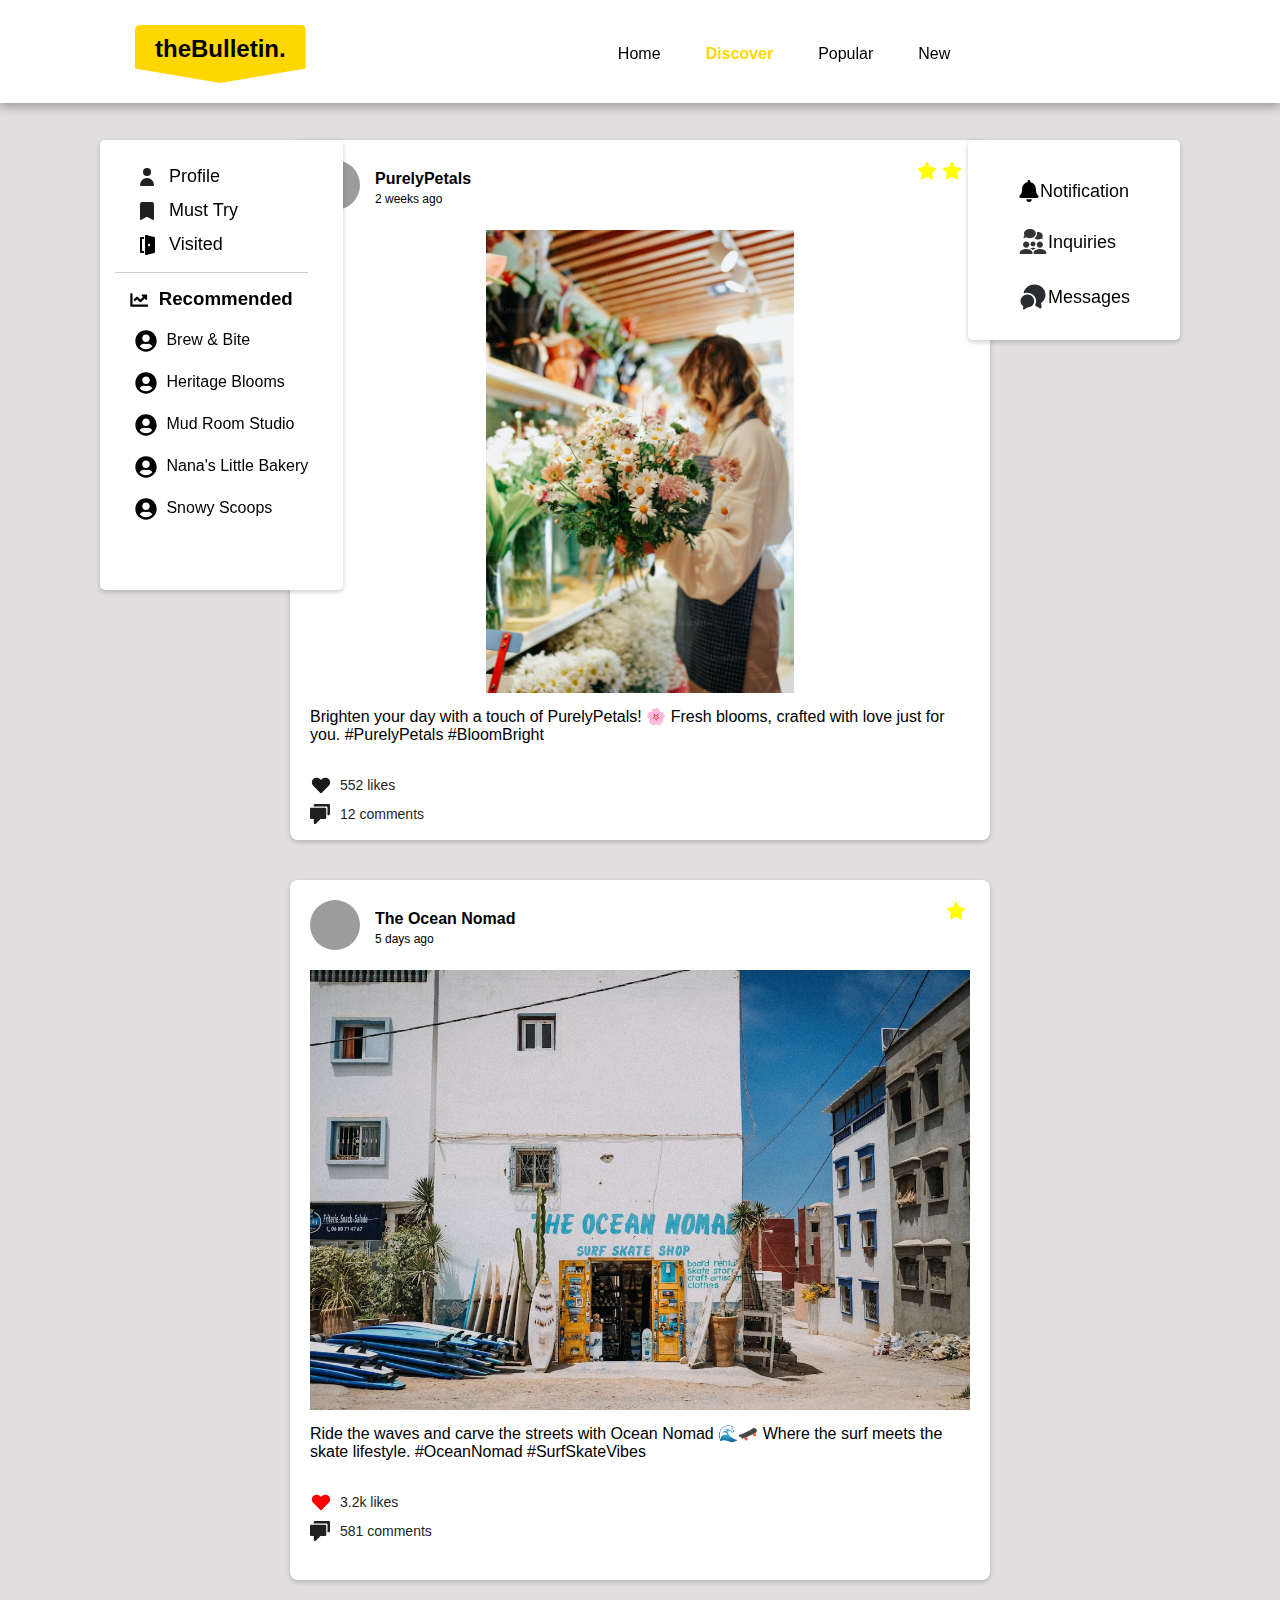
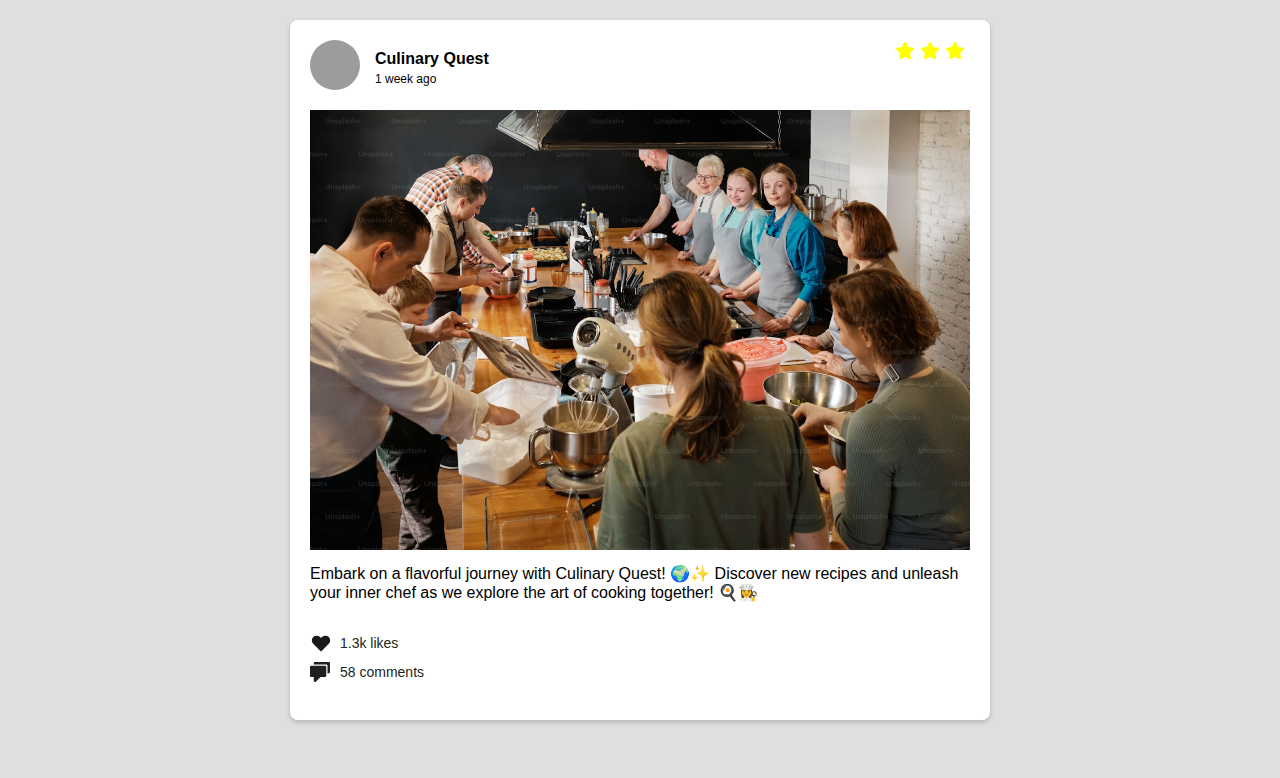
<file: discover.html>
<!DOCTYPE html>
<html lang="en">
<head>
    <meta charset="UTF-8">
    <meta name="viewport" content="width=device-width, initial-scale=1.0">
    <title>theBulletin. - Discover</title>
    <link rel="stylesheet" href="discover.css">
</head>
<body>
    <header class="header">
        <a href="index.html">
            <div class="logo">
                <p>theBulletin.</p>
            </div>
        </a>
        <nav class="navigation">
            <a href="home.html">Home</a>
            <a href="#" class="active">Discover</a>
            <a href="popular.html">Popular</a>
            <a href="new.html">New</a>
        </nav>
    </header>
    <div class="container">
        <div class="section section-20">
            <div class="rectangle">
                <h2 style="font-size: 18px;">
                    <svg viewBox="0 0 24 24" xmlns="http://www.w3.org/2000/svg" width="24" height="24" style="vertical-align: middle; margin-right: 5px;">
                        <path d="m0 0h24v24h-24z" fill="#fff" opacity="0"/>
                        <g fill="#231f20">
                            <path d="m12 11a4 4 0 1 0 -4-4 4 4 0 0 0 4 4z"/>
                            <path d="m18 21a1 1 0 0 0 1-1 7 7 0 0 0 -14 0 1 1 0 0 0 1 1z"/>
                        </g>
                    </svg>
                    <a href="profile.html">Profile</a>
                </h2>
                <h2 style="font-size: 18px;">
                    <svg viewBox="0 0 24 24" xmlns="http://www.w3.org/2000/svg" width="24" height="24" style="vertical-align: middle; margin-right: 5px;">
                        <path d="m0 0h24v24h-24z" fill="#fff" opacity="0"/>
                        <path d="m6 21a1 1 0 0 1 -.49-.13 1 1 0 0 1 -.51-.87v-14.67a2.28 2.28 0 0 1 2.2-2.33h9.6a2.28 2.28 0 0 1 2.2 2.33v14.67a1 1 0 0 1 -.5.86 1 1 0 0 1 -1 0l-5.67-3.21-5.33 3.2a1 1 0 0 1 -.5.15z" fill="#231f20"/>
                    </svg>
                    <a href="try.html">Must Try</a>
                </h2>
                <h2 style="font-size: 18px;">
                    <svg viewBox="0 0 24 24" xmlns="http://www.w3.org/2000/svg" width="24" height="24" style="vertical-align: middle; margin-right: 5px;">
                        <path d="m5 5v14c0 .553.447 1 1 1h3v-2h-2v-12h2v-2h-3c-.553 0-1 .447-1 1zm14.242-.97-8-2c-.297-.075-.614-.008-.857.182s-.385.48-.385.788v18c0 .308.142.599.385.788.178.139.394.212.615.212.081 0 .162-.01.242-.03l8-2c.446-.112.758-.511.758-.97v-14c0-.459-.312-.858-.758-.97zm-4.242 8.158c0 .459-.313.858-.758.97-.631.158-1.242-.319-1.242-.97v-.377c0-.65.611-1.128 1.242-.97.446.112.758.512.758.971z"/>
                    </svg>
                    <a href="visited.html">Visited</a>
                </h2>
                <hr />
                <h3 style="text-align: center;">
                    <svg viewBox="0 0 496 512" xmlns="http://www.w3.org/2000/svg" width="18" height="18" style="vertical-align: middle; margin-right: 5px;">
                        <path d="m496 384h-432v-304c0-8.84-7.16-16-16-16h-32c-8.84 0-16 7.16-16 16v336c0 17.67 14.33 32 32 32h464c8.84 0 16-7.16 16-16v-32c0-8.84-7.16-16-16-16zm-32-288h-118.06c-21.38 0-32.09 25.85-16.97 40.97l32.4 32.4-73.37 73.38-73.37-73.37c-12.5-12.5-32.76-12.5-45.25 0l-68.69 68.69c-6.25 6.25-6.25 16.38 0 22.63l22.62 22.62c6.25 6.25 16.38 6.25 22.63 0l46.06-46.07 73.37 73.37c12.5 12.5 32.76 12.5 45.25 0l96-96 32.4 32.4c15.12 15.12 40.97 4.41 40.97-16.97v-118.05c.01-8.84-7.15-16-15.99-16z"/>
                    </svg>
                    <a href="popular.html">Recommended</a>
                </h3>
                <ul>
                    <li>
                        <svg viewBox="0 0 496 512" xmlns="http://www.w3.org/2000/svg" width="22" height="22" style="vertical-align: middle; margin-right: 5px;">
                            <path d="m248 8c-137 0-248 111-248 248s111 248 248 248 248-111 248-248-111-248-248-248zm0 96c48.6 0 88 39.4 88 88s-39.4 88-88 88-88-39.4-88-88 39.4-88 88-88zm0 344c-58.7 0-111.3-26.6-146.5-68.2 18.8-35.4 55.6-59.8 98.5-59.8 2.4 0 4.8.4 7.1 1.1 13 4.2 26.6 6.9 40.9 6.9s28-2.7 40.9-6.9c2.3-.7 4.7-1.1 7.1-1.1 42.9 0 79.7 24.4 98.5 59.8-35.2 41.6-87.8 68.2-146.5 68.2z"/>
                        </svg>
                        Brew & Bite
                    </li>
                    <li>
                        <svg viewBox="0 0 496 512" xmlns="http://www.w3.org/2000/svg" width="22" height="22" style="vertical-align: middle; margin-right: 5px;">
                            <path d="m248 8c-137 0-248 111-248 248s111 248 248 248 248-111 248-248-111-248-248-248zm0 96c48.6 0 88 39.4 88 88s-39.4 88-88 88-88-39.4-88-88 39.4-88 88-88zm0 344c-58.7 0-111.3-26.6-146.5-68.2 18.8-35.4 55.6-59.8 98.5-59.8 2.4 0 4.8.4 7.1 1.1 13 4.2 26.6 6.9 40.9 6.9s28-2.7 40.9-6.9c2.3-.7 4.7-1.1 7.1-1.1 42.9 0 79.7 24.4 98.5 59.8-35.2 41.6-87.8 68.2-146.5 68.2z"/>
                        </svg>
                        Heritage Blooms
                    </li>
                    <li>
                        <svg viewBox="0 0 496 512" xmlns="http://www.w3.org/2000/svg" width="22" height="22" style="vertical-align: middle; margin-right: 5px;">
                            <path d="m248 8c-137 0-248 111-248 248s111 248 248 248 248-111 248-248-111-248-248-248zm0 96c48.6 0 88 39.4 88 88s-39.4 88-88 88-88-39.4-88-88 39.4-88 88-88zm0 344c-58.7 0-111.3-26.6-146.5-68.2 18.8-35.4 55.6-59.8 98.5-59.8 2.4 0 4.8.4 7.1 1.1 13 4.2 26.6 6.9 40.9 6.9s28-2.7 40.9-6.9c2.3-.7 4.7-1.1 7.1-1.1 42.9 0 79.7 24.4 98.5 59.8-35.2 41.6-87.8 68.2-146.5 68.2z"/>
                        </svg>
                        Mud Room Studio
                    </li>
                    <li>
                        <svg viewBox="0 0 496 512" xmlns="http://www.w3.org/2000/svg" width="22" height="22" style="vertical-align: middle; margin-right: 5px;">
                            <path d="m248 8c-137 0-248 111-248 248s111 248 248 248 248-111 248-248-111-248-248-248zm0 96c48.6 0 88 39.4 88 88s-39.4 88-88 88-88-39.4-88-88 39.4-88 88-88zm0 344c-58.7 0-111.3-26.6-146.5-68.2 18.8-35.4 55.6-59.8 98.5-59.8 2.4 0 4.8.4 7.1 1.1 13 4.2 26.6 6.9 40.9 6.9s28-2.7 40.9-6.9c2.3-.7 4.7-1.1 7.1-1.1 42.9 0 79.7 24.4 98.5 59.8-35.2 41.6-87.8 68.2-146.5 68.2z"/>
                        </svg>
                        Nana's Little Bakery
                    </li>
                    <li>
                        <svg viewBox="0 0 496 512" xmlns="http://www.w3.org/2000/svg" width="22" height="22" style="vertical-align: middle; margin-right: 5px;">
                            <path d="m248 8c-137 0-248 111-248 248s111 248 248 248 248-111 248-248-111-248-248-248zm0 96c48.6 0 88 39.4 88 88s-39.4 88-88 88-88-39.4-88-88 39.4-88 88-88zm0 344c-58.7 0-111.3-26.6-146.5-68.2 18.8-35.4 55.6-59.8 98.5-59.8 2.4 0 4.8.4 7.1 1.1 13 4.2 26.6 6.9 40.9 6.9s28-2.7 40.9-6.9c2.3-.7 4.7-1.1 7.1-1.1 42.9 0 79.7 24.4 98.5 59.8-35.2 41.6-87.8 68.2-146.5 68.2z"/>
                        </svg>
                        Snowy Scoops
                    </li>
                </ul>
            </div>                         
        </div>
        <div class="section section-60">
            <div class="post post1">
                <div class="account">
                    <div class="circle"></div> <!-- Circle added here -->
                    <div class="accountdate">
                        <div class="rating1">
                            <p>PurelyPetals</p>
                            <div class="star">
                                <svg viewBox="0 0 24 24" xmlns="http://www.w3.org/2000/svg" width="22" height="22">
                                    <path d="m0 0h24v24h-24z" fill="#fff" opacity="0" transform="matrix(0 1 -1 0 24 0)"/>
                                    <path d="m17.56 21a1 1 0 0 1 -.46-.11l-5.1-2.67-5.1 2.67a1 1 0 0 1 -1.45-1.06l1-5.63-4.12-4a1 1 0 0 1 -.25-1 1 1 0 0 1 .81-.68l5.7-.83 2.51-5.13a1 1 0 0 1 1.8 0l2.54 5.12 5.7.83a1 1 0 0 1 .81.68 1 1 0 0 1 -.25 1l-4.12 4 1 5.63a1 1 0 0 1 -.4 1 1 1 0 0 1 -.62.18z" fill="yellow"/>
                                </svg> 
                                <svg viewBox="0 0 24 24" xmlns="http://www.w3.org/2000/svg" width="22" height="22">
                                    <path d="m0 0h24v24h-24z" fill="#fff" opacity="0" transform="matrix(0 1 -1 0 24 0)"/>
                                    <path d="m17.56 21a1 1 0 0 1 -.46-.11l-5.1-2.67-5.1 2.67a1 1 0 0 1 -1.45-1.06l1-5.63-4.12-4a1 1 0 0 1 -.25-1 1 1 0 0 1 .81-.68l5.7-.83 2.51-5.13a1 1 0 0 1 1.8 0l2.54 5.12 5.7.83a1 1 0 0 1 .81.68 1 1 0 0 1 -.25 1l-4.12 4 1 5.63a1 1 0 0 1 -.4 1 1 1 0 0 1 -.62.18z" fill="yellow"/>
                                </svg> 
                            </div>                        
                        </div>
                        <span class="date"><p>2 weeks ago</p></span>
                    </div>
                </div>
                <div>
                    <img src="PurelyPetals.png" alt="PurelyPetals">
                    <div class="description">Brighten your day with a touch of PurelyPetals! 🌸 Fresh blooms, crafted with love just for you. #PurelyPetals #BloomBright</div>
                </div>
                <div class="icons">
                    <div class="heart">
                        <svg viewBox="0 0 24 24" xmlns="http://www.w3.org/2000/svg" width="22" height="22" style="vertical-align: middle; margin-right: 5px;">
                            <path d="m0 0h24v24h-24z" fill="#fff" opacity="0"/>
                            <path d="m12 21a1 1 0 0 1 -.71-.29l-7.77-7.78a5.26 5.26 0 0 1 0-7.4 5.24 5.24 0 0 1 7.4 0l1.08 1.08 1.08-1.08a5.24 5.24 0 0 1 7.4 0 5.26 5.26 0 0 1 0 7.4l-7.77 7.78a1 1 0 0 1 -.71.29z" fill="#1A1A1A"/> <!-- Near-black color -->
                        </svg>                                               
                        <span class="like-text">552 likes</span>
                    </div>
                    <div class="comment">
                        <svg enable-background="new 0 0 64 64" height="20" viewBox="0 0 64 64" width="20" xmlns="http://www.w3.org/2000/svg">
                            <g clip-rule="evenodd" fill="#231f20" fill-rule="evenodd">
                                <path d="m48 12h-44c-2.211 0-4 1.789-4 4v28c0 2.211 1.789 4 4 4h8v12c0 1.617.973 3.078 2.469 3.695.496.207 1.015.305 1.531.305 1.039 0 2.062-.406 2.828-1.172l14.828-14.828h14.344c2.211 0 4-1.789 4-4v-28c0-2.211-1.789-4-4-4z"/>
                                <path d="m60 0h-44c-2.211 0-4 1.789-4 4v4h40c2.211 0 4 1.789 4 4v24h4c2.211 0 4-1.789 4-4v-28c0-2.211-1.789-4-4-4z"/>
                            </g>
                        </svg>
                        <span class="comment-text">12 comments</span>
                    </div>
                </div>
            </div>
            <div class="post post2">
                <div class="account">
                    <div class="circle"></div> <!-- Circle added here -->
                    <div class="accountdate">
                        <div class="rating2">
                            <p>The Ocean Nomad</p>
                            <div class="star">
                                <svg viewBox="0 0 24 24" xmlns="http://www.w3.org/2000/svg" width="22" height="22">
                                    <path d="m0 0h24v24h-24z" fill="#fff" opacity="0" transform="matrix(0 1 -1 0 24 0)"/>
                                    <path d="m17.56 21a1 1 0 0 1 -.46-.11l-5.1-2.67-5.1 2.67a1 1 0 0 1 -1.45-1.06l1-5.63-4.12-4a1 1 0 0 1 -.25-1 1 1 0 0 1 .81-.68l5.7-.83 2.51-5.13a1 1 0 0 1 1.8 0l2.54 5.12 5.7.83a1 1 0 0 1 .81.68 1 1 0 0 1 -.25 1l-4.12 4 1 5.63a1 1 0 0 1 -.4 1 1 1 0 0 1 -.62.18z" fill="yellow"/>
                                </svg> 
                            </div>                        
                        </div>
                        <span class="date"><p>5 days ago</p></span>
                    </div>
                </div>
                <div>
                    <img src="The Ocean Nomad.png" alt="TheOceanNomad">
                    <div class="description">Ride the waves and carve the streets with Ocean Nomad 🌊🛹 Where the surf meets the skate lifestyle. #OceanNomad #SurfSkateVibes</div>
                </div>
                <div class="icons">
                    <div class="heart">
                        <svg viewBox="0 0 24 24" xmlns="http://www.w3.org/2000/svg" width="22" height="22" style="vertical-align: middle; margin-right: 5px;">
                            <path d="m0 0h24v24h-24z" fill="#fff" opacity="0"/>
                            <path d="m12 21a1 1 0 0 1 -.71-.29l-7.77-7.78a5.26 5.26 0 0 1 0-7.4 5.24 5.24 0 0 1 7.4 0l1.08 1.08 1.08-1.08a5.24 5.24 0 0 1 7.4 0 5.26 5.26 0 0 1 0 7.4l-7.77 7.78a1 1 0 0 1 -.71.29z" fill="red"/>
                        </svg>                                               
                        <span class="like-text">3.2k likes</span>
                    </div>
                    <div class="comment">
                        <svg enable-background="new 0 0 64 64" height="20" viewBox="0 0 64 64" width="20" xmlns="http://www.w3.org/2000/svg">
                            <g clip-rule="evenodd" fill="#231f20" fill-rule="evenodd">
                                <path d="m48 12h-44c-2.211 0-4 1.789-4 4v28c0 2.211 1.789 4 4 4h8v12c0 1.617.973 3.078 2.469 3.695.496.207 1.015.305 1.531.305 1.039 0 2.062-.406 2.828-1.172l14.828-14.828h14.344c2.211 0 4-1.789 4-4v-28c0-2.211-1.789-4-4-4z"/>
                                <path d="m60 0h-44c-2.211 0-4 1.789-4 4v4h40c2.211 0 4 1.789 4 4v24h4c2.211 0 4-1.789 4-4v-28c0-2.211-1.789-4-4-4z"/>
                            </g>
                        </svg>                                                                 
                        <span class="comment-text">581 comments</span>
                    </div>
                </div>
            </div>
            <div class="post post3">
                <div class="account">
                    <div class="circle"></div> <!-- Circle added here -->
                    <div class="accountdate">
                        <div class="rating3">
                            <p>Culinary Quest</p>
                            <div class="star">
                                <svg viewBox="0 0 24 24" xmlns="http://www.w3.org/2000/svg" width="22" height="22">
                                    <path d="m0 0h24v24h-24z" fill="#fff" opacity="0" transform="matrix(0 1 -1 0 24 0)"/>
                                    <path d="m17.56 21a1 1 0 0 1 -.46-.11l-5.1-2.67-5.1 2.67a1 1 0 0 1 -1.45-1.06l1-5.63-4.12-4a1 1 0 0 1 -.25-1 1 1 0 0 1 .81-.68l5.7-.83 2.51-5.13a1 1 0 0 1 1.8 0l2.54 5.12 5.7.83a1 1 0 0 1 .81.68 1 1 0 0 1 -.25 1l-4.12 4 1 5.63a1 1 0 0 1 -.4 1 1 1 0 0 1 -.62.18z" fill="yellow"/>
                                </svg> 
                                <svg viewBox="0 0 24 24" xmlns="http://www.w3.org/2000/svg" width="22" height="22">
                                    <path d="m0 0h24v24h-24z" fill="#fff" opacity="0" transform="matrix(0 1 -1 0 24 0)"/>
                                    <path d="m17.56 21a1 1 0 0 1 -.46-.11l-5.1-2.67-5.1 2.67a1 1 0 0 1 -1.45-1.06l1-5.63-4.12-4a1 1 0 0 1 -.25-1 1 1 0 0 1 .81-.68l5.7-.83 2.51-5.13a1 1 0 0 1 1.8 0l2.54 5.12 5.7.83a1 1 0 0 1 .81.68 1 1 0 0 1 -.25 1l-4.12 4 1 5.63a1 1 0 0 1 -.4 1 1 1 0 0 1 -.62.18z" fill="yellow"/>
                                </svg> 
                                <svg viewBox="0 0 24 24" xmlns="http://www.w3.org/2000/svg" width="22" height="22">
                                    <path d="m0 0h24v24h-24z" fill="#fff" opacity="0" transform="matrix(0 1 -1 0 24 0)"/>
                                    <path d="m17.56 21a1 1 0 0 1 -.46-.11l-5.1-2.67-5.1 2.67a1 1 0 0 1 -1.45-1.06l1-5.63-4.12-4a1 1 0 0 1 -.25-1 1 1 0 0 1 .81-.68l5.7-.83 2.51-5.13a1 1 0 0 1 1.8 0l2.54 5.12 5.7.83a1 1 0 0 1 .81.68 1 1 0 0 1 -.25 1l-4.12 4 1 5.63a1 1 0 0 1 -.4 1 1 1 0 0 1 -.62.18z" fill="yellow"/>
                                </svg> 
                            </div>                        
                        </div>
                        <span class="date"><p>1 week ago</p></span>
                    </div>
                </div>
                <div>
                    <img src="CulinaryQuest.png" alt="CulinaryQuest">
                    <div class="description">Embark on a flavorful journey with Culinary Quest! 🌍✨ Discover new recipes and unleash your inner chef as we explore the art of cooking together! 🍳👩‍🍳</div>
                </div>
                <div class="icons">
                    <div class="heart">
                        <svg viewBox="0 0 24 24" xmlns="http://www.w3.org/2000/svg" width="22" height="22" style="vertical-align: middle; margin-right: 5px;">
                            <path d="m0 0h24v24h-24z" fill="#fff" opacity="0"/>
                            <path d="m12 21a1 1 0 0 1 -.71-.29l-7.77-7.78a5.26 5.26 0 0 1 0-7.4 5.24 5.24 0 0 1 7.4 0l1.08 1.08 1.08-1.08a5.24 5.24 0 0 1 7.4 0 5.26 5.26 0 0 1 0 7.4l-7.77 7.78a1 1 0 0 1 -.71.29z" fill="#1A1A1A"/> <!-- Near-black color -->
                        </svg>                                               
                        <span class="like-text">1.3k likes</span>
                    </div>
                    <div class="comment">
                        <svg enable-background="new 0 0 64 64" height="20" viewBox="0 0 64 64" width="20" xmlns="http://www.w3.org/2000/svg">
                            <g clip-rule="evenodd" fill="#231f20" fill-rule="evenodd">
                                <path d="m48 12h-44c-2.211 0-4 1.789-4 4v28c0 2.211 1.789 4 4 4h8v12c0 1.617.973 3.078 2.469 3.695.496.207 1.015.305 1.531.305 1.039 0 2.062-.406 2.828-1.172l14.828-14.828h14.344c2.211 0 4-1.789 4-4v-28c0-2.211-1.789-4-4-4z"/>
                                <path d="m60 0h-44c-2.211 0-4 1.789-4 4v4h40c2.211 0 4 1.789 4 4v24h4c2.211 0 4-1.789 4-4v-28c0-2.211-1.789-4-4-4z"/>
                            </g>
                        </svg>
                        <span class="comment-text">58 comments</span>
                    </div>
                </div>
            </div>
            <br>
        </div>
        <div class="section section-20">
            <div class="notification">
                <h2 style="font-size: 18px; display: flex; align-items: center;">
                    <svg viewBox="0 0 448 512" xmlns="http://www.w3.org/2000/svg" width="22" height="22" fill="black">
                        <path d="m224 512c35.32 0 63.97-28.65 63.97-64h-127.94c0 35.35 28.65 64 63.97 64zm215.39-149.71c-19.32-20.76-55.47-51.99-55.47-154.29 0-77.7-54.48-139.9-127.94-155.16v-20.84c0-17.67-14.32-32-31.98-32s-31.98 14.33-31.98 32v20.84c-73.46 15.26-127.94 77.46-127.94 155.16 0 102.3-36.15 133.53-55.47 154.29-6 6.45-8.66 14.16-8.61 21.71.11 16.4 12.98 32 32.1 32h383.8c19.12 0 32-15.6 32.1-32 .05-7.55-2.61-15.27-8.61-21.71z"/>
                    </svg>
                    Notification
                </h2>
                
                <h2 style="font-size: 18px; display: flex; align-items: center;">
                    <svg fill="black" height="30" width="30" viewBox="0 0 48 48" xmlns="http://www.w3.org/2000/svg">
                        <g fill="#333">
                            <path d="m18 28c0 2.7625-2.2375 5-5 5s-5-2.2375-5-5 2.2375-5 5-5 5 2.2375 5 5z"/>
                            <path d="m3 40.3333c0-3.5466 6.6625-5.3333 10-5.3333s10 1.7867 10 5.3333v2.6667h-20z"/>
                            <path d="m40 28c0 2.7625-2.2375 5-5 5s-5-2.2375-5-5 2.2375-5 5-5 5 2.2375 5 5z"/>
                            <path d="m28 27c0 2.21-1.79 4-4 4s-4-1.79-4-4 1.79-4 4-4 4 1.79 4 4z"/>
                            <path d="m25 40.3333c0-3.5466 6.6625-5.3333 10-5.3333s10 1.7867 10 5.3333v2.6667h-20z"/>
                            <g clip-rule="evenodd" fill-rule="evenodd">
                                <path d="m28.7508 34.185c-.2669.0981-.5302.2023-.7883.3125-1.1711.5005-2.3537 1.1766-3.2725 2.081-.246.2423-.4795.5079-.69.7965-.2105-.2886-.444-.5542-.6901-.7965-.9187-.9044-2.1014-1.5805-3.2725-2.081-.258-.1102-.5213-.2144-.7883-.3125 1.5226-.7889 3.4807-1.185 4.7509-1.185 1.2701 0 3.2282.3961 4.7508 1.185z"/>
                                <path d="m19.0938 18c5.2467 0 9.5-3.3579 9.5-7.5 0-4.14214-4.2533-7.5-9.5-7.5s-9.49999 3.35786-9.49999 7.5c0 1.0062.25097 1.9661.70619 2.8428-1.00545 1.2324-1.25171 3.0983-1.29957 4.2711-.01742.4268.49792.6451.8401.3894.68627-.5129 1.77617-1.2085 3.19197-1.728 1.6448 1.0772 3.7573 1.7247 6.0613 1.7247z"/>
                                <path d="m26.3671 17.8655c2.5853-1.742 4.2363-4.3945 4.2363-7.3655 0-.79929-.1195-1.57553-.3445-2.31719.5901-.11938 1.208-.18281 1.8445-.18281 4.1421 0 7.5 2.6863 7.5 6 0 .9484-.275 1.8453-.7648 2.6427.4625.7834.6269 1.7657.6803 2.5048.0307.426-.4849.6494-.835.4046-.4333-.303-1.0234-.6592-1.7477-.9636-1.3053.8807-2.9916 1.4115-4.8328 1.4115-2.3013 0-4.3606-.8292-5.7363-2.1345z"/>
                            </g>
                        </g>
                    </svg>
                    Inquiries
                </h2>
                
                <h2 style="font-size: 18px; display: flex; align-items: center;">
                    <svg fill="black" height="30" width="30" viewBox="0 0 24 24" xmlns="http://www.w3.org/2000/svg">
                        <g fill="#292d32">
                            <path d="m18.4704 16.83.39 3.16c.1.83-.79 1.41-1.5.98l-3.46-2.06c-.24-.14-.3-.44-.17-.68.5-.92.77-1.96.77-3 0-3.66-3.14-6.64-7.00002-6.64-.79 0-1.56.12-2.28.36-.37.12-.73-.22-.64-.6.91-3.64 4.41-6.35 8.59002-6.35 4.88 0 8.83 3.69 8.83 8.24 0 2.7-1.39 5.09-3.53 6.59z"/>
                            <path d="m13 15.2298c0 1.19-.44 2.29-1.18 3.16-.99 1.2-2.56 1.97-4.32 1.97l-2.61 1.55c-.44.27-1-.1-.94-.61l.25-1.97c-1.34-.93-2.2-2.42-2.2-4.1 0-1.76.94-3.31 2.38-4.23.89-.58 1.96-.91 3.12-.91 3.04 0 5.5 2.3 5.5 5.14z"/>
                        </g>
                    </svg>
                    Messages
                </h2>
            </div>
        </div>
    </div>
</body>
</html>
</file>
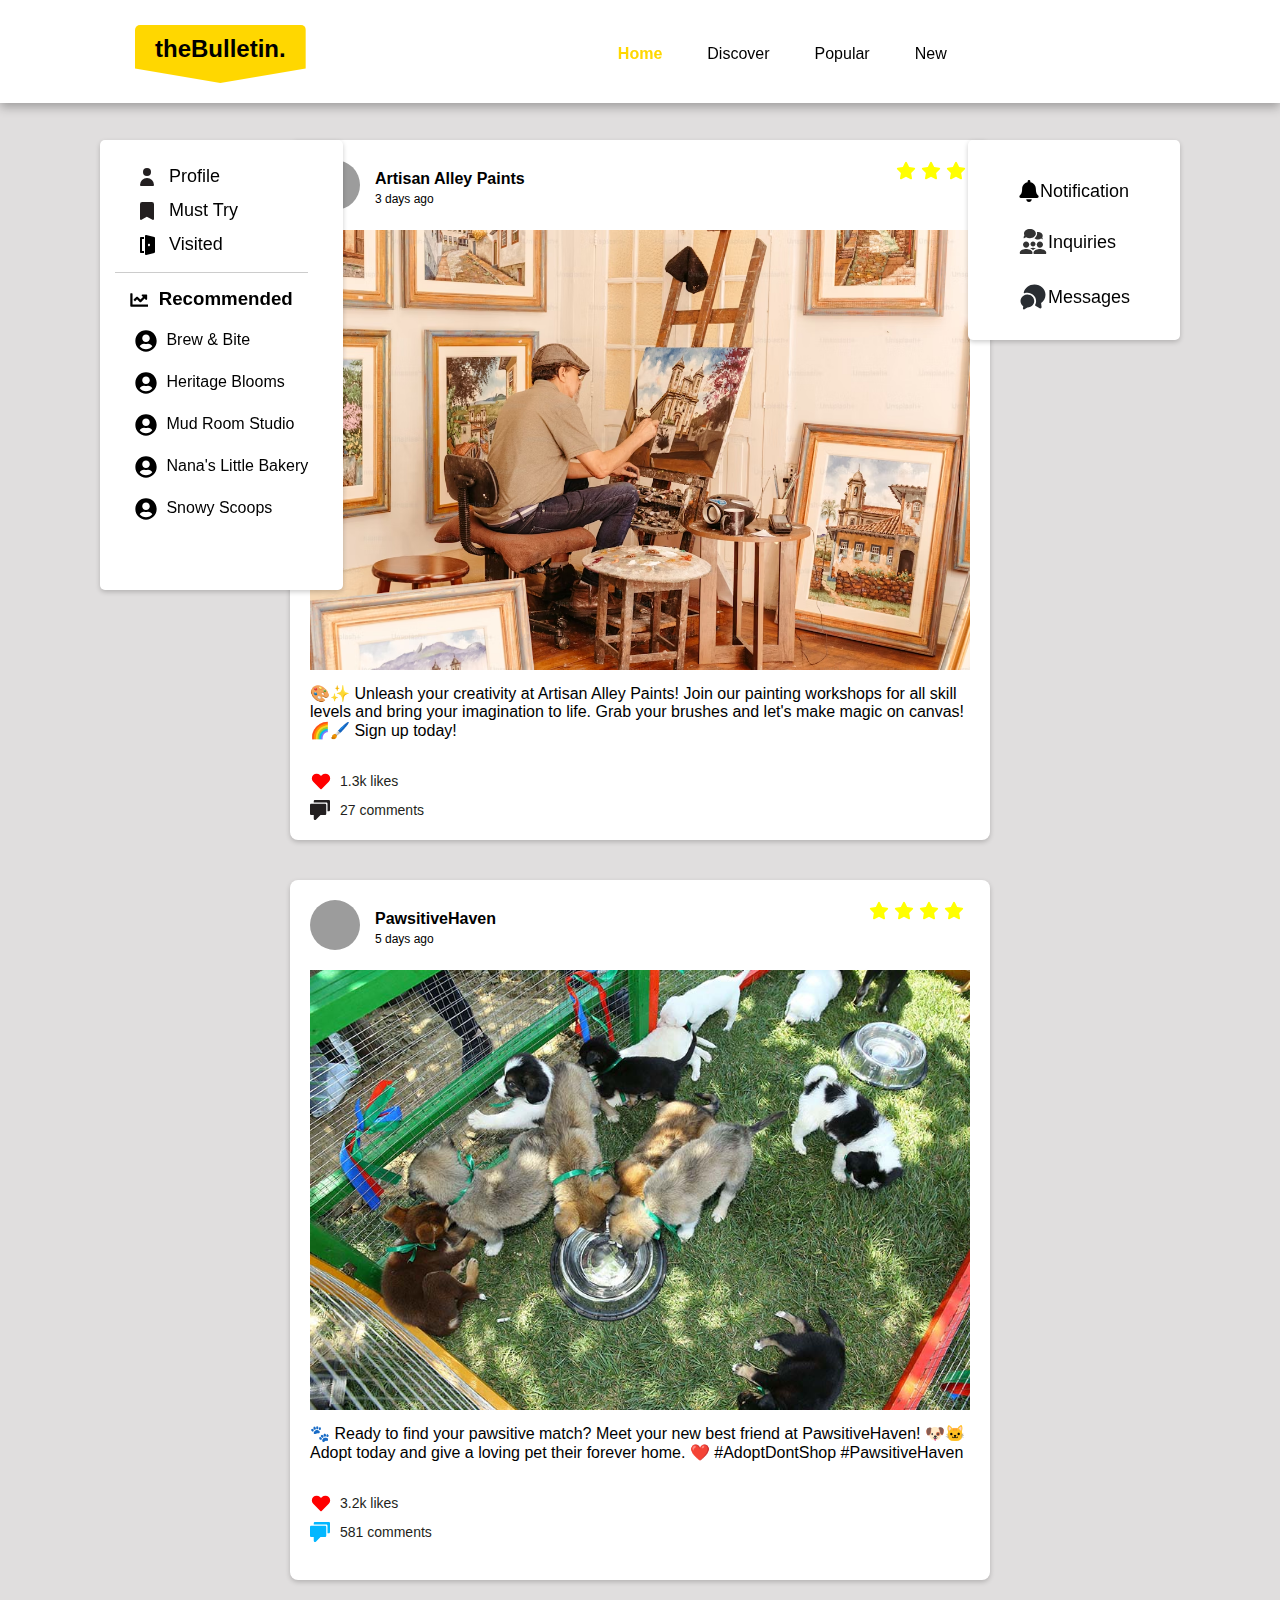
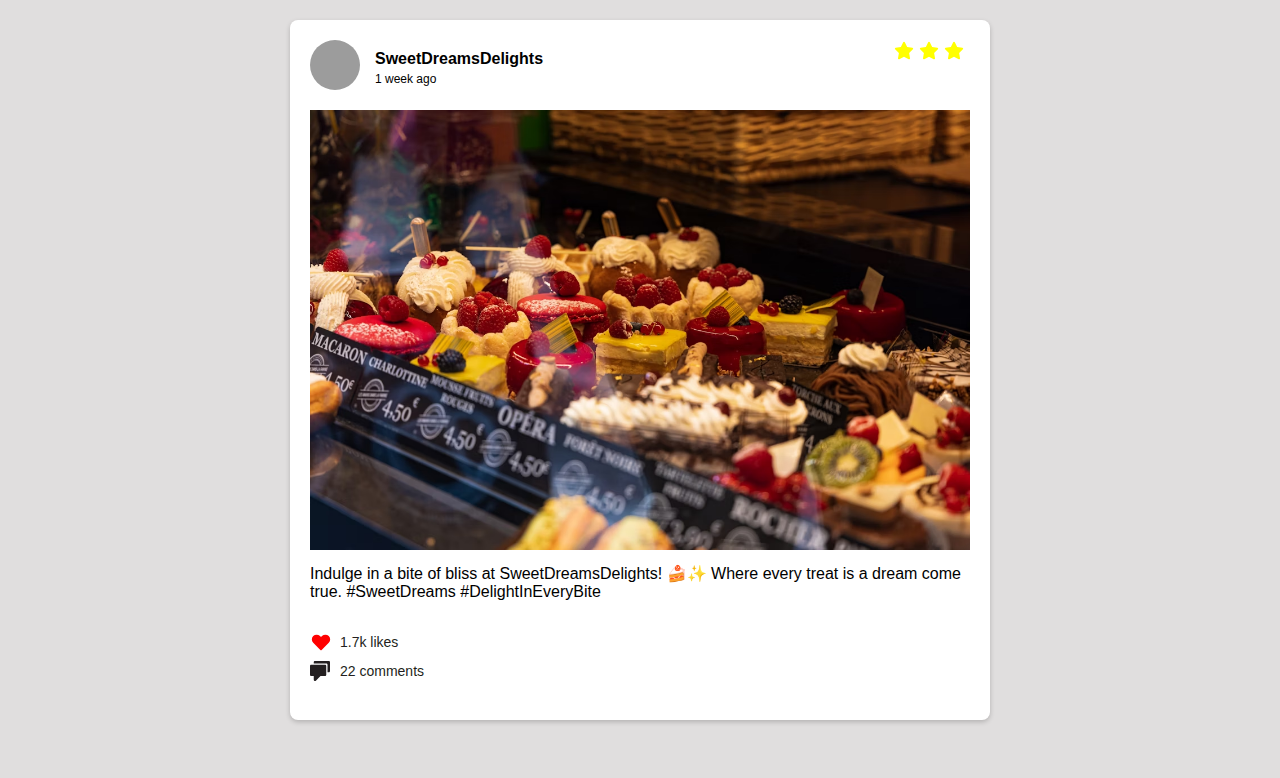
<file: home.html>
<!DOCTYPE html>
<html lang="en">
<head>
    <meta charset="UTF-8">
    <meta name="viewport" content="width=device-width, initial-scale=1.0">
    <title>theBulletin. - Home</title>
    <link rel="stylesheet" href="home.css">
</head>
<body>
    <header class="header">
        <a href="index.html">
            <div class="logo">
                <p>theBulletin.</p>
            </div>
        </a>
        <nav class="navigation">
            <a href="#" class="active">Home</a>
            <a href="discover.html">Discover</a>
            <a href="popular.html">Popular</a>
            <a href="new.html">New</a>
        </nav>
    </header>
    <div class="container">
        <div class="section section-20">
            <div class="rectangle">
                <h2 style="font-size: 18px;">
                    <svg viewBox="0 0 24 24" xmlns="http://www.w3.org/2000/svg" width="24" height="24" style="vertical-align: middle; margin-right: 5px;">
                        <path d="m0 0h24v24h-24z" fill="#fff" opacity="0"/>
                        <g fill="#231f20">
                            <path d="m12 11a4 4 0 1 0 -4-4 4 4 0 0 0 4 4z"/>
                            <path d="m18 21a1 1 0 0 0 1-1 7 7 0 0 0 -14 0 1 1 0 0 0 1 1z"/>
                        </g>
                    </svg>
                    <a href="profile.html">Profile</a>
                </h2>
                <h2 style="font-size: 18px;">
                    <svg viewBox="0 0 24 24" xmlns="http://www.w3.org/2000/svg" width="24" height="24" style="vertical-align: middle; margin-right: 5px;">
                        <path d="m0 0h24v24h-24z" fill="#fff" opacity="0"/>
                        <path d="m6 21a1 1 0 0 1 -.49-.13 1 1 0 0 1 -.51-.87v-14.67a2.28 2.28 0 0 1 2.2-2.33h9.6a2.28 2.28 0 0 1 2.2 2.33v14.67a1 1 0 0 1 -.5.86 1 1 0 0 1 -1 0l-5.67-3.21-5.33 3.2a1 1 0 0 1 -.5.15z" fill="#231f20"/>
                    </svg>
                    <a href="try.html">Must Try</a>
                </h2>
                <h2 style="font-size: 18px;">
                    <svg viewBox="0 0 24 24" xmlns="http://www.w3.org/2000/svg" width="24" height="24" style="vertical-align: middle; margin-right: 5px;">
                        <path d="m5 5v14c0 .553.447 1 1 1h3v-2h-2v-12h2v-2h-3c-.553 0-1 .447-1 1zm14.242-.97-8-2c-.297-.075-.614-.008-.857.182s-.385.48-.385.788v18c0 .308.142.599.385.788.178.139.394.212.615.212.081 0 .162-.01.242-.03l8-2c.446-.112.758-.511.758-.97v-14c0-.459-.312-.858-.758-.97zm-4.242 8.158c0 .459-.313.858-.758.97-.631.158-1.242-.319-1.242-.97v-.377c0-.65.611-1.128 1.242-.97.446.112.758.512.758.971z"/>
                    </svg>
                    <a href="visited.html">Visited</a>
                </h2>
                <hr />
                <h3 style="text-align: center;">
                    <svg viewBox="0 0 496 512" xmlns="http://www.w3.org/2000/svg" width="18" height="18" style="vertical-align: middle; margin-right: 5px;">
                        <path d="m496 384h-432v-304c0-8.84-7.16-16-16-16h-32c-8.84 0-16 7.16-16 16v336c0 17.67 14.33 32 32 32h464c8.84 0 16-7.16 16-16v-32c0-8.84-7.16-16-16-16zm-32-288h-118.06c-21.38 0-32.09 25.85-16.97 40.97l32.4 32.4-73.37 73.38-73.37-73.37c-12.5-12.5-32.76-12.5-45.25 0l-68.69 68.69c-6.25 6.25-6.25 16.38 0 22.63l22.62 22.62c6.25 6.25 16.38 6.25 22.63 0l46.06-46.07 73.37 73.37c12.5 12.5 32.76 12.5 45.25 0l96-96 32.4 32.4c15.12 15.12 40.97 4.41 40.97-16.97v-118.05c.01-8.84-7.15-16-15.99-16z"/>
                    </svg>
                    <a href="popular.html">Recommended</a>
                </h3>
                <ul>
                    <li>
                        <svg viewBox="0 0 496 512" xmlns="http://www.w3.org/2000/svg" width="22" height="22" style="vertical-align: middle; margin-right: 5px;">
                            <path d="m248 8c-137 0-248 111-248 248s111 248 248 248 248-111 248-248-111-248-248-248zm0 96c48.6 0 88 39.4 88 88s-39.4 88-88 88-88-39.4-88-88 39.4-88 88-88zm0 344c-58.7 0-111.3-26.6-146.5-68.2 18.8-35.4 55.6-59.8 98.5-59.8 2.4 0 4.8.4 7.1 1.1 13 4.2 26.6 6.9 40.9 6.9s28-2.7 40.9-6.9c2.3-.7 4.7-1.1 7.1-1.1 42.9 0 79.7 24.4 98.5 59.8-35.2 41.6-87.8 68.2-146.5 68.2z"/>
                        </svg>
                        Brew & Bite
                    </li>
                    <li>
                        <svg viewBox="0 0 496 512" xmlns="http://www.w3.org/2000/svg" width="22" height="22" style="vertical-align: middle; margin-right: 5px;">
                            <path d="m248 8c-137 0-248 111-248 248s111 248 248 248 248-111 248-248-111-248-248-248zm0 96c48.6 0 88 39.4 88 88s-39.4 88-88 88-88-39.4-88-88 39.4-88 88-88zm0 344c-58.7 0-111.3-26.6-146.5-68.2 18.8-35.4 55.6-59.8 98.5-59.8 2.4 0 4.8.4 7.1 1.1 13 4.2 26.6 6.9 40.9 6.9s28-2.7 40.9-6.9c2.3-.7 4.7-1.1 7.1-1.1 42.9 0 79.7 24.4 98.5 59.8-35.2 41.6-87.8 68.2-146.5 68.2z"/>
                        </svg>
                        Heritage Blooms
                    </li>
                    <li>
                        <svg viewBox="0 0 496 512" xmlns="http://www.w3.org/2000/svg" width="22" height="22" style="vertical-align: middle; margin-right: 5px;">
                            <path d="m248 8c-137 0-248 111-248 248s111 248 248 248 248-111 248-248-111-248-248-248zm0 96c48.6 0 88 39.4 88 88s-39.4 88-88 88-88-39.4-88-88 39.4-88 88-88zm0 344c-58.7 0-111.3-26.6-146.5-68.2 18.8-35.4 55.6-59.8 98.5-59.8 2.4 0 4.8.4 7.1 1.1 13 4.2 26.6 6.9 40.9 6.9s28-2.7 40.9-6.9c2.3-.7 4.7-1.1 7.1-1.1 42.9 0 79.7 24.4 98.5 59.8-35.2 41.6-87.8 68.2-146.5 68.2z"/>
                        </svg>
                        Mud Room Studio
                    </li>
                    <li>
                        <svg viewBox="0 0 496 512" xmlns="http://www.w3.org/2000/svg" width="22" height="22" style="vertical-align: middle; margin-right: 5px;">
                            <path d="m248 8c-137 0-248 111-248 248s111 248 248 248 248-111 248-248-111-248-248-248zm0 96c48.6 0 88 39.4 88 88s-39.4 88-88 88-88-39.4-88-88 39.4-88 88-88zm0 344c-58.7 0-111.3-26.6-146.5-68.2 18.8-35.4 55.6-59.8 98.5-59.8 2.4 0 4.8.4 7.1 1.1 13 4.2 26.6 6.9 40.9 6.9s28-2.7 40.9-6.9c2.3-.7 4.7-1.1 7.1-1.1 42.9 0 79.7 24.4 98.5 59.8-35.2 41.6-87.8 68.2-146.5 68.2z"/>
                        </svg>
                        Nana's Little Bakery
                    </li>
                    <li>
                        <svg viewBox="0 0 496 512" xmlns="http://www.w3.org/2000/svg" width="22" height="22" style="vertical-align: middle; margin-right: 5px;">
                            <path d="m248 8c-137 0-248 111-248 248s111 248 248 248 248-111 248-248-111-248-248-248zm0 96c48.6 0 88 39.4 88 88s-39.4 88-88 88-88-39.4-88-88 39.4-88 88-88zm0 344c-58.7 0-111.3-26.6-146.5-68.2 18.8-35.4 55.6-59.8 98.5-59.8 2.4 0 4.8.4 7.1 1.1 13 4.2 26.6 6.9 40.9 6.9s28-2.7 40.9-6.9c2.3-.7 4.7-1.1 7.1-1.1 42.9 0 79.7 24.4 98.5 59.8-35.2 41.6-87.8 68.2-146.5 68.2z"/>
                        </svg>
                        Snowy Scoops
                    </li>
                </ul>
            </div>                         
        </div>
        <div class="section section-60">
            <div class="post post1">
                <div class="account">
                    <div class="circle"></div> <!-- Circle added here -->
                    <div class="accountdate">
                        <div class="rating1">
                            <p>Artisan Alley Paints</p>
                            <div class="star">
                                <svg viewBox="0 0 24 24" xmlns="http://www.w3.org/2000/svg" width="22" height="22">
                                    <path d="m0 0h24v24h-24z" fill="#fff" opacity="0" transform="matrix(0 1 -1 0 24 0)"/>
                                    <path d="m17.56 21a1 1 0 0 1 -.46-.11l-5.1-2.67-5.1 2.67a1 1 0 0 1 -1.45-1.06l1-5.63-4.12-4a1 1 0 0 1 -.25-1 1 1 0 0 1 .81-.68l5.7-.83 2.51-5.13a1 1 0 0 1 1.8 0l2.54 5.12 5.7.83a1 1 0 0 1 .81.68 1 1 0 0 1 -.25 1l-4.12 4 1 5.63a1 1 0 0 1 -.4 1 1 1 0 0 1 -.62.18z" fill="yellow"/>
                                </svg> 
                                <svg viewBox="0 0 24 24" xmlns="http://www.w3.org/2000/svg" width="22" height="22">
                                    <path d="m0 0h24v24h-24z" fill="#fff" opacity="0" transform="matrix(0 1 -1 0 24 0)"/>
                                    <path d="m17.56 21a1 1 0 0 1 -.46-.11l-5.1-2.67-5.1 2.67a1 1 0 0 1 -1.45-1.06l1-5.63-4.12-4a1 1 0 0 1 -.25-1 1 1 0 0 1 .81-.68l5.7-.83 2.51-5.13a1 1 0 0 1 1.8 0l2.54 5.12 5.7.83a1 1 0 0 1 .81.68 1 1 0 0 1 -.25 1l-4.12 4 1 5.63a1 1 0 0 1 -.4 1 1 1 0 0 1 -.62.18z" fill="yellow"/>
                                </svg> 
                                <svg viewBox="0 0 24 24" xmlns="http://www.w3.org/2000/svg" width="22" height="22">
                                    <path d="m0 0h24v24h-24z" fill="#fff" opacity="0" transform="matrix(0 1 -1 0 24 0)"/>
                                    <path d="m17.56 21a1 1 0 0 1 -.46-.11l-5.1-2.67-5.1 2.67a1 1 0 0 1 -1.45-1.06l1-5.63-4.12-4a1 1 0 0 1 -.25-1 1 1 0 0 1 .81-.68l5.7-.83 2.51-5.13a1 1 0 0 1 1.8 0l2.54 5.12 5.7.83a1 1 0 0 1 .81.68 1 1 0 0 1 -.25 1l-4.12 4 1 5.63a1 1 0 0 1 -.4 1 1 1 0 0 1 -.62.18z" fill="yellow"/>
                                </svg> 
                            </div>                        
                        </div>
                        <span class="date"><p>3 days ago</p></span>
                    </div>
                </div>
                <div>
                    <img src="ArtisanAlleyPaints.png" alt="ArtisanAlleyPaints">
                    <div class="description">🎨✨ Unleash your creativity at Artisan Alley Paints! Join our painting workshops for all skill levels and bring your imagination to life. Grab your brushes and let's make magic on canvas! 🌈🖌️ Sign up today!</div>
                </div>
                <div class="icons">
                    <div class="heart">
                        <svg viewBox="0 0 24 24" xmlns="http://www.w3.org/2000/svg" width="22" height="22" style="vertical-align: middle; margin-right: 5px;">
                            <path d="m0 0h24v24h-24z" fill="#fff" opacity="0"/>
                            <path d="m12 21a1 1 0 0 1 -.71-.29l-7.77-7.78a5.26 5.26 0 0 1 0-7.4 5.24 5.24 0 0 1 7.4 0l1.08 1.08 1.08-1.08a5.24 5.24 0 0 1 7.4 0 5.26 5.26 0 0 1 0 7.4l-7.77 7.78a1 1 0 0 1 -.71.29z" fill="red"/>
                        </svg>                        
                        <span class="like-text">1.3k likes</span>
                    </div>
                    <div class="comment">
                        <svg enable-background="new 0 0 64 64" height="20" viewBox="0 0 64 64" width="20" xmlns="http://www.w3.org/2000/svg">
                            <g clip-rule="evenodd" fill="#231f20" fill-rule="evenodd">
                                <path d="m48 12h-44c-2.211 0-4 1.789-4 4v28c0 2.211 1.789 4 4 4h8v12c0 1.617.973 3.078 2.469 3.695.496.207 1.015.305 1.531.305 1.039 0 2.062-.406 2.828-1.172l14.828-14.828h14.344c2.211 0 4-1.789 4-4v-28c0-2.211-1.789-4-4-4z"/>
                                <path d="m60 0h-44c-2.211 0-4 1.789-4 4v4h40c2.211 0 4 1.789 4 4v24h4c2.211 0 4-1.789 4-4v-28c0-2.211-1.789-4-4-4z"/>
                            </g>
                        </svg>
                        <span class="comment-text">27 comments</span>
                    </div>
                </div>
            </div>
            <div class="post post2">
                <div class="account">
                    <div class="circle"></div> <!-- Circle added here -->
                    <div class="accountdate">
                        <div class="rating2">
                            <p>PawsitiveHaven</p>
                            <div class="star">
                                <svg viewBox="0 0 24 24" xmlns="http://www.w3.org/2000/svg" width="22" height="22">
                                    <path d="m0 0h24v24h-24z" fill="#fff" opacity="0" transform="matrix(0 1 -1 0 24 0)"/>
                                    <path d="m17.56 21a1 1 0 0 1 -.46-.11l-5.1-2.67-5.1 2.67a1 1 0 0 1 -1.45-1.06l1-5.63-4.12-4a1 1 0 0 1 -.25-1 1 1 0 0 1 .81-.68l5.7-.83 2.51-5.13a1 1 0 0 1 1.8 0l2.54 5.12 5.7.83a1 1 0 0 1 .81.68 1 1 0 0 1 -.25 1l-4.12 4 1 5.63a1 1 0 0 1 -.4 1 1 1 0 0 1 -.62.18z" fill="yellow"/>
                                </svg> 
                                <svg viewBox="0 0 24 24" xmlns="http://www.w3.org/2000/svg" width="22" height="22">
                                    <path d="m0 0h24v24h-24z" fill="#fff" opacity="0" transform="matrix(0 1 -1 0 24 0)"/>
                                    <path d="m17.56 21a1 1 0 0 1 -.46-.11l-5.1-2.67-5.1 2.67a1 1 0 0 1 -1.45-1.06l1-5.63-4.12-4a1 1 0 0 1 -.25-1 1 1 0 0 1 .81-.68l5.7-.83 2.51-5.13a1 1 0 0 1 1.8 0l2.54 5.12 5.7.83a1 1 0 0 1 .81.68 1 1 0 0 1 -.25 1l-4.12 4 1 5.63a1 1 0 0 1 -.4 1 1 1 0 0 1 -.62.18z" fill="yellow"/>
                                </svg> 
                                <svg viewBox="0 0 24 24" xmlns="http://www.w3.org/2000/svg" width="22" height="22">
                                    <path d="m0 0h24v24h-24z" fill="#fff" opacity="0" transform="matrix(0 1 -1 0 24 0)"/>
                                    <path d="m17.56 21a1 1 0 0 1 -.46-.11l-5.1-2.67-5.1 2.67a1 1 0 0 1 -1.45-1.06l1-5.63-4.12-4a1 1 0 0 1 -.25-1 1 1 0 0 1 .81-.68l5.7-.83 2.51-5.13a1 1 0 0 1 1.8 0l2.54 5.12 5.7.83a1 1 0 0 1 .81.68 1 1 0 0 1 -.25 1l-4.12 4 1 5.63a1 1 0 0 1 -.4 1 1 1 0 0 1 -.62.18z" fill="yellow"/>
                                </svg> 
                                <svg viewBox="0 0 24 24" xmlns="http://www.w3.org/2000/svg" width="22" height="22">
                                    <path d="m0 0h24v24h-24z" fill="#fff" opacity="0" transform="matrix(0 1 -1 0 24 0)"/>
                                    <path d="m17.56 21a1 1 0 0 1 -.46-.11l-5.1-2.67-5.1 2.67a1 1 0 0 1 -1.45-1.06l1-5.63-4.12-4a1 1 0 0 1 -.25-1 1 1 0 0 1 .81-.68l5.7-.83 2.51-5.13a1 1 0 0 1 1.8 0l2.54 5.12 5.7.83a1 1 0 0 1 .81.68 1 1 0 0 1 -.25 1l-4.12 4 1 5.63a1 1 0 0 1 -.4 1 1 1 0 0 1 -.62.18z" fill="yellow"/>
                                </svg> 
                            </div>                        
                        </div>
                        <span class="date"><p>5 days ago</p></span>
                    </div>
                </div>
                <div>
                    <img src="PawsitiveHaven.png" alt="PawsitiveHaven">
                    <div class="description">🐾 Ready to find your pawsitive match? Meet your new best friend at PawsitiveHaven! 🐶🐱 Adopt today and give a loving pet their forever home. ❤️ #AdoptDontShop #PawsitiveHaven</div>
                </div>
                <div class="icons">
                    <div class="heart">
                        <svg viewBox="0 0 24 24" xmlns="http://www.w3.org/2000/svg" width="22" height="22" style="vertical-align: middle; margin-right: 5px;">
                            <path d="m0 0h24v24h-24z" fill="#fff" opacity="0"/>
                            <path d="m12 21a1 1 0 0 1 -.71-.29l-7.77-7.78a5.26 5.26 0 0 1 0-7.4 5.24 5.24 0 0 1 7.4 0l1.08 1.08 1.08-1.08a5.24 5.24 0 0 1 7.4 0 5.26 5.26 0 0 1 0 7.4l-7.77 7.78a1 1 0 0 1 -.71.29z" fill="red"/>
                        </svg>                        
                        <span class="like-text">3.2k likes</span>
                    </div>
                    <div class="comment">
                        <svg enable-background="new 0 0 64 64" height="20" viewBox="0 0 64 64" width="20" xmlns="http://www.w3.org/2000/svg">
                            <g clip-rule="evenodd" fill="#03b7ff" fill-rule="evenodd">
                                <path d="m48 12h-44c-2.211 0-4 1.789-4 4v28c0 2.211 1.789 4 4 4h8v12c0 1.617.973 3.078 2.469 3.695.496.207 1.015.305 1.531.305 1.039 0 2.062-.406 2.828-1.172l14.828-14.828h14.344c2.211 0 4-1.789 4-4v-28c0-2.211-1.789-4-4-4z"/>
                                <path d="m60 0h-44c-2.211 0-4 1.789-4 4v4h40c2.211 0 4 1.789 4 4v24h4c2.211 0 4-1.789 4-4v-28c0-2.211-1.789-4-4-4z"/>
                            </g>
                        </svg>                                                                 
                        <span class="comment-text">581 comments</span>
                    </div>
                </div>
            </div>
            <div class="post post3">
                <div class="account">
                    <div class="circle"></div> <!-- Circle added here -->
                    <div class="accountdate">
                        <div class="rating3">
                            <p>SweetDreamsDelights</p>
                            <div class="star">
                                <svg viewBox="0 0 24 24" xmlns="http://www.w3.org/2000/svg" width="22" height="22">
                                    <path d="m0 0h24v24h-24z" fill="#fff" opacity="0" transform="matrix(0 1 -1 0 24 0)"/>
                                    <path d="m17.56 21a1 1 0 0 1 -.46-.11l-5.1-2.67-5.1 2.67a1 1 0 0 1 -1.45-1.06l1-5.63-4.12-4a1 1 0 0 1 -.25-1 1 1 0 0 1 .81-.68l5.7-.83 2.51-5.13a1 1 0 0 1 1.8 0l2.54 5.12 5.7.83a1 1 0 0 1 .81.68 1 1 0 0 1 -.25 1l-4.12 4 1 5.63a1 1 0 0 1 -.4 1 1 1 0 0 1 -.62.18z" fill="yellow"/>
                                </svg> 
                                <svg viewBox="0 0 24 24" xmlns="http://www.w3.org/2000/svg" width="22" height="22">
                                    <path d="m0 0h24v24h-24z" fill="#fff" opacity="0" transform="matrix(0 1 -1 0 24 0)"/>
                                    <path d="m17.56 21a1 1 0 0 1 -.46-.11l-5.1-2.67-5.1 2.67a1 1 0 0 1 -1.45-1.06l1-5.63-4.12-4a1 1 0 0 1 -.25-1 1 1 0 0 1 .81-.68l5.7-.83 2.51-5.13a1 1 0 0 1 1.8 0l2.54 5.12 5.7.83a1 1 0 0 1 .81.68 1 1 0 0 1 -.25 1l-4.12 4 1 5.63a1 1 0 0 1 -.4 1 1 1 0 0 1 -.62.18z" fill="yellow"/>
                                </svg> 
                                <svg viewBox="0 0 24 24" xmlns="http://www.w3.org/2000/svg" width="22" height="22">
                                    <path d="m0 0h24v24h-24z" fill="#fff" opacity="0" transform="matrix(0 1 -1 0 24 0)"/>
                                    <path d="m17.56 21a1 1 0 0 1 -.46-.11l-5.1-2.67-5.1 2.67a1 1 0 0 1 -1.45-1.06l1-5.63-4.12-4a1 1 0 0 1 -.25-1 1 1 0 0 1 .81-.68l5.7-.83 2.51-5.13a1 1 0 0 1 1.8 0l2.54 5.12 5.7.83a1 1 0 0 1 .81.68 1 1 0 0 1 -.25 1l-4.12 4 1 5.63a1 1 0 0 1 -.4 1 1 1 0 0 1 -.62.18z" fill="yellow"/>
                                </svg> 
                            </div>                        
                        </div>
                        <span class="date"><p>1 week ago</p></span>
                    </div>
                </div>
                <div>
                    <img src="SweetDreamsDelights.png" alt="SweetDreamsDelights">
                    <div class="description">Indulge in a bite of bliss at SweetDreamsDelights! 🍰✨ Where every treat is a dream come true. #SweetDreams #DelightInEveryBite</div>
                </div>
                <div class="icons">
                    <div class="heart">
                        <svg viewBox="0 0 24 24" xmlns="http://www.w3.org/2000/svg" width="22" height="22" style="vertical-align: middle; margin-right: 5px;">
                            <path d="m0 0h24v24h-24z" fill="#fff" opacity="0"/>
                            <path d="m12 21a1 1 0 0 1 -.71-.29l-7.77-7.78a5.26 5.26 0 0 1 0-7.4 5.24 5.24 0 0 1 7.4 0l1.08 1.08 1.08-1.08a5.24 5.24 0 0 1 7.4 0 5.26 5.26 0 0 1 0 7.4l-7.77 7.78a1 1 0 0 1 -.71.29z" fill="red"/>
                        </svg>
                        <span class="like-text">1.7k likes</span>
                    </div>
                    <div class="comment">
                        <svg enable-background="new 0 0 64 64" height="20" viewBox="0 0 64 64" width="20" xmlns="http://www.w3.org/2000/svg">
                            <g clip-rule="evenodd" fill="#231f20" fill-rule="evenodd">
                                <path d="m48 12h-44c-2.211 0-4 1.789-4 4v28c0 2.211 1.789 4 4 4h8v12c0 1.617.973 3.078 2.469 3.695.496.207 1.015.305 1.531.305 1.039 0 2.062-.406 2.828-1.172l14.828-14.828h14.344c2.211 0 4-1.789 4-4v-28c0-2.211-1.789-4-4-4z"/>
                                <path d="m60 0h-44c-2.211 0-4 1.789-4 4v4h40c2.211 0 4 1.789 4 4v24h4c2.211 0 4-1.789 4-4v-28c0-2.211-1.789-4-4-4z"/>
                            </g>
                        </svg>
                        <span class="comment-text">22 comments</span>
                    </div>
                </div>
            </div>
            <br>
        </div>
        <div class="section section-20">
            <div class="notification">
                <h2 style="font-size: 18px; display: flex; align-items: center;">
                    <svg viewBox="0 0 448 512" xmlns="http://www.w3.org/2000/svg" width="22" height="22" fill="black">
                        <path d="m224 512c35.32 0 63.97-28.65 63.97-64h-127.94c0 35.35 28.65 64 63.97 64zm215.39-149.71c-19.32-20.76-55.47-51.99-55.47-154.29 0-77.7-54.48-139.9-127.94-155.16v-20.84c0-17.67-14.32-32-31.98-32s-31.98 14.33-31.98 32v20.84c-73.46 15.26-127.94 77.46-127.94 155.16 0 102.3-36.15 133.53-55.47 154.29-6 6.45-8.66 14.16-8.61 21.71.11 16.4 12.98 32 32.1 32h383.8c19.12 0 32-15.6 32.1-32 .05-7.55-2.61-15.27-8.61-21.71z"/>
                    </svg>
                    Notification
                </h2>
                
                <h2 style="font-size: 18px; display: flex; align-items: center;">
                    <svg fill="black" height="30" width="30" viewBox="0 0 48 48" xmlns="http://www.w3.org/2000/svg">
                        <g fill="#333">
                            <path d="m18 28c0 2.7625-2.2375 5-5 5s-5-2.2375-5-5 2.2375-5 5-5 5 2.2375 5 5z"/>
                            <path d="m3 40.3333c0-3.5466 6.6625-5.3333 10-5.3333s10 1.7867 10 5.3333v2.6667h-20z"/>
                            <path d="m40 28c0 2.7625-2.2375 5-5 5s-5-2.2375-5-5 2.2375-5 5-5 5 2.2375 5 5z"/>
                            <path d="m28 27c0 2.21-1.79 4-4 4s-4-1.79-4-4 1.79-4 4-4 4 1.79 4 4z"/>
                            <path d="m25 40.3333c0-3.5466 6.6625-5.3333 10-5.3333s10 1.7867 10 5.3333v2.6667h-20z"/>
                            <g clip-rule="evenodd" fill-rule="evenodd">
                                <path d="m28.7508 34.185c-.2669.0981-.5302.2023-.7883.3125-1.1711.5005-2.3537 1.1766-3.2725 2.081-.246.2423-.4795.5079-.69.7965-.2105-.2886-.444-.5542-.6901-.7965-.9187-.9044-2.1014-1.5805-3.2725-2.081-.258-.1102-.5213-.2144-.7883-.3125 1.5226-.7889 3.4807-1.185 4.7509-1.185 1.2701 0 3.2282.3961 4.7508 1.185z"/>
                                <path d="m19.0938 18c5.2467 0 9.5-3.3579 9.5-7.5 0-4.14214-4.2533-7.5-9.5-7.5s-9.49999 3.35786-9.49999 7.5c0 1.0062.25097 1.9661.70619 2.8428-1.00545 1.2324-1.25171 3.0983-1.29957 4.2711-.01742.4268.49792.6451.8401.3894.68627-.5129 1.77617-1.2085 3.19197-1.728 1.6448 1.0772 3.7573 1.7247 6.0613 1.7247z"/>
                                <path d="m26.3671 17.8655c2.5853-1.742 4.2363-4.3945 4.2363-7.3655 0-.79929-.1195-1.57553-.3445-2.31719.5901-.11938 1.208-.18281 1.8445-.18281 4.1421 0 7.5 2.6863 7.5 6 0 .9484-.275 1.8453-.7648 2.6427.4625.7834.6269 1.7657.6803 2.5048.0307.426-.4849.6494-.835.4046-.4333-.303-1.0234-.6592-1.7477-.9636-1.3053.8807-2.9916 1.4115-4.8328 1.4115-2.3013 0-4.3606-.8292-5.7363-2.1345z"/>
                            </g>
                        </g>
                    </svg>
                    Inquiries
                </h2>
                
                <h2 style="font-size: 18px; display: flex; align-items: center;">
                    <svg fill="black" height="30" width="30" viewBox="0 0 24 24" xmlns="http://www.w3.org/2000/svg">
                        <g fill="#292d32">
                            <path d="m18.4704 16.83.39 3.16c.1.83-.79 1.41-1.5.98l-3.46-2.06c-.24-.14-.3-.44-.17-.68.5-.92.77-1.96.77-3 0-3.66-3.14-6.64-7.00002-6.64-.79 0-1.56.12-2.28.36-.37.12-.73-.22-.64-.6.91-3.64 4.41-6.35 8.59002-6.35 4.88 0 8.83 3.69 8.83 8.24 0 2.7-1.39 5.09-3.53 6.59z"/>
                            <path d="m13 15.2298c0 1.19-.44 2.29-1.18 3.16-.99 1.2-2.56 1.97-4.32 1.97l-2.61 1.55c-.44.27-1-.1-.94-.61l.25-1.97c-1.34-.93-2.2-2.42-2.2-4.1 0-1.76.94-3.31 2.38-4.23.89-.58 1.96-.91 3.12-.91 3.04 0 5.5 2.3 5.5 5.14z"/>
                        </g>
                    </svg>
                    Messages
                </h2>
            </div>
        </div>
    </div>
</body>
</html>
</file>
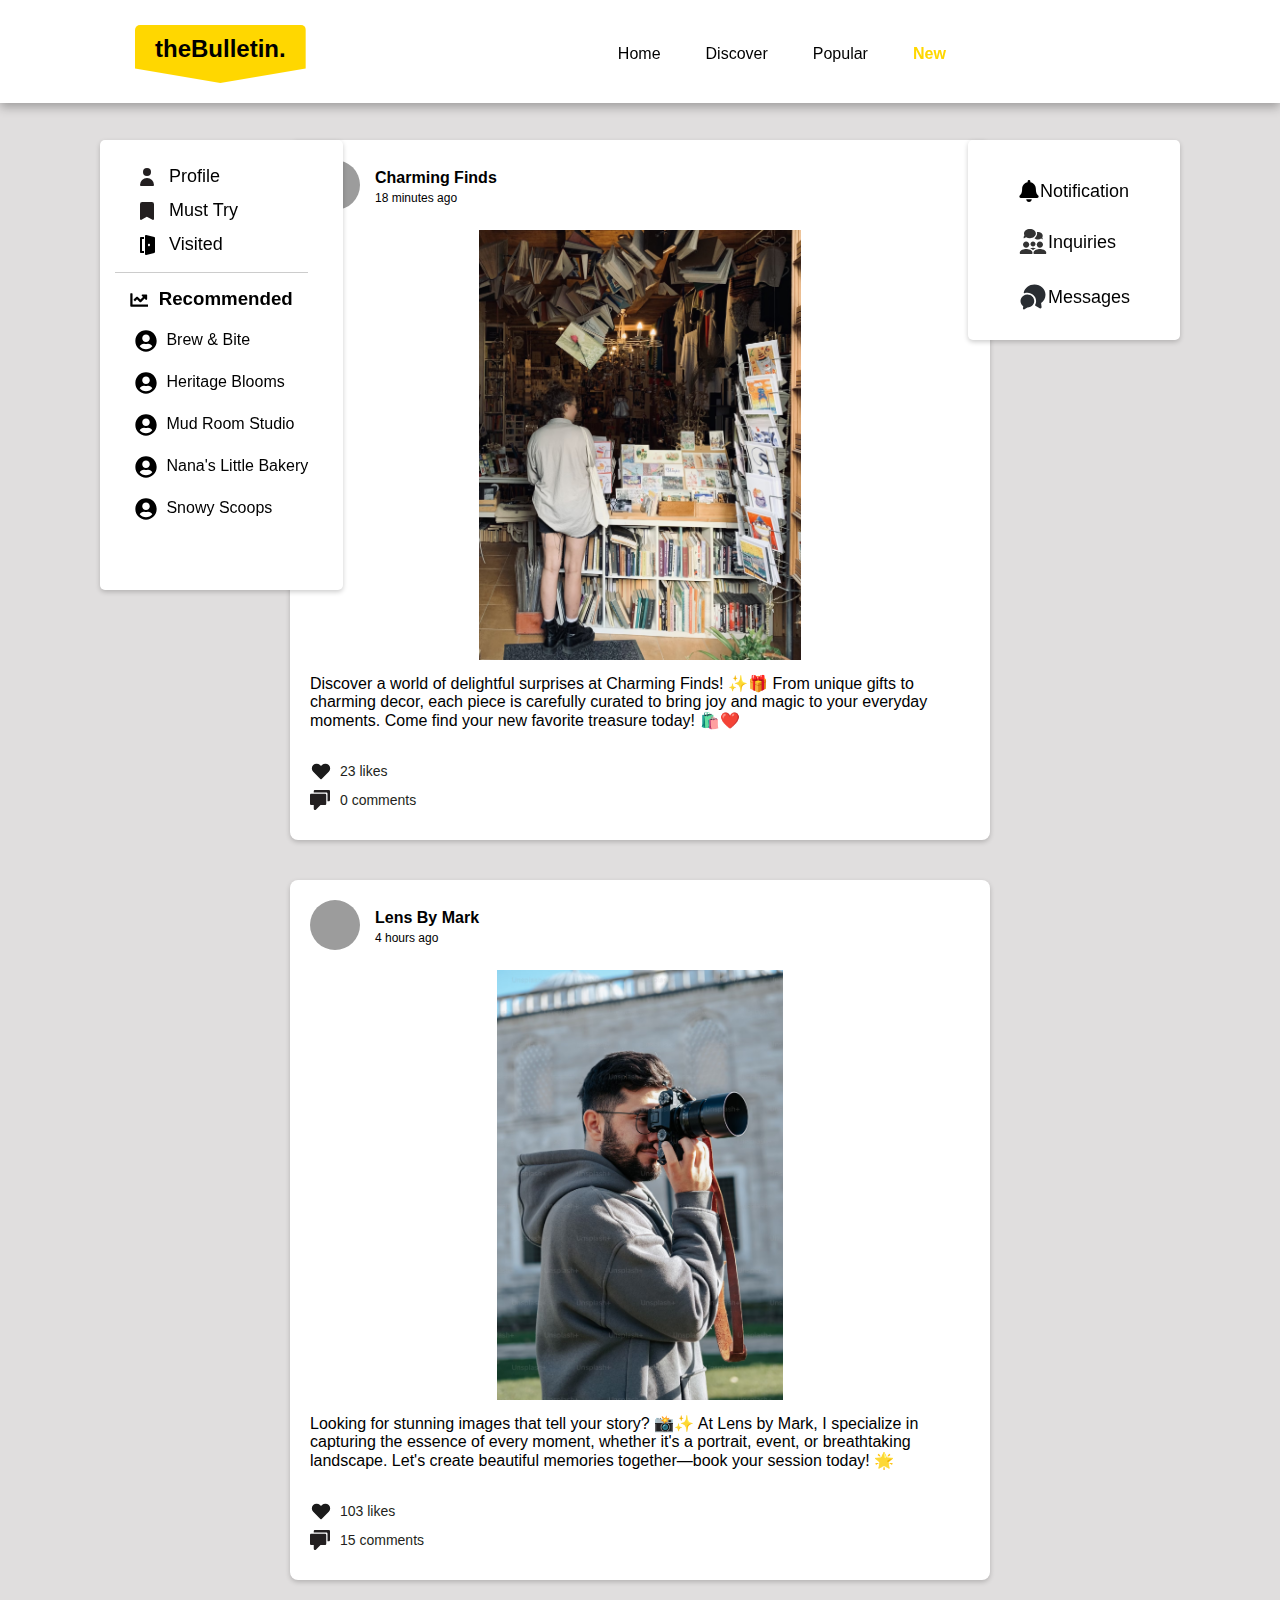
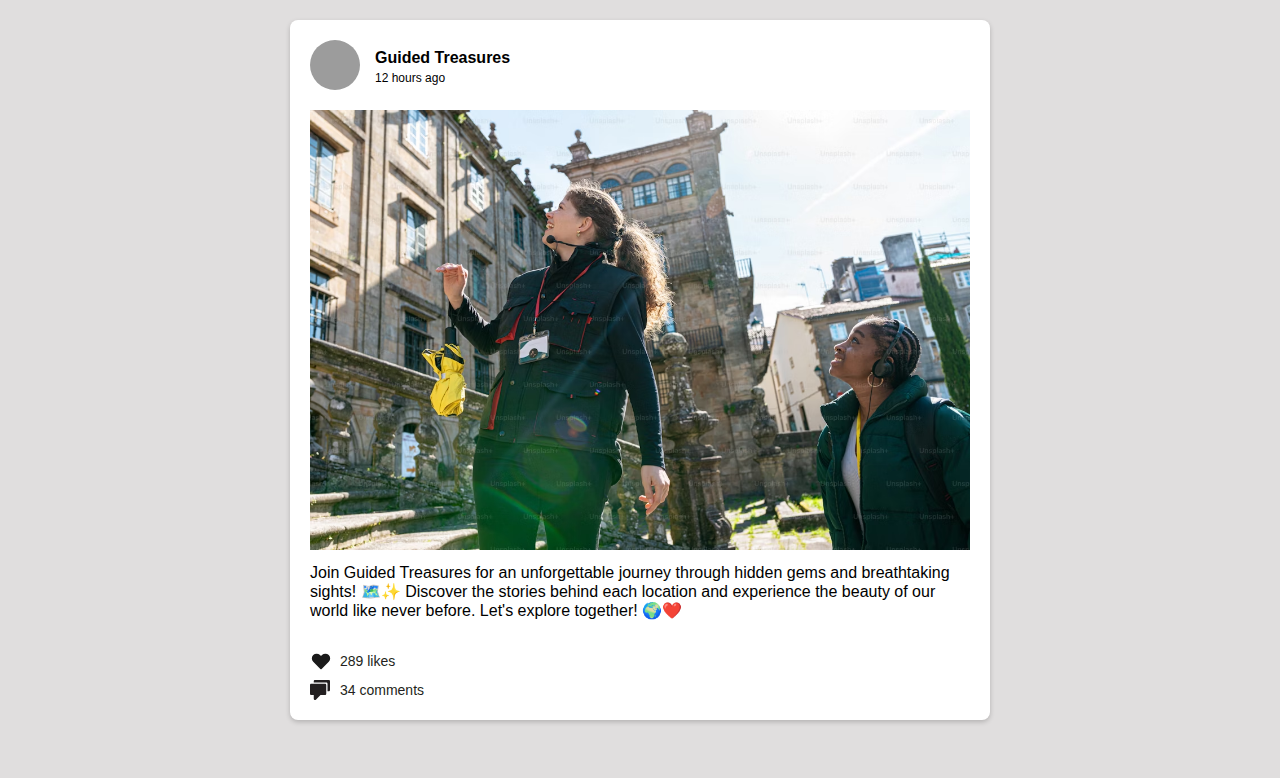
<file: new.html>
<!DOCTYPE html>
<html lang="en">
<head>
    <meta charset="UTF-8">
    <meta name="viewport" content="width=device-width, initial-scale=1.0">
    <title>theBulletin. - New</title>
    <link rel="stylesheet" href="new.css">
</head>
<body>
    <header class="header">
        <a href="index.html">
            <div class="logo">
                <p>theBulletin.</p>
            </div>
        </a>
        <nav class="navigation">
            <a href="home.html">Home</a>
            <a href="discover.html">Discover</a>
            <a href="popular.html">Popular</a>
            <a href="#" class="active">New</a>
        </nav>
    </header>
    <div class="container">
        <div class="section section-20">
            <div class="rectangle">
                <h2 style="font-size: 18px;">
                    <svg viewBox="0 0 24 24" xmlns="http://www.w3.org/2000/svg" width="24" height="24" style="vertical-align: middle; margin-right: 5px;">
                        <path d="m0 0h24v24h-24z" fill="#fff" opacity="0"/>
                        <g fill="#231f20">
                            <path d="m12 11a4 4 0 1 0 -4-4 4 4 0 0 0 4 4z"/>
                            <path d="m18 21a1 1 0 0 0 1-1 7 7 0 0 0 -14 0 1 1 0 0 0 1 1z"/>
                        </g>
                    </svg>
                    <a href="profile.html">Profile</a>
                </h2>
                <h2 style="font-size: 18px;">
                    <svg viewBox="0 0 24 24" xmlns="http://www.w3.org/2000/svg" width="24" height="24" style="vertical-align: middle; margin-right: 5px;">
                        <path d="m0 0h24v24h-24z" fill="#fff" opacity="0"/>
                        <path d="m6 21a1 1 0 0 1 -.49-.13 1 1 0 0 1 -.51-.87v-14.67a2.28 2.28 0 0 1 2.2-2.33h9.6a2.28 2.28 0 0 1 2.2 2.33v14.67a1 1 0 0 1 -.5.86 1 1 0 0 1 -1 0l-5.67-3.21-5.33 3.2a1 1 0 0 1 -.5.15z" fill="#231f20"/>
                    </svg>
                    <a href="try.html">Must Try</a>
                </h2>
                <h2 style="font-size: 18px;">
                    <svg viewBox="0 0 24 24" xmlns="http://www.w3.org/2000/svg" width="24" height="24" style="vertical-align: middle; margin-right: 5px;">
                        <path d="m5 5v14c0 .553.447 1 1 1h3v-2h-2v-12h2v-2h-3c-.553 0-1 .447-1 1zm14.242-.97-8-2c-.297-.075-.614-.008-.857.182s-.385.48-.385.788v18c0 .308.142.599.385.788.178.139.394.212.615.212.081 0 .162-.01.242-.03l8-2c.446-.112.758-.511.758-.97v-14c0-.459-.312-.858-.758-.97zm-4.242 8.158c0 .459-.313.858-.758.97-.631.158-1.242-.319-1.242-.97v-.377c0-.65.611-1.128 1.242-.97.446.112.758.512.758.971z"/>
                    </svg>
                    <a href="visited.html">Visited</a>
                </h2>
                <hr />
                <h3 style="text-align: center;">
                    <svg viewBox="0 0 496 512" xmlns="http://www.w3.org/2000/svg" width="18" height="18" style="vertical-align: middle; margin-right: 5px;">
                        <path d="m496 384h-432v-304c0-8.84-7.16-16-16-16h-32c-8.84 0-16 7.16-16 16v336c0 17.67 14.33 32 32 32h464c8.84 0 16-7.16 16-16v-32c0-8.84-7.16-16-16-16zm-32-288h-118.06c-21.38 0-32.09 25.85-16.97 40.97l32.4 32.4-73.37 73.38-73.37-73.37c-12.5-12.5-32.76-12.5-45.25 0l-68.69 68.69c-6.25 6.25-6.25 16.38 0 22.63l22.62 22.62c6.25 6.25 16.38 6.25 22.63 0l46.06-46.07 73.37 73.37c12.5 12.5 32.76 12.5 45.25 0l96-96 32.4 32.4c15.12 15.12 40.97 4.41 40.97-16.97v-118.05c.01-8.84-7.15-16-15.99-16z"/>
                    </svg>
                    <a href="popular.html">Recommended</a>
                </h3>
                <ul>
                    <li>
                        <svg viewBox="0 0 496 512" xmlns="http://www.w3.org/2000/svg" width="22" height="22" style="vertical-align: middle; margin-right: 5px;">
                            <path d="m248 8c-137 0-248 111-248 248s111 248 248 248 248-111 248-248-111-248-248-248zm0 96c48.6 0 88 39.4 88 88s-39.4 88-88 88-88-39.4-88-88 39.4-88 88-88zm0 344c-58.7 0-111.3-26.6-146.5-68.2 18.8-35.4 55.6-59.8 98.5-59.8 2.4 0 4.8.4 7.1 1.1 13 4.2 26.6 6.9 40.9 6.9s28-2.7 40.9-6.9c2.3-.7 4.7-1.1 7.1-1.1 42.9 0 79.7 24.4 98.5 59.8-35.2 41.6-87.8 68.2-146.5 68.2z"/>
                        </svg>
                        Brew & Bite
                    </li>
                    <li>
                        <svg viewBox="0 0 496 512" xmlns="http://www.w3.org/2000/svg" width="22" height="22" style="vertical-align: middle; margin-right: 5px;">
                            <path d="m248 8c-137 0-248 111-248 248s111 248 248 248 248-111 248-248-111-248-248-248zm0 96c48.6 0 88 39.4 88 88s-39.4 88-88 88-88-39.4-88-88 39.4-88 88-88zm0 344c-58.7 0-111.3-26.6-146.5-68.2 18.8-35.4 55.6-59.8 98.5-59.8 2.4 0 4.8.4 7.1 1.1 13 4.2 26.6 6.9 40.9 6.9s28-2.7 40.9-6.9c2.3-.7 4.7-1.1 7.1-1.1 42.9 0 79.7 24.4 98.5 59.8-35.2 41.6-87.8 68.2-146.5 68.2z"/>
                        </svg>
                        Heritage Blooms
                    </li>
                    <li>
                        <svg viewBox="0 0 496 512" xmlns="http://www.w3.org/2000/svg" width="22" height="22" style="vertical-align: middle; margin-right: 5px;">
                            <path d="m248 8c-137 0-248 111-248 248s111 248 248 248 248-111 248-248-111-248-248-248zm0 96c48.6 0 88 39.4 88 88s-39.4 88-88 88-88-39.4-88-88 39.4-88 88-88zm0 344c-58.7 0-111.3-26.6-146.5-68.2 18.8-35.4 55.6-59.8 98.5-59.8 2.4 0 4.8.4 7.1 1.1 13 4.2 26.6 6.9 40.9 6.9s28-2.7 40.9-6.9c2.3-.7 4.7-1.1 7.1-1.1 42.9 0 79.7 24.4 98.5 59.8-35.2 41.6-87.8 68.2-146.5 68.2z"/>
                        </svg>
                        Mud Room Studio
                    </li>
                    <li>
                        <svg viewBox="0 0 496 512" xmlns="http://www.w3.org/2000/svg" width="22" height="22" style="vertical-align: middle; margin-right: 5px;">
                            <path d="m248 8c-137 0-248 111-248 248s111 248 248 248 248-111 248-248-111-248-248-248zm0 96c48.6 0 88 39.4 88 88s-39.4 88-88 88-88-39.4-88-88 39.4-88 88-88zm0 344c-58.7 0-111.3-26.6-146.5-68.2 18.8-35.4 55.6-59.8 98.5-59.8 2.4 0 4.8.4 7.1 1.1 13 4.2 26.6 6.9 40.9 6.9s28-2.7 40.9-6.9c2.3-.7 4.7-1.1 7.1-1.1 42.9 0 79.7 24.4 98.5 59.8-35.2 41.6-87.8 68.2-146.5 68.2z"/>
                        </svg>
                        Nana's Little Bakery
                    </li>
                    <li>
                        <svg viewBox="0 0 496 512" xmlns="http://www.w3.org/2000/svg" width="22" height="22" style="vertical-align: middle; margin-right: 5px;">
                            <path d="m248 8c-137 0-248 111-248 248s111 248 248 248 248-111 248-248-111-248-248-248zm0 96c48.6 0 88 39.4 88 88s-39.4 88-88 88-88-39.4-88-88 39.4-88 88-88zm0 344c-58.7 0-111.3-26.6-146.5-68.2 18.8-35.4 55.6-59.8 98.5-59.8 2.4 0 4.8.4 7.1 1.1 13 4.2 26.6 6.9 40.9 6.9s28-2.7 40.9-6.9c2.3-.7 4.7-1.1 7.1-1.1 42.9 0 79.7 24.4 98.5 59.8-35.2 41.6-87.8 68.2-146.5 68.2z"/>
                        </svg>
                        Snowy Scoops
                    </li>
                </ul>
            </div>                         
        </div>
        <div class="section section-60">
            <div class="post post1">
                <div class="account">
                    <div class="circle"></div> <!-- Circle added here -->
                    <div class="accountdate">
                        <div class="rating1">
                            <p>Charming Finds</p>
                            <div class="star">
                            </div>                        
                        </div>
                        <span class="date"><p>18 minutes ago</p></span>
                    </div>
                </div>
                <div>
                    <img src="CharmingFinds.png" alt="CharmingFinds">
                    <div class="description">Discover a world of delightful surprises at Charming Finds! ✨🎁 From unique gifts to charming decor, each piece is carefully curated to bring joy and magic to your everyday moments. Come find your new favorite treasure today! 🛍️❤️</div>
                </div>
                <div class="icons">
                    <div class="heart">
                        <svg viewBox="0 0 24 24" xmlns="http://www.w3.org/2000/svg" width="22" height="22" style="vertical-align: middle; margin-right: 5px;">
                            <path d="m0 0h24v24h-24z" fill="#fff" opacity="0"/>
                            <path d="m12 21a1 1 0 0 1 -.71-.29l-7.77-7.78a5.26 5.26 0 0 1 0-7.4 5.24 5.24 0 0 1 7.4 0l1.08 1.08 1.08-1.08a5.24 5.24 0 0 1 7.4 0 5.26 5.26 0 0 1 0 7.4l-7.77 7.78a1 1 0 0 1 -.71.29z" fill="#1A1A1A"/> <!-- Near-black color -->
                        </svg>                       
                        <span class="like-text">23 likes</span>
                    </div>
                    <div class="comment">
                        <svg enable-background="new 0 0 64 64" height="20" viewBox="0 0 64 64" width="20" xmlns="http://www.w3.org/2000/svg">
                            <g clip-rule="evenodd" fill="#231f20" fill-rule="evenodd">
                                <path d="m48 12h-44c-2.211 0-4 1.789-4 4v28c0 2.211 1.789 4 4 4h8v12c0 1.617.973 3.078 2.469 3.695.496.207 1.015.305 1.531.305 1.039 0 2.062-.406 2.828-1.172l14.828-14.828h14.344c2.211 0 4-1.789 4-4v-28c0-2.211-1.789-4-4-4z"/>
                                <path d="m60 0h-44c-2.211 0-4 1.789-4 4v4h40c2.211 0 4 1.789 4 4v24h4c2.211 0 4-1.789 4-4v-28c0-2.211-1.789-4-4-4z"/>
                            </g>
                        </svg>
                        <span class="comment-text">0 comments</span>
                    </div>
                </div>
            </div>
            <div class="post post2">
                <div class="account">
                    <div class="circle"></div> <!-- Circle added here -->
                    <div class="accountdate">
                        <div class="rating2">
                            <p>Lens By Mark</p>
                            <div class="star">
                            </div>                        
                        </div>
                        <span class="date"><p>4 hours ago</p></span>
                    </div>
                </div>
                <div>
                    <img src="LensByMark.png" alt="LensByMark">
                    <div class="description">Looking for stunning images that tell your story? 📸✨ At Lens by Mark, I specialize in capturing the essence of every moment, whether it's a portrait, event, or breathtaking landscape. Let's create beautiful memories together—book your session today! 🌟</div>
                </div>
                <div class="icons">
                    <div class="heart">
                        <svg viewBox="0 0 24 24" xmlns="http://www.w3.org/2000/svg" width="22" height="22" style="vertical-align: middle; margin-right: 5px;">
                            <path d="m0 0h24v24h-24z" fill="#fff" opacity="0"/>
                            <path d="m12 21a1 1 0 0 1 -.71-.29l-7.77-7.78a5.26 5.26 0 0 1 0-7.4 5.24 5.24 0 0 1 7.4 0l1.08 1.08 1.08-1.08a5.24 5.24 0 0 1 7.4 0 5.26 5.26 0 0 1 0 7.4l-7.77 7.78a1 1 0 0 1 -.71.29z" fill="#1A1A1A"/> <!-- Near-black color -->
                        </svg>                      
                        <span class="like-text">103 likes</span>
                    </div>
                    <div class="comment">
                        <svg enable-background="new 0 0 64 64" height="20" viewBox="0 0 64 64" width="20" xmlns="http://www.w3.org/2000/svg">
                            <g clip-rule="evenodd" fill="#231f20" fill-rule="evenodd">
                                <path d="m48 12h-44c-2.211 0-4 1.789-4 4v28c0 2.211 1.789 4 4 4h8v12c0 1.617.973 3.078 2.469 3.695.496.207 1.015.305 1.531.305 1.039 0 2.062-.406 2.828-1.172l14.828-14.828h14.344c2.211 0 4-1.789 4-4v-28c0-2.211-1.789-4-4-4z"/>
                                <path d="m60 0h-44c-2.211 0-4 1.789-4 4v4h40c2.211 0 4 1.789 4 4v24h4c2.211 0 4-1.789 4-4v-28c0-2.211-1.789-4-4-4z"/>
                            </g>
                        </svg>                                                                
                        <span class="comment-text">15 comments</span>
                    </div>
                </div>
            </div>
            <div class="post post3">
                <div class="account">
                    <div class="circle"></div> <!-- Circle added here -->
                    <div class="accountdate">
                        <div class="rating3">
                            <p>Guided Treasures</p>
                            <div class="star">
                            </div>                        
                        </div>
                        <span class="date"><p>12 hours ago</p></span>
                    </div>
                </div>
                <div>
                    <img src="GuidedTreasures.png" alt="GuidedTreasures">
                    <div class="description">Join Guided Treasures for an unforgettable journey through hidden gems and breathtaking sights! 🗺️✨ Discover the stories behind each location and experience the beauty of our world like never before. Let's explore together! 🌍❤️</div>
                </div>
                <div class="icons">
                    <div class="heart">
                        <svg viewBox="0 0 24 24" xmlns="http://www.w3.org/2000/svg" width="22" height="22" style="vertical-align: middle; margin-right: 5px;">
                            <path d="m0 0h24v24h-24z" fill="#fff" opacity="0"/>
                            <path d="m12 21a1 1 0 0 1 -.71-.29l-7.77-7.78a5.26 5.26 0 0 1 0-7.4 5.24 5.24 0 0 1 7.4 0l1.08 1.08 1.08-1.08a5.24 5.24 0 0 1 7.4 0 5.26 5.26 0 0 1 0 7.4l-7.77 7.78a1 1 0 0 1 -.71.29z" fill="#1A1A1A"/> <!-- Near-black color -->
                        </svg> 
                        <span class="like-text">289 likes</span>
                    </div>
                    <div class="comment">
                        <svg enable-background="new 0 0 64 64" height="20" viewBox="0 0 64 64" width="20" xmlns="http://www.w3.org/2000/svg">
                            <g clip-rule="evenodd" fill="#231f20" fill-rule="evenodd">
                                <path d="m48 12h-44c-2.211 0-4 1.789-4 4v28c0 2.211 1.789 4 4 4h8v12c0 1.617.973 3.078 2.469 3.695.496.207 1.015.305 1.531.305 1.039 0 2.062-.406 2.828-1.172l14.828-14.828h14.344c2.211 0 4-1.789 4-4v-28c0-2.211-1.789-4-4-4z"/>
                                <path d="m60 0h-44c-2.211 0-4 1.789-4 4v4h40c2.211 0 4 1.789 4 4v24h4c2.211 0 4-1.789 4-4v-28c0-2.211-1.789-4-4-4z"/>
                            </g>
                        </svg>
                        <span class="comment-text">34 comments</span>
                    </div>
                </div>
            </div>
            <br>
        </div>
        <div class="section section-20">
            <div class="notification">
                <h2 style="font-size: 18px; display: flex; align-items: center;">
                    <svg viewBox="0 0 448 512" xmlns="http://www.w3.org/2000/svg" width="22" height="22" fill="black">
                        <path d="m224 512c35.32 0 63.97-28.65 63.97-64h-127.94c0 35.35 28.65 64 63.97 64zm215.39-149.71c-19.32-20.76-55.47-51.99-55.47-154.29 0-77.7-54.48-139.9-127.94-155.16v-20.84c0-17.67-14.32-32-31.98-32s-31.98 14.33-31.98 32v20.84c-73.46 15.26-127.94 77.46-127.94 155.16 0 102.3-36.15 133.53-55.47 154.29-6 6.45-8.66 14.16-8.61 21.71.11 16.4 12.98 32 32.1 32h383.8c19.12 0 32-15.6 32.1-32 .05-7.55-2.61-15.27-8.61-21.71z"/>
                    </svg>
                    Notification
                </h2>
                
                <h2 style="font-size: 18px; display: flex; align-items: center;">
                    <svg fill="black" height="30" width="30" viewBox="0 0 48 48" xmlns="http://www.w3.org/2000/svg">
                        <g fill="#333">
                            <path d="m18 28c0 2.7625-2.2375 5-5 5s-5-2.2375-5-5 2.2375-5 5-5 5 2.2375 5 5z"/>
                            <path d="m3 40.3333c0-3.5466 6.6625-5.3333 10-5.3333s10 1.7867 10 5.3333v2.6667h-20z"/>
                            <path d="m40 28c0 2.7625-2.2375 5-5 5s-5-2.2375-5-5 2.2375-5 5-5 5 2.2375 5 5z"/>
                            <path d="m28 27c0 2.21-1.79 4-4 4s-4-1.79-4-4 1.79-4 4-4 4 1.79 4 4z"/>
                            <path d="m25 40.3333c0-3.5466 6.6625-5.3333 10-5.3333s10 1.7867 10 5.3333v2.6667h-20z"/>
                            <g clip-rule="evenodd" fill-rule="evenodd">
                                <path d="m28.7508 34.185c-.2669.0981-.5302.2023-.7883.3125-1.1711.5005-2.3537 1.1766-3.2725 2.081-.246.2423-.4795.5079-.69.7965-.2105-.2886-.444-.5542-.6901-.7965-.9187-.9044-2.1014-1.5805-3.2725-2.081-.258-.1102-.5213-.2144-.7883-.3125 1.5226-.7889 3.4807-1.185 4.7509-1.185 1.2701 0 3.2282.3961 4.7508 1.185z"/>
                                <path d="m19.0938 18c5.2467 0 9.5-3.3579 9.5-7.5 0-4.14214-4.2533-7.5-9.5-7.5s-9.49999 3.35786-9.49999 7.5c0 1.0062.25097 1.9661.70619 2.8428-1.00545 1.2324-1.25171 3.0983-1.29957 4.2711-.01742.4268.49792.6451.8401.3894.68627-.5129 1.77617-1.2085 3.19197-1.728 1.6448 1.0772 3.7573 1.7247 6.0613 1.7247z"/>
                                <path d="m26.3671 17.8655c2.5853-1.742 4.2363-4.3945 4.2363-7.3655 0-.79929-.1195-1.57553-.3445-2.31719.5901-.11938 1.208-.18281 1.8445-.18281 4.1421 0 7.5 2.6863 7.5 6 0 .9484-.275 1.8453-.7648 2.6427.4625.7834.6269 1.7657.6803 2.5048.0307.426-.4849.6494-.835.4046-.4333-.303-1.0234-.6592-1.7477-.9636-1.3053.8807-2.9916 1.4115-4.8328 1.4115-2.3013 0-4.3606-.8292-5.7363-2.1345z"/>
                            </g>
                        </g>
                    </svg>
                    Inquiries
                </h2>
                
                <h2 style="font-size: 18px; display: flex; align-items: center;">
                    <svg fill="black" height="30" width="30" viewBox="0 0 24 24" xmlns="http://www.w3.org/2000/svg">
                        <g fill="#292d32">
                            <path d="m18.4704 16.83.39 3.16c.1.83-.79 1.41-1.5.98l-3.46-2.06c-.24-.14-.3-.44-.17-.68.5-.92.77-1.96.77-3 0-3.66-3.14-6.64-7.00002-6.64-.79 0-1.56.12-2.28.36-.37.12-.73-.22-.64-.6.91-3.64 4.41-6.35 8.59002-6.35 4.88 0 8.83 3.69 8.83 8.24 0 2.7-1.39 5.09-3.53 6.59z"/>
                            <path d="m13 15.2298c0 1.19-.44 2.29-1.18 3.16-.99 1.2-2.56 1.97-4.32 1.97l-2.61 1.55c-.44.27-1-.1-.94-.61l.25-1.97c-1.34-.93-2.2-2.42-2.2-4.1 0-1.76.94-3.31 2.38-4.23.89-.58 1.96-.91 3.12-.91 3.04 0 5.5 2.3 5.5 5.14z"/>
                        </g>
                    </svg>
                    Messages
                </h2>
            </div>
        </div>
    </div>
</body>
</html>
</file>
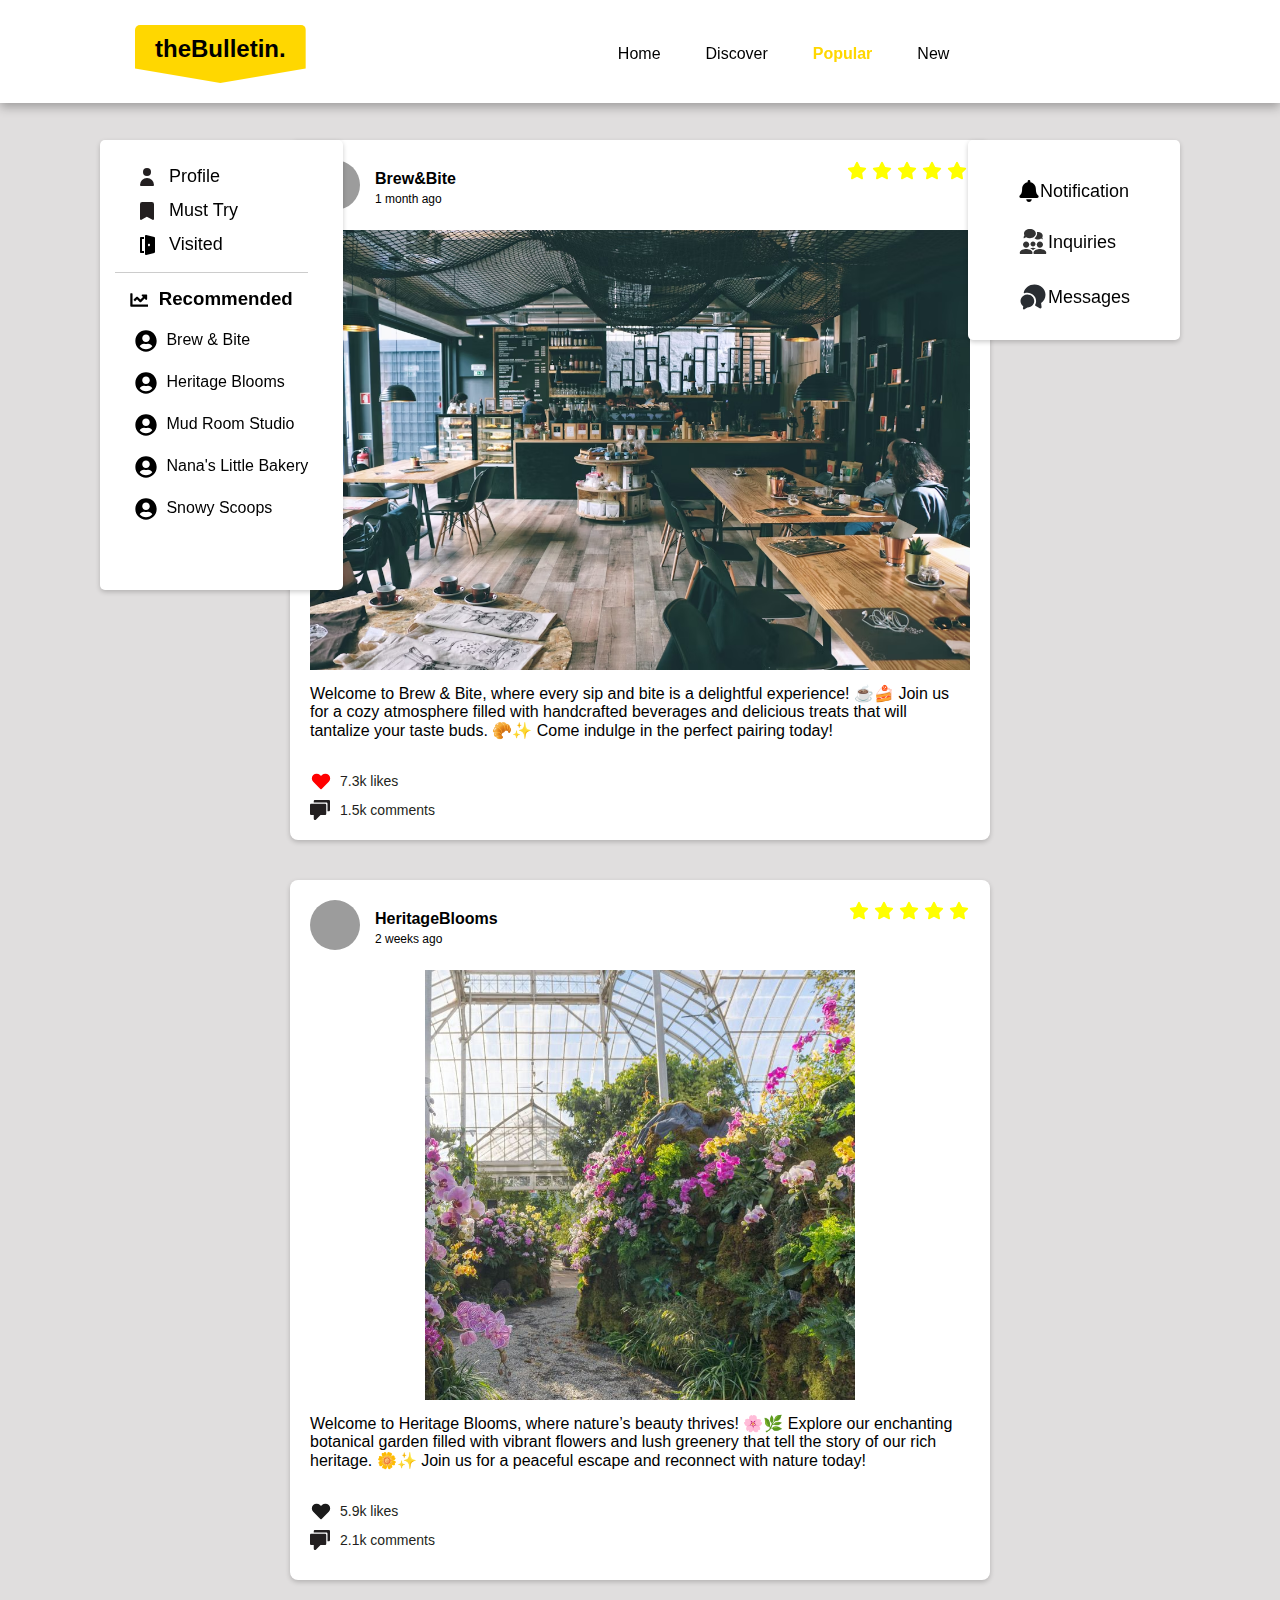
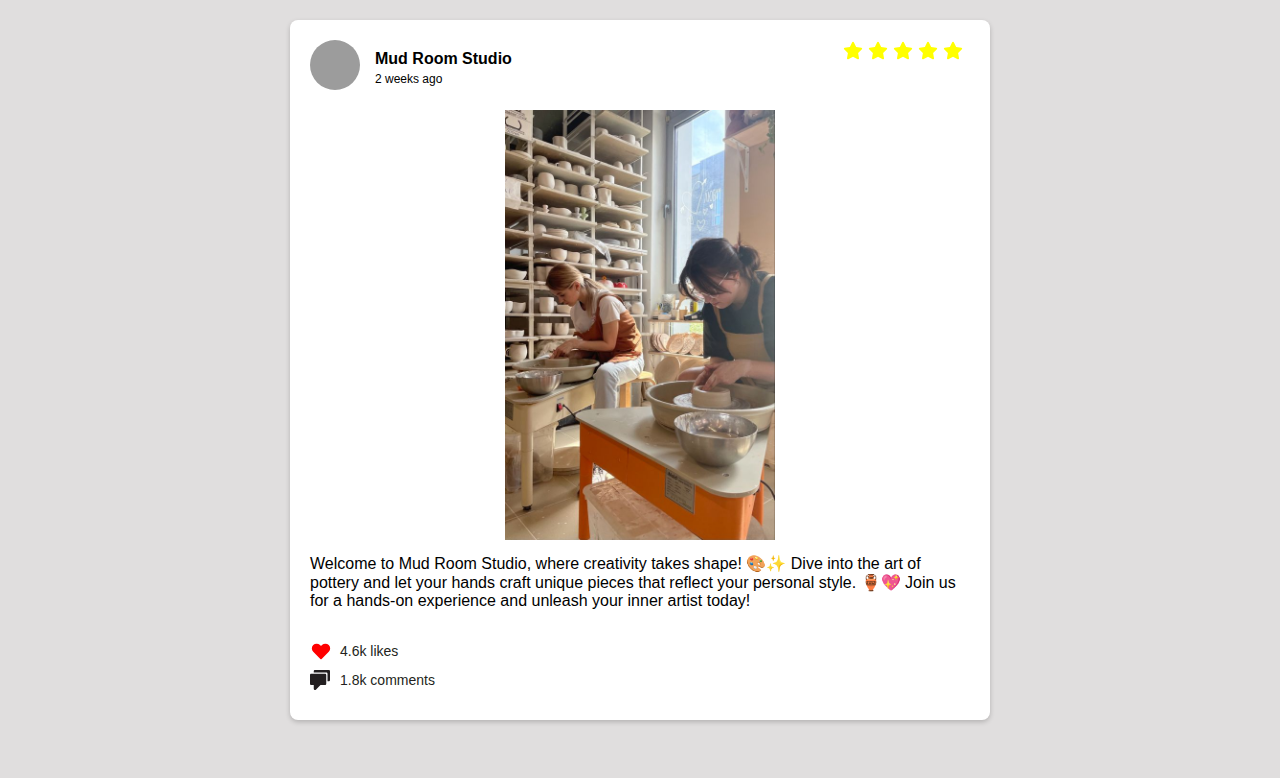
<file: popular.html>
<!DOCTYPE html>
<html lang="en">
<head>
    <meta charset="UTF-8">
    <meta name="viewport" content="width=device-width, initial-scale=1.0">
    <title>theBulletin. - Popular</title>
    <link rel="stylesheet" href="popular.css">
</head>
<body>
    <header class="header">
        <a href="index.html">
            <div class="logo">
                <p>theBulletin.</p>
            </div>
        </a>
        <nav class="navigation">
            <a href="home.html">Home</a>
            <a href="discover.html">Discover</a>
            <a href="#" class="active">Popular</a>
            <a href="new.html">New</a>
        </nav>
    </header>
    <div class="container">
        <div class="section section-20">
            <div class="rectangle">
                <h2 style="font-size: 18px;">
                    <svg viewBox="0 0 24 24" xmlns="http://www.w3.org/2000/svg" width="24" height="24" style="vertical-align: middle; margin-right: 5px;">
                        <path d="m0 0h24v24h-24z" fill="#fff" opacity="0"/>
                        <g fill="#231f20">
                            <path d="m12 11a4 4 0 1 0 -4-4 4 4 0 0 0 4 4z"/>
                            <path d="m18 21a1 1 0 0 0 1-1 7 7 0 0 0 -14 0 1 1 0 0 0 1 1z"/>
                        </g>
                    </svg>
                    <a href="profile.html" >Profile</a>
                </h2>
                <h2 style="font-size: 18px;">
                    <svg viewBox="0 0 24 24" xmlns="http://www.w3.org/2000/svg" width="24" height="24" style="vertical-align: middle; margin-right: 5px;">
                        <path d="m0 0h24v24h-24z" fill="#fff" opacity="0"/>
                        <path d="m6 21a1 1 0 0 1 -.49-.13 1 1 0 0 1 -.51-.87v-14.67a2.28 2.28 0 0 1 2.2-2.33h9.6a2.28 2.28 0 0 1 2.2 2.33v14.67a1 1 0 0 1 -.5.86 1 1 0 0 1 -1 0l-5.67-3.21-5.33 3.2a1 1 0 0 1 -.5.15z" fill="#231f20"/>
                    </svg>
                    <a href="try.html">Must Try</a>
                </h2>
                <h2 style="font-size: 18px;">
                    <svg viewBox="0 0 24 24" xmlns="http://www.w3.org/2000/svg" width="24" height="24" style="vertical-align: middle; margin-right: 5px;">
                        <path d="m5 5v14c0 .553.447 1 1 1h3v-2h-2v-12h2v-2h-3c-.553 0-1 .447-1 1zm14.242-.97-8-2c-.297-.075-.614-.008-.857.182s-.385.48-.385.788v18c0 .308.142.599.385.788.178.139.394.212.615.212.081 0 .162-.01.242-.03l8-2c.446-.112.758-.511.758-.97v-14c0-.459-.312-.858-.758-.97zm-4.242 8.158c0 .459-.313.858-.758.97-.631.158-1.242-.319-1.242-.97v-.377c0-.65.611-1.128 1.242-.97.446.112.758.512.758.971z"/>
                    </svg>
                    <a href="visited.html">Visited</a>
                </h2>
                <hr />
                <h3 style="text-align: center;">
                    <svg viewBox="0 0 496 512" xmlns="http://www.w3.org/2000/svg" width="18" height="18" style="vertical-align: middle; margin-right: 5px;">
                        <path d="m496 384h-432v-304c0-8.84-7.16-16-16-16h-32c-8.84 0-16 7.16-16 16v336c0 17.67 14.33 32 32 32h464c8.84 0 16-7.16 16-16v-32c0-8.84-7.16-16-16-16zm-32-288h-118.06c-21.38 0-32.09 25.85-16.97 40.97l32.4 32.4-73.37 73.38-73.37-73.37c-12.5-12.5-32.76-12.5-45.25 0l-68.69 68.69c-6.25 6.25-6.25 16.38 0 22.63l22.62 22.62c6.25 6.25 16.38 6.25 22.63 0l46.06-46.07 73.37 73.37c12.5 12.5 32.76 12.5 45.25 0l96-96 32.4 32.4c15.12 15.12 40.97 4.41 40.97-16.97v-118.05c.01-8.84-7.15-16-15.99-16z"/>
                    </svg>
                    <a href="#">Recommended</a>
                </h3>
                <ul>
                    <li>
                        <svg viewBox="0 0 496 512" xmlns="http://www.w3.org/2000/svg" width="22" height="22" style="vertical-align: middle; margin-right: 5px;">
                            <path d="m248 8c-137 0-248 111-248 248s111 248 248 248 248-111 248-248-111-248-248-248zm0 96c48.6 0 88 39.4 88 88s-39.4 88-88 88-88-39.4-88-88 39.4-88 88-88zm0 344c-58.7 0-111.3-26.6-146.5-68.2 18.8-35.4 55.6-59.8 98.5-59.8 2.4 0 4.8.4 7.1 1.1 13 4.2 26.6 6.9 40.9 6.9s28-2.7 40.9-6.9c2.3-.7 4.7-1.1 7.1-1.1 42.9 0 79.7 24.4 98.5 59.8-35.2 41.6-87.8 68.2-146.5 68.2z"/>
                        </svg>
                        Brew & Bite
                    </li>
                    <li>
                        <svg viewBox="0 0 496 512" xmlns="http://www.w3.org/2000/svg" width="22" height="22" style="vertical-align: middle; margin-right: 5px;">
                            <path d="m248 8c-137 0-248 111-248 248s111 248 248 248 248-111 248-248-111-248-248-248zm0 96c48.6 0 88 39.4 88 88s-39.4 88-88 88-88-39.4-88-88 39.4-88 88-88zm0 344c-58.7 0-111.3-26.6-146.5-68.2 18.8-35.4 55.6-59.8 98.5-59.8 2.4 0 4.8.4 7.1 1.1 13 4.2 26.6 6.9 40.9 6.9s28-2.7 40.9-6.9c2.3-.7 4.7-1.1 7.1-1.1 42.9 0 79.7 24.4 98.5 59.8-35.2 41.6-87.8 68.2-146.5 68.2z"/>
                        </svg>
                        Heritage Blooms
                    </li>
                    <li>
                        <svg viewBox="0 0 496 512" xmlns="http://www.w3.org/2000/svg" width="22" height="22" style="vertical-align: middle; margin-right: 5px;">
                            <path d="m248 8c-137 0-248 111-248 248s111 248 248 248 248-111 248-248-111-248-248-248zm0 96c48.6 0 88 39.4 88 88s-39.4 88-88 88-88-39.4-88-88 39.4-88 88-88zm0 344c-58.7 0-111.3-26.6-146.5-68.2 18.8-35.4 55.6-59.8 98.5-59.8 2.4 0 4.8.4 7.1 1.1 13 4.2 26.6 6.9 40.9 6.9s28-2.7 40.9-6.9c2.3-.7 4.7-1.1 7.1-1.1 42.9 0 79.7 24.4 98.5 59.8-35.2 41.6-87.8 68.2-146.5 68.2z"/>
                        </svg>
                        Mud Room Studio
                    </li>
                    <li>
                        <svg viewBox="0 0 496 512" xmlns="http://www.w3.org/2000/svg" width="22" height="22" style="vertical-align: middle; margin-right: 5px;">
                            <path d="m248 8c-137 0-248 111-248 248s111 248 248 248 248-111 248-248-111-248-248-248zm0 96c48.6 0 88 39.4 88 88s-39.4 88-88 88-88-39.4-88-88 39.4-88 88-88zm0 344c-58.7 0-111.3-26.6-146.5-68.2 18.8-35.4 55.6-59.8 98.5-59.8 2.4 0 4.8.4 7.1 1.1 13 4.2 26.6 6.9 40.9 6.9s28-2.7 40.9-6.9c2.3-.7 4.7-1.1 7.1-1.1 42.9 0 79.7 24.4 98.5 59.8-35.2 41.6-87.8 68.2-146.5 68.2z"/>
                        </svg>
                        Nana's Little Bakery
                    </li>
                    <li>
                        <svg viewBox="0 0 496 512" xmlns="http://www.w3.org/2000/svg" width="22" height="22" style="vertical-align: middle; margin-right: 5px;">
                            <path d="m248 8c-137 0-248 111-248 248s111 248 248 248 248-111 248-248-111-248-248-248zm0 96c48.6 0 88 39.4 88 88s-39.4 88-88 88-88-39.4-88-88 39.4-88 88-88zm0 344c-58.7 0-111.3-26.6-146.5-68.2 18.8-35.4 55.6-59.8 98.5-59.8 2.4 0 4.8.4 7.1 1.1 13 4.2 26.6 6.9 40.9 6.9s28-2.7 40.9-6.9c2.3-.7 4.7-1.1 7.1-1.1 42.9 0 79.7 24.4 98.5 59.8-35.2 41.6-87.8 68.2-146.5 68.2z"/>
                        </svg>
                        Snowy Scoops
                    </li>
                </ul>
            </div>                         
        </div>
        <div class="section section-60">
            <div class="post post1">
                <div class="account">
                    <div class="circle"></div> <!-- Circle added here -->
                    <div class="accountdate">
                        <div class="rating1">
                            <p>Brew&Bite</p>
                            <div class="star">
                                <svg viewBox="0 0 24 24" xmlns="http://www.w3.org/2000/svg" width="22" height="22">
                                    <path d="m0 0h24v24h-24z" fill="#fff" opacity="0" transform="matrix(0 1 -1 0 24 0)"/>
                                    <path d="m17.56 21a1 1 0 0 1 -.46-.11l-5.1-2.67-5.1 2.67a1 1 0 0 1 -1.45-1.06l1-5.63-4.12-4a1 1 0 0 1 -.25-1 1 1 0 0 1 .81-.68l5.7-.83 2.51-5.13a1 1 0 0 1 1.8 0l2.54 5.12 5.7.83a1 1 0 0 1 .81.68 1 1 0 0 1 -.25 1l-4.12 4 1 5.63a1 1 0 0 1 -.4 1 1 1 0 0 1 -.62.18z" fill="yellow"/>
                                </svg> 
                                <svg viewBox="0 0 24 24" xmlns="http://www.w3.org/2000/svg" width="22" height="22">
                                    <path d="m0 0h24v24h-24z" fill="#fff" opacity="0" transform="matrix(0 1 -1 0 24 0)"/>
                                    <path d="m17.56 21a1 1 0 0 1 -.46-.11l-5.1-2.67-5.1 2.67a1 1 0 0 1 -1.45-1.06l1-5.63-4.12-4a1 1 0 0 1 -.25-1 1 1 0 0 1 .81-.68l5.7-.83 2.51-5.13a1 1 0 0 1 1.8 0l2.54 5.12 5.7.83a1 1 0 0 1 .81.68 1 1 0 0 1 -.25 1l-4.12 4 1 5.63a1 1 0 0 1 -.4 1 1 1 0 0 1 -.62.18z" fill="yellow"/>
                                </svg> 
                                <svg viewBox="0 0 24 24" xmlns="http://www.w3.org/2000/svg" width="22" height="22">
                                    <path d="m0 0h24v24h-24z" fill="#fff" opacity="0" transform="matrix(0 1 -1 0 24 0)"/>
                                    <path d="m17.56 21a1 1 0 0 1 -.46-.11l-5.1-2.67-5.1 2.67a1 1 0 0 1 -1.45-1.06l1-5.63-4.12-4a1 1 0 0 1 -.25-1 1 1 0 0 1 .81-.68l5.7-.83 2.51-5.13a1 1 0 0 1 1.8 0l2.54 5.12 5.7.83a1 1 0 0 1 .81.68 1 1 0 0 1 -.25 1l-4.12 4 1 5.63a1 1 0 0 1 -.4 1 1 1 0 0 1 -.62.18z" fill="yellow"/>
                                </svg>
                                <svg viewBox="0 0 24 24" xmlns="http://www.w3.org/2000/svg" width="22" height="22">
                                    <path d="m0 0h24v24h-24z" fill="#fff" opacity="0" transform="matrix(0 1 -1 0 24 0)"/>
                                    <path d="m17.56 21a1 1 0 0 1 -.46-.11l-5.1-2.67-5.1 2.67a1 1 0 0 1 -1.45-1.06l1-5.63-4.12-4a1 1 0 0 1 -.25-1 1 1 0 0 1 .81-.68l5.7-.83 2.51-5.13a1 1 0 0 1 1.8 0l2.54 5.12 5.7.83a1 1 0 0 1 .81.68 1 1 0 0 1 -.25 1l-4.12 4 1 5.63a1 1 0 0 1 -.4 1 1 1 0 0 1 -.62.18z" fill="yellow"/>
                                </svg>
                                <svg viewBox="0 0 24 24" xmlns="http://www.w3.org/2000/svg" width="22" height="22">
                                    <path d="m0 0h24v24h-24z" fill="#fff" opacity="0" transform="matrix(0 1 -1 0 24 0)"/>
                                    <path d="m17.56 21a1 1 0 0 1 -.46-.11l-5.1-2.67-5.1 2.67a1 1 0 0 1 -1.45-1.06l1-5.63-4.12-4a1 1 0 0 1 -.25-1 1 1 0 0 1 .81-.68l5.7-.83 2.51-5.13a1 1 0 0 1 1.8 0l2.54 5.12 5.7.83a1 1 0 0 1 .81.68 1 1 0 0 1 -.25 1l-4.12 4 1 5.63a1 1 0 0 1 -.4 1 1 1 0 0 1 -.62.18z" fill="yellow"/>
                                </svg>    
                            </div>                        
                        </div>
                        <span class="date"><p>1 month ago</p></span>
                    </div>
                </div>
                <div>
                    <img src="Brew&Bite.png" alt="Brew&Bite">
                    <div class="description">Welcome to Brew & Bite, where every sip and bite is a delightful experience! ☕🍰 Join us for a cozy atmosphere filled with handcrafted beverages and delicious treats that will tantalize your taste buds. 🥐✨ Come indulge in the perfect pairing today!</div>
                </div>
                <div class="icons">
                    <div class="heart">
                        <svg viewBox="0 0 24 24" xmlns="http://www.w3.org/2000/svg" width="22" height="22" style="vertical-align: middle; margin-right: 5px;">
                            <path d="m0 0h24v24h-24z" fill="#fff" opacity="0"/>
                            <path d="m12 21a1 1 0 0 1 -.71-.29l-7.77-7.78a5.26 5.26 0 0 1 0-7.4 5.24 5.24 0 0 1 7.4 0l1.08 1.08 1.08-1.08a5.24 5.24 0 0 1 7.4 0 5.26 5.26 0 0 1 0 7.4l-7.77 7.78a1 1 0 0 1 -.71.29z" fill="red"/>
                        </svg>                        
                        <span class="like-text">7.3k likes</span>
                    </div>
                    <div class="comment">
                        <svg enable-background="new 0 0 64 64" height="20" viewBox="0 0 64 64" width="20" xmlns="http://www.w3.org/2000/svg">
                            <g clip-rule="evenodd" fill="#231f20" fill-rule="evenodd">
                                <path d="m48 12h-44c-2.211 0-4 1.789-4 4v28c0 2.211 1.789 4 4 4h8v12c0 1.617.973 3.078 2.469 3.695.496.207 1.015.305 1.531.305 1.039 0 2.062-.406 2.828-1.172l14.828-14.828h14.344c2.211 0 4-1.789 4-4v-28c0-2.211-1.789-4-4-4z"/>
                                <path d="m60 0h-44c-2.211 0-4 1.789-4 4v4h40c2.211 0 4 1.789 4 4v24h4c2.211 0 4-1.789 4-4v-28c0-2.211-1.789-4-4-4z"/>
                            </g>
                        </svg>
                        <span class="comment-text">1.5k comments</span>
                    </div>
                </div>
            </div>
            <div class="post post2">
                <div class="account">
                    <div class="circle"></div> <!-- Circle added here -->
                    <div class="accountdate">
                        <div class="rating2">
                            <p>HeritageBlooms</p>
                            <div class="star">
                                <svg viewBox="0 0 24 24" xmlns="http://www.w3.org/2000/svg" width="22" height="22">
                                    <path d="m0 0h24v24h-24z" fill="#fff" opacity="0" transform="matrix(0 1 -1 0 24 0)"/>
                                    <path d="m17.56 21a1 1 0 0 1 -.46-.11l-5.1-2.67-5.1 2.67a1 1 0 0 1 -1.45-1.06l1-5.63-4.12-4a1 1 0 0 1 -.25-1 1 1 0 0 1 .81-.68l5.7-.83 2.51-5.13a1 1 0 0 1 1.8 0l2.54 5.12 5.7.83a1 1 0 0 1 .81.68 1 1 0 0 1 -.25 1l-4.12 4 1 5.63a1 1 0 0 1 -.4 1 1 1 0 0 1 -.62.18z" fill="yellow"/>
                                </svg> 
                                <svg viewBox="0 0 24 24" xmlns="http://www.w3.org/2000/svg" width="22" height="22">
                                    <path d="m0 0h24v24h-24z" fill="#fff" opacity="0" transform="matrix(0 1 -1 0 24 0)"/>
                                    <path d="m17.56 21a1 1 0 0 1 -.46-.11l-5.1-2.67-5.1 2.67a1 1 0 0 1 -1.45-1.06l1-5.63-4.12-4a1 1 0 0 1 -.25-1 1 1 0 0 1 .81-.68l5.7-.83 2.51-5.13a1 1 0 0 1 1.8 0l2.54 5.12 5.7.83a1 1 0 0 1 .81.68 1 1 0 0 1 -.25 1l-4.12 4 1 5.63a1 1 0 0 1 -.4 1 1 1 0 0 1 -.62.18z" fill="yellow"/>
                                </svg> 
                                <svg viewBox="0 0 24 24" xmlns="http://www.w3.org/2000/svg" width="22" height="22">
                                    <path d="m0 0h24v24h-24z" fill="#fff" opacity="0" transform="matrix(0 1 -1 0 24 0)"/>
                                    <path d="m17.56 21a1 1 0 0 1 -.46-.11l-5.1-2.67-5.1 2.67a1 1 0 0 1 -1.45-1.06l1-5.63-4.12-4a1 1 0 0 1 -.25-1 1 1 0 0 1 .81-.68l5.7-.83 2.51-5.13a1 1 0 0 1 1.8 0l2.54 5.12 5.7.83a1 1 0 0 1 .81.68 1 1 0 0 1 -.25 1l-4.12 4 1 5.63a1 1 0 0 1 -.4 1 1 1 0 0 1 -.62.18z" fill="yellow"/>
                                </svg> 
                                <svg viewBox="0 0 24 24" xmlns="http://www.w3.org/2000/svg" width="22" height="22">
                                    <path d="m0 0h24v24h-24z" fill="#fff" opacity="0" transform="matrix(0 1 -1 0 24 0)"/>
                                    <path d="m17.56 21a1 1 0 0 1 -.46-.11l-5.1-2.67-5.1 2.67a1 1 0 0 1 -1.45-1.06l1-5.63-4.12-4a1 1 0 0 1 -.25-1 1 1 0 0 1 .81-.68l5.7-.83 2.51-5.13a1 1 0 0 1 1.8 0l2.54 5.12 5.7.83a1 1 0 0 1 .81.68 1 1 0 0 1 -.25 1l-4.12 4 1 5.63a1 1 0 0 1 -.4 1 1 1 0 0 1 -.62.18z" fill="yellow"/>
                                </svg>
                                <svg viewBox="0 0 24 24" xmlns="http://www.w3.org/2000/svg" width="22" height="22">
                                    <path d="m0 0h24v24h-24z" fill="#fff" opacity="0" transform="matrix(0 1 -1 0 24 0)"/>
                                    <path d="m17.56 21a1 1 0 0 1 -.46-.11l-5.1-2.67-5.1 2.67a1 1 0 0 1 -1.45-1.06l1-5.63-4.12-4a1 1 0 0 1 -.25-1 1 1 0 0 1 .81-.68l5.7-.83 2.51-5.13a1 1 0 0 1 1.8 0l2.54 5.12 5.7.83a1 1 0 0 1 .81.68 1 1 0 0 1 -.25 1l-4.12 4 1 5.63a1 1 0 0 1 -.4 1 1 1 0 0 1 -.62.18z" fill="yellow"/>
                                </svg> 
                            </div>                        
                        </div>
                        <span class="date"><p>2 weeks ago</p></span>
                    </div>
                </div>
                <div>
                    <img src="HeritageBlooms.png" alt="HeritageBlooms">
                    <div class="description">Welcome to Heritage Blooms, where nature’s beauty thrives! 🌸🌿 Explore our enchanting botanical garden filled with vibrant flowers and lush greenery that tell the story of our rich heritage. 🌼✨ Join us for a peaceful escape and reconnect with nature today!</div>
                </div>
                <div class="icons">
                    <div class="heart">
                        <svg viewBox="0 0 24 24" xmlns="http://www.w3.org/2000/svg" width="22" height="22" style="vertical-align: middle; margin-right: 5px;">
                            <path d="m0 0h24v24h-24z" fill="#fff" opacity="0"/>
                            <path d="m12 21a1 1 0 0 1 -.71-.29l-7.77-7.78a5.26 5.26 0 0 1 0-7.4 5.24 5.24 0 0 1 7.4 0l1.08 1.08 1.08-1.08a5.24 5.24 0 0 1 7.4 0 5.26 5.26 0 0 1 0 7.4l-7.77 7.78a1 1 0 0 1 -.71.29z" fill="#1A1A1A"/> <!-- Near-black color -->
                        </svg>                        
                        <span class="like-text">5.9k likes</span>
                    </div>
                    <div class="comment">
                        <svg enable-background="new 0 0 64 64" height="20" viewBox="0 0 64 64" width="20" xmlns="http://www.w3.org/2000/svg">
                            <g clip-rule="evenodd" fill="#231f20" fill-rule="evenodd">
                                <path d="m48 12h-44c-2.211 0-4 1.789-4 4v28c0 2.211 1.789 4 4 4h8v12c0 1.617.973 3.078 2.469 3.695.496.207 1.015.305 1.531.305 1.039 0 2.062-.406 2.828-1.172l14.828-14.828h14.344c2.211 0 4-1.789 4-4v-28c0-2.211-1.789-4-4-4z"/>
                                <path d="m60 0h-44c-2.211 0-4 1.789-4 4v4h40c2.211 0 4 1.789 4 4v24h4c2.211 0 4-1.789 4-4v-28c0-2.211-1.789-4-4-4z"/>
                            </g>
                        </svg>                                                               
                        <span class="comment-text">2.1k comments</span>
                    </div>
                </div>
            </div>
            <div class="post post3">
                <div class="account">
                    <div class="circle"></div> <!-- Circle added here -->
                    <div class="accountdate">
                        <div class="rating3">
                            <p>Mud Room Studio</p>
                            <div class="star">
                                <svg viewBox="0 0 24 24" xmlns="http://www.w3.org/2000/svg" width="22" height="22">
                                    <path d="m0 0h24v24h-24z" fill="#fff" opacity="0" transform="matrix(0 1 -1 0 24 0)"/>
                                    <path d="m17.56 21a1 1 0 0 1 -.46-.11l-5.1-2.67-5.1 2.67a1 1 0 0 1 -1.45-1.06l1-5.63-4.12-4a1 1 0 0 1 -.25-1 1 1 0 0 1 .81-.68l5.7-.83 2.51-5.13a1 1 0 0 1 1.8 0l2.54 5.12 5.7.83a1 1 0 0 1 .81.68 1 1 0 0 1 -.25 1l-4.12 4 1 5.63a1 1 0 0 1 -.4 1 1 1 0 0 1 -.62.18z" fill="yellow"/>
                                </svg> 
                                <svg viewBox="0 0 24 24" xmlns="http://www.w3.org/2000/svg" width="22" height="22">
                                    <path d="m0 0h24v24h-24z" fill="#fff" opacity="0" transform="matrix(0 1 -1 0 24 0)"/>
                                    <path d="m17.56 21a1 1 0 0 1 -.46-.11l-5.1-2.67-5.1 2.67a1 1 0 0 1 -1.45-1.06l1-5.63-4.12-4a1 1 0 0 1 -.25-1 1 1 0 0 1 .81-.68l5.7-.83 2.51-5.13a1 1 0 0 1 1.8 0l2.54 5.12 5.7.83a1 1 0 0 1 .81.68 1 1 0 0 1 -.25 1l-4.12 4 1 5.63a1 1 0 0 1 -.4 1 1 1 0 0 1 -.62.18z" fill="yellow"/>
                                </svg> 
                                <svg viewBox="0 0 24 24" xmlns="http://www.w3.org/2000/svg" width="22" height="22">
                                    <path d="m0 0h24v24h-24z" fill="#fff" opacity="0" transform="matrix(0 1 -1 0 24 0)"/>
                                    <path d="m17.56 21a1 1 0 0 1 -.46-.11l-5.1-2.67-5.1 2.67a1 1 0 0 1 -1.45-1.06l1-5.63-4.12-4a1 1 0 0 1 -.25-1 1 1 0 0 1 .81-.68l5.7-.83 2.51-5.13a1 1 0 0 1 1.8 0l2.54 5.12 5.7.83a1 1 0 0 1 .81.68 1 1 0 0 1 -.25 1l-4.12 4 1 5.63a1 1 0 0 1 -.4 1 1 1 0 0 1 -.62.18z" fill="yellow"/>
                                </svg>
                                <svg viewBox="0 0 24 24" xmlns="http://www.w3.org/2000/svg" width="22" height="22">
                                    <path d="m0 0h24v24h-24z" fill="#fff" opacity="0" transform="matrix(0 1 -1 0 24 0)"/>
                                    <path d="m17.56 21a1 1 0 0 1 -.46-.11l-5.1-2.67-5.1 2.67a1 1 0 0 1 -1.45-1.06l1-5.63-4.12-4a1 1 0 0 1 -.25-1 1 1 0 0 1 .81-.68l5.7-.83 2.51-5.13a1 1 0 0 1 1.8 0l2.54 5.12 5.7.83a1 1 0 0 1 .81.68 1 1 0 0 1 -.25 1l-4.12 4 1 5.63a1 1 0 0 1 -.4 1 1 1 0 0 1 -.62.18z" fill="yellow"/>
                                </svg>
                                <svg viewBox="0 0 24 24" xmlns="http://www.w3.org/2000/svg" width="22" height="22">
                                    <path d="m0 0h24v24h-24z" fill="#fff" opacity="0" transform="matrix(0 1 -1 0 24 0)"/>
                                    <path d="m17.56 21a1 1 0 0 1 -.46-.11l-5.1-2.67-5.1 2.67a1 1 0 0 1 -1.45-1.06l1-5.63-4.12-4a1 1 0 0 1 -.25-1 1 1 0 0 1 .81-.68l5.7-.83 2.51-5.13a1 1 0 0 1 1.8 0l2.54 5.12 5.7.83a1 1 0 0 1 .81.68 1 1 0 0 1 -.25 1l-4.12 4 1 5.63a1 1 0 0 1 -.4 1 1 1 0 0 1 -.62.18z" fill="yellow"/>
                                </svg>   
                            </div>                        
                        </div>
                        <span class="date"><p>2 weeks ago</p></span>
                    </div>
                </div>
                <div>
                    <img src="MudRoomStudio.png" alt="MudRoomStudio">
                    <div class="description">Welcome to Mud Room Studio, where creativity takes shape! 🎨✨ Dive into the art of pottery and let your hands craft unique pieces that reflect your personal style. 🏺💖 Join us for a hands-on experience and unleash your inner artist today!</div>
                </div>
                <div class="icons">
                    <div class="heart">
                        <svg viewBox="0 0 24 24" xmlns="http://www.w3.org/2000/svg" width="22" height="22" style="vertical-align: middle; margin-right: 5px;">
                            <path d="m0 0h24v24h-24z" fill="#fff" opacity="0"/>
                            <path d="m12 21a1 1 0 0 1 -.71-.29l-7.77-7.78a5.26 5.26 0 0 1 0-7.4 5.24 5.24 0 0 1 7.4 0l1.08 1.08 1.08-1.08a5.24 5.24 0 0 1 7.4 0 5.26 5.26 0 0 1 0 7.4l-7.77 7.78a1 1 0 0 1 -.71.29z" fill="red"/>
                        </svg>
                        <span class="like-text">4.6k likes</span>
                    </div>
                    <div class="comment">
                        <svg enable-background="new 0 0 64 64" height="20" viewBox="0 0 64 64" width="20" xmlns="http://www.w3.org/2000/svg">
                            <g clip-rule="evenodd" fill="#231f20" fill-rule="evenodd">
                                <path d="m48 12h-44c-2.211 0-4 1.789-4 4v28c0 2.211 1.789 4 4 4h8v12c0 1.617.973 3.078 2.469 3.695.496.207 1.015.305 1.531.305 1.039 0 2.062-.406 2.828-1.172l14.828-14.828h14.344c2.211 0 4-1.789 4-4v-28c0-2.211-1.789-4-4-4z"/>
                                <path d="m60 0h-44c-2.211 0-4 1.789-4 4v4h40c2.211 0 4 1.789 4 4v24h4c2.211 0 4-1.789 4-4v-28c0-2.211-1.789-4-4-4z"/>
                            </g>
                        </svg>
                        <span class="comment-text">1.8k comments</span>
                    </div>
                </div>
            </div>
            <br>
        </div>
        <div class="section section-20">
            <div class="notification">
                <h2 style="font-size: 18px; display: flex; align-items: center;">
                    <svg viewBox="0 0 448 512" xmlns="http://www.w3.org/2000/svg" width="22" height="22" fill="black">
                        <path d="m224 512c35.32 0 63.97-28.65 63.97-64h-127.94c0 35.35 28.65 64 63.97 64zm215.39-149.71c-19.32-20.76-55.47-51.99-55.47-154.29 0-77.7-54.48-139.9-127.94-155.16v-20.84c0-17.67-14.32-32-31.98-32s-31.98 14.33-31.98 32v20.84c-73.46 15.26-127.94 77.46-127.94 155.16 0 102.3-36.15 133.53-55.47 154.29-6 6.45-8.66 14.16-8.61 21.71.11 16.4 12.98 32 32.1 32h383.8c19.12 0 32-15.6 32.1-32 .05-7.55-2.61-15.27-8.61-21.71z"/>
                    </svg>
                    Notification
                </h2>
                
                <h2 style="font-size: 18px; display: flex; align-items: center;">
                    <svg fill="black" height="30" width="30" viewBox="0 0 48 48" xmlns="http://www.w3.org/2000/svg">
                        <g fill="#333">
                            <path d="m18 28c0 2.7625-2.2375 5-5 5s-5-2.2375-5-5 2.2375-5 5-5 5 2.2375 5 5z"/>
                            <path d="m3 40.3333c0-3.5466 6.6625-5.3333 10-5.3333s10 1.7867 10 5.3333v2.6667h-20z"/>
                            <path d="m40 28c0 2.7625-2.2375 5-5 5s-5-2.2375-5-5 2.2375-5 5-5 5 2.2375 5 5z"/>
                            <path d="m28 27c0 2.21-1.79 4-4 4s-4-1.79-4-4 1.79-4 4-4 4 1.79 4 4z"/>
                            <path d="m25 40.3333c0-3.5466 6.6625-5.3333 10-5.3333s10 1.7867 10 5.3333v2.6667h-20z"/>
                            <g clip-rule="evenodd" fill-rule="evenodd">
                                <path d="m28.7508 34.185c-.2669.0981-.5302.2023-.7883.3125-1.1711.5005-2.3537 1.1766-3.2725 2.081-.246.2423-.4795.5079-.69.7965-.2105-.2886-.444-.5542-.6901-.7965-.9187-.9044-2.1014-1.5805-3.2725-2.081-.258-.1102-.5213-.2144-.7883-.3125 1.5226-.7889 3.4807-1.185 4.7509-1.185 1.2701 0 3.2282.3961 4.7508 1.185z"/>
                                <path d="m19.0938 18c5.2467 0 9.5-3.3579 9.5-7.5 0-4.14214-4.2533-7.5-9.5-7.5s-9.49999 3.35786-9.49999 7.5c0 1.0062.25097 1.9661.70619 2.8428-1.00545 1.2324-1.25171 3.0983-1.29957 4.2711-.01742.4268.49792.6451.8401.3894.68627-.5129 1.77617-1.2085 3.19197-1.728 1.6448 1.0772 3.7573 1.7247 6.0613 1.7247z"/>
                                <path d="m26.3671 17.8655c2.5853-1.742 4.2363-4.3945 4.2363-7.3655 0-.79929-.1195-1.57553-.3445-2.31719.5901-.11938 1.208-.18281 1.8445-.18281 4.1421 0 7.5 2.6863 7.5 6 0 .9484-.275 1.8453-.7648 2.6427.4625.7834.6269 1.7657.6803 2.5048.0307.426-.4849.6494-.835.4046-.4333-.303-1.0234-.6592-1.7477-.9636-1.3053.8807-2.9916 1.4115-4.8328 1.4115-2.3013 0-4.3606-.8292-5.7363-2.1345z"/>
                            </g>
                        </g>
                    </svg>
                    Inquiries
                </h2>
                
                <h2 style="font-size: 18px; display: flex; align-items: center;">
                    <svg fill="black" height="30" width="30" viewBox="0 0 24 24" xmlns="http://www.w3.org/2000/svg">
                        <g fill="#292d32">
                            <path d="m18.4704 16.83.39 3.16c.1.83-.79 1.41-1.5.98l-3.46-2.06c-.24-.14-.3-.44-.17-.68.5-.92.77-1.96.77-3 0-3.66-3.14-6.64-7.00002-6.64-.79 0-1.56.12-2.28.36-.37.12-.73-.22-.64-.6.91-3.64 4.41-6.35 8.59002-6.35 4.88 0 8.83 3.69 8.83 8.24 0 2.7-1.39 5.09-3.53 6.59z"/>
                            <path d="m13 15.2298c0 1.19-.44 2.29-1.18 3.16-.99 1.2-2.56 1.97-4.32 1.97l-2.61 1.55c-.44.27-1-.1-.94-.61l.25-1.97c-1.34-.93-2.2-2.42-2.2-4.1 0-1.76.94-3.31 2.38-4.23.89-.58 1.96-.91 3.12-.91 3.04 0 5.5 2.3 5.5 5.14z"/>
                        </g>
                    </svg>
                    Messages
                </h2>
            </div>
        </div>
    </div>
</body>
</html>
</file>
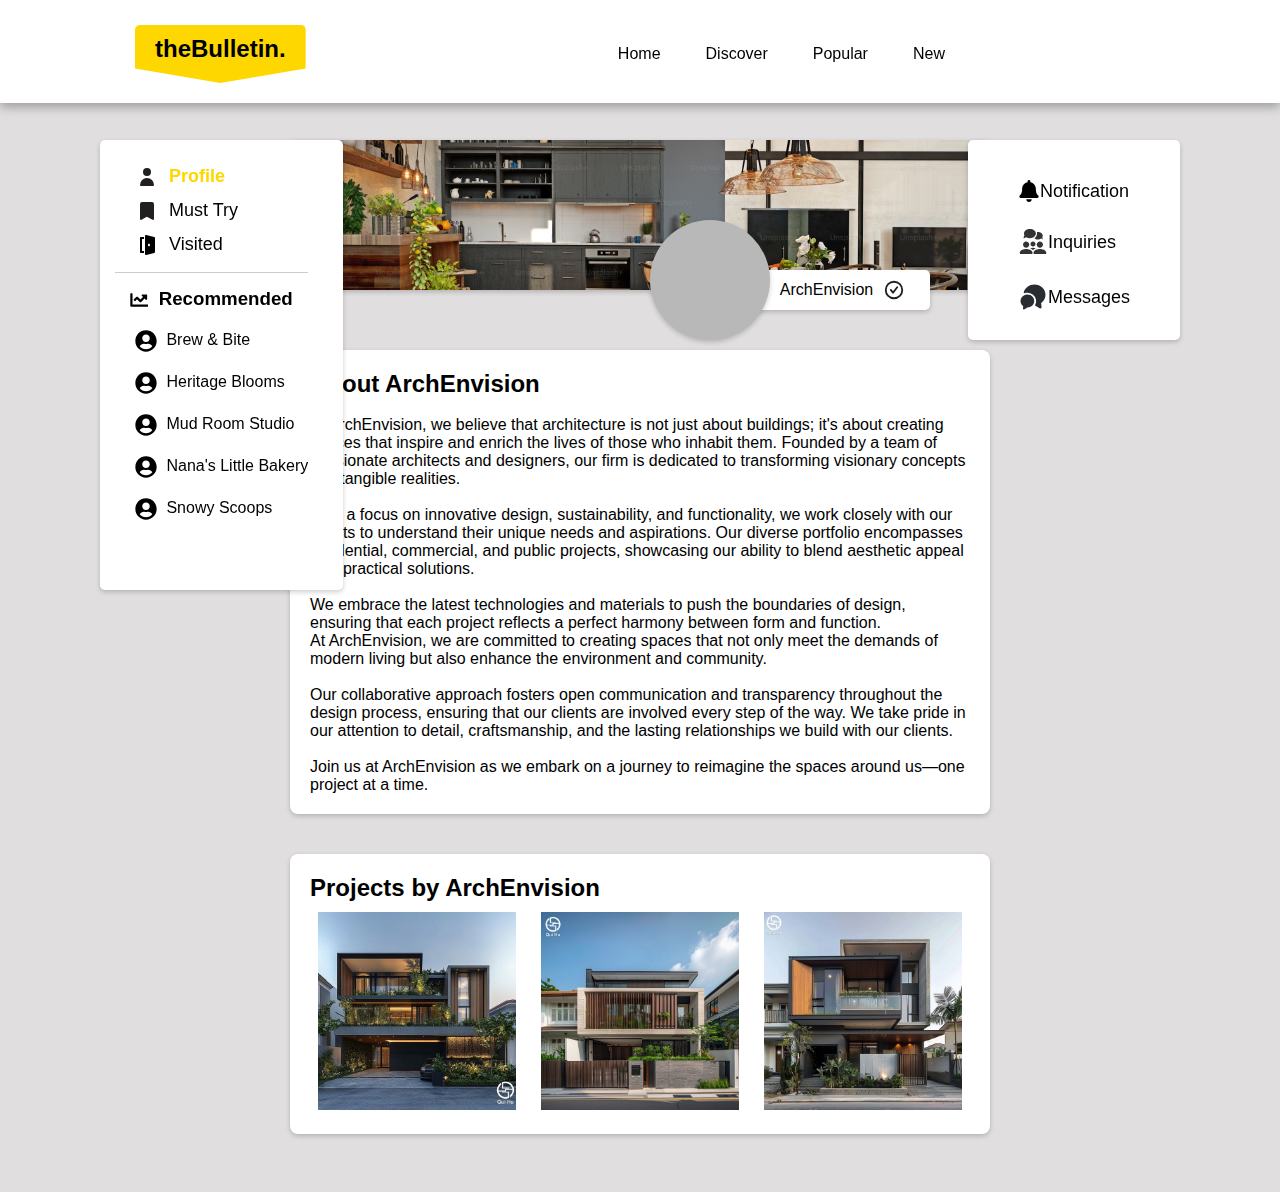
<file: profile.html>
<!DOCTYPE html>
<html lang="en">
<head>
    <meta charset="UTF-8">
    <meta name="viewport" content="width=device-width, initial-scale=1.0">
    <title>theBulletin. - Profile</title>
    <link rel="stylesheet" href="profile.css">
</head>
<body>
    <header class="header">
        <a href="index.html">
            <div class="logo">
                <p>theBulletin.</p>
            </div>
        </a>
        <nav class="navigation">
            <a href="home.html">Home</a>
            <a href="discover.html">Discover</a>
            <a href="popular.html">Popular</a>
            <a href="new.html">New</a>
        </nav>
    </header>
    <div class="container">
        <div class="section section-20">
            <div class="rectangle">
                <h2 style="font-size: 18px;">
                    <svg viewBox="0 0 24 24" xmlns="http://www.w3.org/2000/svg" width="24" height="24" style="vertical-align: middle; margin-right: 5px;">
                        <path d="m0 0h24v24h-24z" fill="#fff" opacity="0"/>
                        <g fill="#231f20">
                            <path d="m12 11a4 4 0 1 0 -4-4 4 4 0 0 0 4 4z"/>
                            <path d="m18 21a1 1 0 0 0 1-1 7 7 0 0 0 -14 0 1 1 0 0 0 1 1z"/>
                        </g>
                    </svg>
                    <a href="#" class="active">Profile</a>
                </h2>
                <h2 style="font-size: 18px;">
                    <svg viewBox="0 0 24 24" xmlns="http://www.w3.org/2000/svg" width="24" height="24" style="vertical-align: middle; margin-right: 5px;">
                        <path d="m0 0h24v24h-24z" fill="#fff" opacity="0"/>
                        <path d="m6 21a1 1 0 0 1 -.49-.13 1 1 0 0 1 -.51-.87v-14.67a2.28 2.28 0 0 1 2.2-2.33h9.6a2.28 2.28 0 0 1 2.2 2.33v14.67a1 1 0 0 1 -.5.86 1 1 0 0 1 -1 0l-5.67-3.21-5.33 3.2a1 1 0 0 1 -.5.15z" fill="#231f20"/>
                    </svg>
                    <a href="try.html">Must Try</a>
                </h2>
                <h2 style="font-size: 18px;">
                    <svg viewBox="0 0 24 24" xmlns="http://www.w3.org/2000/svg" width="24" height="24" style="vertical-align: middle; margin-right: 5px;">
                        <path d="m5 5v14c0 .553.447 1 1 1h3v-2h-2v-12h2v-2h-3c-.553 0-1 .447-1 1zm14.242-.97-8-2c-.297-.075-.614-.008-.857.182s-.385.48-.385.788v18c0 .308.142.599.385.788.178.139.394.212.615.212.081 0 .162-.01.242-.03l8-2c.446-.112.758-.511.758-.97v-14c0-.459-.312-.858-.758-.97zm-4.242 8.158c0 .459-.313.858-.758.97-.631.158-1.242-.319-1.242-.97v-.377c0-.65.611-1.128 1.242-.97.446.112.758.512.758.971z"/>
                    </svg>
                    <a href="visited.html">Visited</a>
                </h2>
                <hr />
                <h3 style="text-align: center;">
                    <svg viewBox="0 0 496 512" xmlns="http://www.w3.org/2000/svg" width="18" height="18" style="vertical-align: middle; margin-right: 5px;">
                        <path d="m496 384h-432v-304c0-8.84-7.16-16-16-16h-32c-8.84 0-16 7.16-16 16v336c0 17.67 14.33 32 32 32h464c8.84 0 16-7.16 16-16v-32c0-8.84-7.16-16-16-16zm-32-288h-118.06c-21.38 0-32.09 25.85-16.97 40.97l32.4 32.4-73.37 73.38-73.37-73.37c-12.5-12.5-32.76-12.5-45.25 0l-68.69 68.69c-6.25 6.25-6.25 16.38 0 22.63l22.62 22.62c6.25 6.25 16.38 6.25 22.63 0l46.06-46.07 73.37 73.37c12.5 12.5 32.76 12.5 45.25 0l96-96 32.4 32.4c15.12 15.12 40.97 4.41 40.97-16.97v-118.05c.01-8.84-7.15-16-15.99-16z"/>
                    </svg>
                    <a href="popular.html">Recommended</a>
                </h3>
                <ul>
                    <li>
                        <svg viewBox="0 0 496 512" xmlns="http://www.w3.org/2000/svg" width="22" height="22" style="vertical-align: middle; margin-right: 5px;">
                            <path d="m248 8c-137 0-248 111-248 248s111 248 248 248 248-111 248-248-111-248-248-248zm0 96c48.6 0 88 39.4 88 88s-39.4 88-88 88-88-39.4-88-88 39.4-88 88-88zm0 344c-58.7 0-111.3-26.6-146.5-68.2 18.8-35.4 55.6-59.8 98.5-59.8 2.4 0 4.8.4 7.1 1.1 13 4.2 26.6 6.9 40.9 6.9s28-2.7 40.9-6.9c2.3-.7 4.7-1.1 7.1-1.1 42.9 0 79.7 24.4 98.5 59.8-35.2 41.6-87.8 68.2-146.5 68.2z"/>
                        </svg>
                        Brew & Bite
                    </li>
                    <li>
                        <svg viewBox="0 0 496 512" xmlns="http://www.w3.org/2000/svg" width="22" height="22" style="vertical-align: middle; margin-right: 5px;">
                            <path d="m248 8c-137 0-248 111-248 248s111 248 248 248 248-111 248-248-111-248-248-248zm0 96c48.6 0 88 39.4 88 88s-39.4 88-88 88-88-39.4-88-88 39.4-88 88-88zm0 344c-58.7 0-111.3-26.6-146.5-68.2 18.8-35.4 55.6-59.8 98.5-59.8 2.4 0 4.8.4 7.1 1.1 13 4.2 26.6 6.9 40.9 6.9s28-2.7 40.9-6.9c2.3-.7 4.7-1.1 7.1-1.1 42.9 0 79.7 24.4 98.5 59.8-35.2 41.6-87.8 68.2-146.5 68.2z"/>
                        </svg>
                        Heritage Blooms
                    </li>
                    <li>
                        <svg viewBox="0 0 496 512" xmlns="http://www.w3.org/2000/svg" width="22" height="22" style="vertical-align: middle; margin-right: 5px;">
                            <path d="m248 8c-137 0-248 111-248 248s111 248 248 248 248-111 248-248-111-248-248-248zm0 96c48.6 0 88 39.4 88 88s-39.4 88-88 88-88-39.4-88-88 39.4-88 88-88zm0 344c-58.7 0-111.3-26.6-146.5-68.2 18.8-35.4 55.6-59.8 98.5-59.8 2.4 0 4.8.4 7.1 1.1 13 4.2 26.6 6.9 40.9 6.9s28-2.7 40.9-6.9c2.3-.7 4.7-1.1 7.1-1.1 42.9 0 79.7 24.4 98.5 59.8-35.2 41.6-87.8 68.2-146.5 68.2z"/>
                        </svg>
                        Mud Room Studio
                    </li>
                    <li>
                        <svg viewBox="0 0 496 512" xmlns="http://www.w3.org/2000/svg" width="22" height="22" style="vertical-align: middle; margin-right: 5px;">
                            <path d="m248 8c-137 0-248 111-248 248s111 248 248 248 248-111 248-248-111-248-248-248zm0 96c48.6 0 88 39.4 88 88s-39.4 88-88 88-88-39.4-88-88 39.4-88 88-88zm0 344c-58.7 0-111.3-26.6-146.5-68.2 18.8-35.4 55.6-59.8 98.5-59.8 2.4 0 4.8.4 7.1 1.1 13 4.2 26.6 6.9 40.9 6.9s28-2.7 40.9-6.9c2.3-.7 4.7-1.1 7.1-1.1 42.9 0 79.7 24.4 98.5 59.8-35.2 41.6-87.8 68.2-146.5 68.2z"/>
                        </svg>
                        Nana's Little Bakery
                    </li>
                    <li>
                        <svg viewBox="0 0 496 512" xmlns="http://www.w3.org/2000/svg" width="22" height="22" style="vertical-align: middle; margin-right: 5px;">
                            <path d="m248 8c-137 0-248 111-248 248s111 248 248 248 248-111 248-248-111-248-248-248zm0 96c48.6 0 88 39.4 88 88s-39.4 88-88 88-88-39.4-88-88 39.4-88 88-88zm0 344c-58.7 0-111.3-26.6-146.5-68.2 18.8-35.4 55.6-59.8 98.5-59.8 2.4 0 4.8.4 7.1 1.1 13 4.2 26.6 6.9 40.9 6.9s28-2.7 40.9-6.9c2.3-.7 4.7-1.1 7.1-1.1 42.9 0 79.7 24.4 98.5 59.8-35.2 41.6-87.8 68.2-146.5 68.2z"/>
                        </svg>
                        Snowy Scoops
                    </li>
                </ul>
            </div>                         
        </div>
        <div class="section section-60">
            <div class="post post1">
            </div>
            <div class="circle"></div>
            <div class="UserTag">
                <p>ArchEnvision</p>
                <svg viewBox="0 0 24 24" xmlns="http://www.w3.org/2000/svg" width="22" height="22">
                    <path d="m0 0h24v24h-24z" fill="#fff" opacity="0"/>
                    <g fill="#231f20">
                        <path d="m12 2a10 10 0 1 0 10 10 10 10 0 0 0 -10-10zm0 18a8 8 0 1 1 8-8 8 8 0 0 1 -8 8z"/>
                        <path d="m14.7 8.39-3.78 5-1.63-2.11a1 1 0 0 0 -1.58 1.23l2.43 3.11a1 1 0 0 0 .79.38 1 1 0 0 0 .79-.39l4.57-6a1 1 0 1 0 -1.6-1.22z"/>
                    </g>
                </svg>                
            </div>
            <div class="post post2"> 
                <h2>About ArchEnvision</h2>
                <p><br>At ArchEnvision, we believe that architecture is not just about buildings; it's about
                    creating spaces that inspire and enrich the lives of those who inhabit them. Founded
                    by a team of passionate architects and designers, our firm is dedicated to transforming
                    visionary concepts into tangible realities.</p><br>
                    
                <p>With a focus on innovative design, sustainability, and functionality, we work closely
                    with our clients to understand their unique needs and aspirations. Our diverse
                    portfolio encompasses residential, commercial, and public projects, showcasing
                    our ability to blend aesthetic appeal with practical solutions.</p><br>
            
                <p>We embrace the latest technologies and materials to push the boundaries of design,
                    ensuring that each project reflects a perfect harmony between form and function.</p>
            
                <p>At ArchEnvision, we are committed to creating spaces that not only meet the
                    demands of modern living but also enhance the environment and community.</p><br>
            
                <p>Our collaborative approach fosters open communication and transparency
                    throughout the design process, ensuring that our clients are involved every step
                    of the way. We take pride in our attention to detail, craftsmanship, and the lasting
                    relationships we build with our clients.</p><br>
            
                <p>Join us at ArchEnvision as we embark on a journey to reimagine the spaces around
                    us—one project at a time.</p>
            </div>
            <div class="post post3">
                <h2>Projects by ArchEnvision</h2>
                <div class="projects">
                    <div class="project project1">
                        <img src="project1.png" alt="project1">
                    </div>
                    <div class="project project2">
                        <img src="project2.png" alt="project2">
                    </div>
                    <div class="project project3">
                        <img src="project3.png" alt="project3">
                    </div>
                </div>
            </div>
            <br>
        </div>
        <div class="section section-20">
            <div class="notification">
                <h2 style="font-size: 18px; display: flex; align-items: center;">
                    <svg viewBox="0 0 448 512" xmlns="http://www.w3.org/2000/svg" width="22" height="22" fill="black">
                        <path d="m224 512c35.32 0 63.97-28.65 63.97-64h-127.94c0 35.35 28.65 64 63.97 64zm215.39-149.71c-19.32-20.76-55.47-51.99-55.47-154.29 0-77.7-54.48-139.9-127.94-155.16v-20.84c0-17.67-14.32-32-31.98-32s-31.98 14.33-31.98 32v20.84c-73.46 15.26-127.94 77.46-127.94 155.16 0 102.3-36.15 133.53-55.47 154.29-6 6.45-8.66 14.16-8.61 21.71.11 16.4 12.98 32 32.1 32h383.8c19.12 0 32-15.6 32.1-32 .05-7.55-2.61-15.27-8.61-21.71z"/>
                    </svg>
                    Notification
                </h2>
                
                <h2 style="font-size: 18px; display: flex; align-items: center;">
                    <svg fill="black" height="30" width="30" viewBox="0 0 48 48" xmlns="http://www.w3.org/2000/svg">
                        <g fill="#333">
                            <path d="m18 28c0 2.7625-2.2375 5-5 5s-5-2.2375-5-5 2.2375-5 5-5 5 2.2375 5 5z"/>
                            <path d="m3 40.3333c0-3.5466 6.6625-5.3333 10-5.3333s10 1.7867 10 5.3333v2.6667h-20z"/>
                            <path d="m40 28c0 2.7625-2.2375 5-5 5s-5-2.2375-5-5 2.2375-5 5-5 5 2.2375 5 5z"/>
                            <path d="m28 27c0 2.21-1.79 4-4 4s-4-1.79-4-4 1.79-4 4-4 4 1.79 4 4z"/>
                            <path d="m25 40.3333c0-3.5466 6.6625-5.3333 10-5.3333s10 1.7867 10 5.3333v2.6667h-20z"/>
                            <g clip-rule="evenodd" fill-rule="evenodd">
                                <path d="m28.7508 34.185c-.2669.0981-.5302.2023-.7883.3125-1.1711.5005-2.3537 1.1766-3.2725 2.081-.246.2423-.4795.5079-.69.7965-.2105-.2886-.444-.5542-.6901-.7965-.9187-.9044-2.1014-1.5805-3.2725-2.081-.258-.1102-.5213-.2144-.7883-.3125 1.5226-.7889 3.4807-1.185 4.7509-1.185 1.2701 0 3.2282.3961 4.7508 1.185z"/>
                                <path d="m19.0938 18c5.2467 0 9.5-3.3579 9.5-7.5 0-4.14214-4.2533-7.5-9.5-7.5s-9.49999 3.35786-9.49999 7.5c0 1.0062.25097 1.9661.70619 2.8428-1.00545 1.2324-1.25171 3.0983-1.29957 4.2711-.01742.4268.49792.6451.8401.3894.68627-.5129 1.77617-1.2085 3.19197-1.728 1.6448 1.0772 3.7573 1.7247 6.0613 1.7247z"/>
                                <path d="m26.3671 17.8655c2.5853-1.742 4.2363-4.3945 4.2363-7.3655 0-.79929-.1195-1.57553-.3445-2.31719.5901-.11938 1.208-.18281 1.8445-.18281 4.1421 0 7.5 2.6863 7.5 6 0 .9484-.275 1.8453-.7648 2.6427.4625.7834.6269 1.7657.6803 2.5048.0307.426-.4849.6494-.835.4046-.4333-.303-1.0234-.6592-1.7477-.9636-1.3053.8807-2.9916 1.4115-4.8328 1.4115-2.3013 0-4.3606-.8292-5.7363-2.1345z"/>
                            </g>
                        </g>
                    </svg>
                    Inquiries
                </h2>
                
                <h2 style="font-size: 18px; display: flex; align-items: center;">
                    <svg fill="black" height="30" width="30" viewBox="0 0 24 24" xmlns="http://www.w3.org/2000/svg">
                        <g fill="#292d32">
                            <path d="m18.4704 16.83.39 3.16c.1.83-.79 1.41-1.5.98l-3.46-2.06c-.24-.14-.3-.44-.17-.68.5-.92.77-1.96.77-3 0-3.66-3.14-6.64-7.00002-6.64-.79 0-1.56.12-2.28.36-.37.12-.73-.22-.64-.6.91-3.64 4.41-6.35 8.59002-6.35 4.88 0 8.83 3.69 8.83 8.24 0 2.7-1.39 5.09-3.53 6.59z"/>
                            <path d="m13 15.2298c0 1.19-.44 2.29-1.18 3.16-.99 1.2-2.56 1.97-4.32 1.97l-2.61 1.55c-.44.27-1-.1-.94-.61l.25-1.97c-1.34-.93-2.2-2.42-2.2-4.1 0-1.76.94-3.31 2.38-4.23.89-.58 1.96-.91 3.12-.91 3.04 0 5.5 2.3 5.5 5.14z"/>
                        </g>
                    </svg>
                    Messages
                </h2>
            </div>
        </div>
    </div>
</body>
</html>
</file>
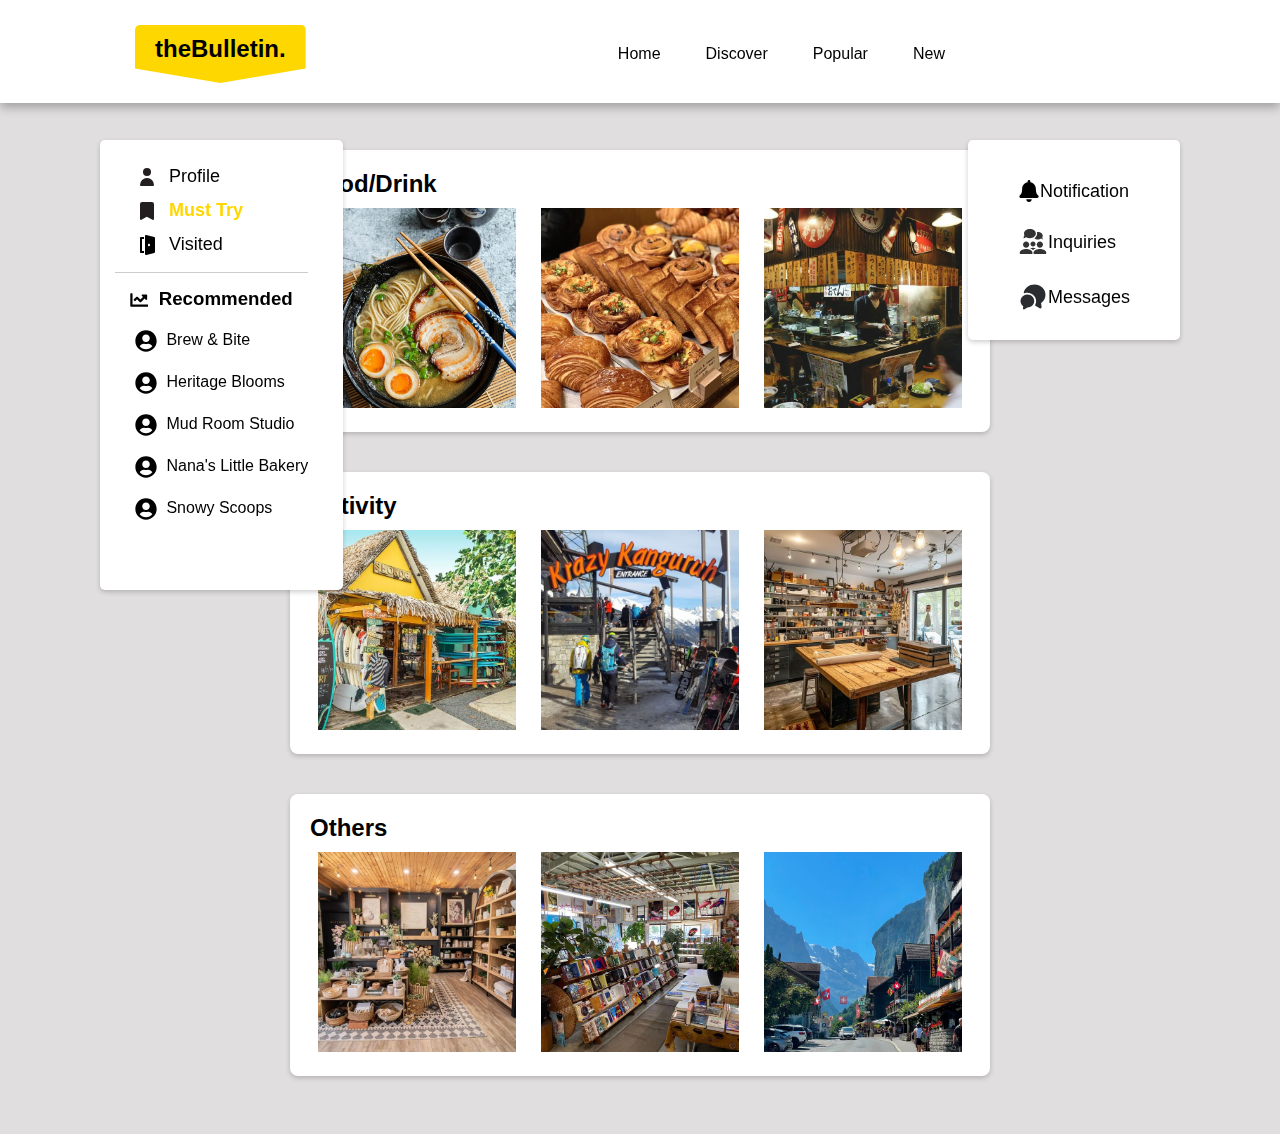
<file: try.html>
<!DOCTYPE html>
<html lang="en">
<head>
    <meta charset="UTF-8">
    <meta name="viewport" content="width=device-width, initial-scale=1.0">
    <title>theBulletin. - Must Try</title>
    <link rel="stylesheet" href="try.css">
</head>
<body>
    <header class="header">
        <a href="index.html">
            <div class="logo">
                <p>theBulletin.</p>
            </div>
        </a>
        <nav class="navigation">
            <a href="home.html">Home</a>
            <a href="discover.html">Discover</a>
            <a href="popular.html">Popular</a>
            <a href="new.html">New</a>
        </nav>
    </header>
    <div class="container">
        <div class="section section-20">
            <div class="rectangle">
                <h2 style="font-size: 18px;">
                    <svg viewBox="0 0 24 24" xmlns="http://www.w3.org/2000/svg" width="24" height="24" style="vertical-align: middle; margin-right: 5px;">
                        <path d="m0 0h24v24h-24z" fill="#fff" opacity="0"/>
                        <g fill="#231f20">
                            <path d="m12 11a4 4 0 1 0 -4-4 4 4 0 0 0 4 4z"/>
                            <path d="m18 21a1 1 0 0 0 1-1 7 7 0 0 0 -14 0 1 1 0 0 0 1 1z"/>
                        </g>
                    </svg>
                    <a href="profile.html">Profile</a>
                </h2>
                <h2 style="font-size: 18px;">
                    <svg viewBox="0 0 24 24" xmlns="http://www.w3.org/2000/svg" width="24" height="24" style="vertical-align: middle; margin-right: 5px;">
                        <path d="m0 0h24v24h-24z" fill="#fff" opacity="0"/>
                        <path d="m6 21a1 1 0 0 1 -.49-.13 1 1 0 0 1 -.51-.87v-14.67a2.28 2.28 0 0 1 2.2-2.33h9.6a2.28 2.28 0 0 1 2.2 2.33v14.67a1 1 0 0 1 -.5.86 1 1 0 0 1 -1 0l-5.67-3.21-5.33 3.2a1 1 0 0 1 -.5.15z" fill="#231f20"/>
                    </svg>
                    <a href="#" class="active">Must Try</a>
                </h2>
                <h2 style="font-size: 18px;">
                    <svg viewBox="0 0 24 24" xmlns="http://www.w3.org/2000/svg" width="24" height="24" style="vertical-align: middle; margin-right: 5px;">
                        <path d="m5 5v14c0 .553.447 1 1 1h3v-2h-2v-12h2v-2h-3c-.553 0-1 .447-1 1zm14.242-.97-8-2c-.297-.075-.614-.008-.857.182s-.385.48-.385.788v18c0 .308.142.599.385.788.178.139.394.212.615.212.081 0 .162-.01.242-.03l8-2c.446-.112.758-.511.758-.97v-14c0-.459-.312-.858-.758-.97zm-4.242 8.158c0 .459-.313.858-.758.97-.631.158-1.242-.319-1.242-.97v-.377c0-.65.611-1.128 1.242-.97.446.112.758.512.758.971z"/>
                    </svg>
                    <a href="visited.html">Visited</a>
                </h2>
                <hr />
                <h3 style="text-align: center;">
                    <svg viewBox="0 0 496 512" xmlns="http://www.w3.org/2000/svg" width="18" height="18" style="vertical-align: middle; margin-right: 5px;">
                        <path d="m496 384h-432v-304c0-8.84-7.16-16-16-16h-32c-8.84 0-16 7.16-16 16v336c0 17.67 14.33 32 32 32h464c8.84 0 16-7.16 16-16v-32c0-8.84-7.16-16-16-16zm-32-288h-118.06c-21.38 0-32.09 25.85-16.97 40.97l32.4 32.4-73.37 73.38-73.37-73.37c-12.5-12.5-32.76-12.5-45.25 0l-68.69 68.69c-6.25 6.25-6.25 16.38 0 22.63l22.62 22.62c6.25 6.25 16.38 6.25 22.63 0l46.06-46.07 73.37 73.37c12.5 12.5 32.76 12.5 45.25 0l96-96 32.4 32.4c15.12 15.12 40.97 4.41 40.97-16.97v-118.05c.01-8.84-7.15-16-15.99-16z"/>
                    </svg>
                    <a href="popular.html">Recommended</a>
                </h3>
                <ul>
                    <li>
                        <svg viewBox="0 0 496 512" xmlns="http://www.w3.org/2000/svg" width="22" height="22" style="vertical-align: middle; margin-right: 5px;">
                            <path d="m248 8c-137 0-248 111-248 248s111 248 248 248 248-111 248-248-111-248-248-248zm0 96c48.6 0 88 39.4 88 88s-39.4 88-88 88-88-39.4-88-88 39.4-88 88-88zm0 344c-58.7 0-111.3-26.6-146.5-68.2 18.8-35.4 55.6-59.8 98.5-59.8 2.4 0 4.8.4 7.1 1.1 13 4.2 26.6 6.9 40.9 6.9s28-2.7 40.9-6.9c2.3-.7 4.7-1.1 7.1-1.1 42.9 0 79.7 24.4 98.5 59.8-35.2 41.6-87.8 68.2-146.5 68.2z"/>
                        </svg>
                        Brew & Bite
                    </li>
                    <li>
                        <svg viewBox="0 0 496 512" xmlns="http://www.w3.org/2000/svg" width="22" height="22" style="vertical-align: middle; margin-right: 5px;">
                            <path d="m248 8c-137 0-248 111-248 248s111 248 248 248 248-111 248-248-111-248-248-248zm0 96c48.6 0 88 39.4 88 88s-39.4 88-88 88-88-39.4-88-88 39.4-88 88-88zm0 344c-58.7 0-111.3-26.6-146.5-68.2 18.8-35.4 55.6-59.8 98.5-59.8 2.4 0 4.8.4 7.1 1.1 13 4.2 26.6 6.9 40.9 6.9s28-2.7 40.9-6.9c2.3-.7 4.7-1.1 7.1-1.1 42.9 0 79.7 24.4 98.5 59.8-35.2 41.6-87.8 68.2-146.5 68.2z"/>
                        </svg>
                        Heritage Blooms
                    </li>
                    <li>
                        <svg viewBox="0 0 496 512" xmlns="http://www.w3.org/2000/svg" width="22" height="22" style="vertical-align: middle; margin-right: 5px;">
                            <path d="m248 8c-137 0-248 111-248 248s111 248 248 248 248-111 248-248-111-248-248-248zm0 96c48.6 0 88 39.4 88 88s-39.4 88-88 88-88-39.4-88-88 39.4-88 88-88zm0 344c-58.7 0-111.3-26.6-146.5-68.2 18.8-35.4 55.6-59.8 98.5-59.8 2.4 0 4.8.4 7.1 1.1 13 4.2 26.6 6.9 40.9 6.9s28-2.7 40.9-6.9c2.3-.7 4.7-1.1 7.1-1.1 42.9 0 79.7 24.4 98.5 59.8-35.2 41.6-87.8 68.2-146.5 68.2z"/>
                        </svg>
                        Mud Room Studio
                    </li>
                    <li>
                        <svg viewBox="0 0 496 512" xmlns="http://www.w3.org/2000/svg" width="22" height="22" style="vertical-align: middle; margin-right: 5px;">
                            <path d="m248 8c-137 0-248 111-248 248s111 248 248 248 248-111 248-248-111-248-248-248zm0 96c48.6 0 88 39.4 88 88s-39.4 88-88 88-88-39.4-88-88 39.4-88 88-88zm0 344c-58.7 0-111.3-26.6-146.5-68.2 18.8-35.4 55.6-59.8 98.5-59.8 2.4 0 4.8.4 7.1 1.1 13 4.2 26.6 6.9 40.9 6.9s28-2.7 40.9-6.9c2.3-.7 4.7-1.1 7.1-1.1 42.9 0 79.7 24.4 98.5 59.8-35.2 41.6-87.8 68.2-146.5 68.2z"/>
                        </svg>
                        Nana's Little Bakery
                    </li>
                    <li>
                        <svg viewBox="0 0 496 512" xmlns="http://www.w3.org/2000/svg" width="22" height="22" style="vertical-align: middle; margin-right: 5px;">
                            <path d="m248 8c-137 0-248 111-248 248s111 248 248 248 248-111 248-248-111-248-248-248zm0 96c48.6 0 88 39.4 88 88s-39.4 88-88 88-88-39.4-88-88 39.4-88 88-88zm0 344c-58.7 0-111.3-26.6-146.5-68.2 18.8-35.4 55.6-59.8 98.5-59.8 2.4 0 4.8.4 7.1 1.1 13 4.2 26.6 6.9 40.9 6.9s28-2.7 40.9-6.9c2.3-.7 4.7-1.1 7.1-1.1 42.9 0 79.7 24.4 98.5 59.8-35.2 41.6-87.8 68.2-146.5 68.2z"/>
                        </svg>
                        Snowy Scoops
                    </li>
                </ul>
            </div>                         
        </div>
        <div class="section section-60">
            <div class="post post1">
                <h2>Food/Drink</h2>
                <div class="projects">
                    <div class="project project1">
                        <img src="food1.png" alt="food1">
                    </div>
                    <div class="project project2">
                        <img src="food2.png" alt="food2">
                    </div>
                    <div class="project project3">
                        <img src="food3.png" alt="food3">
                    </div>
                </div>              
            </div>
            <div class="post post2"> 
                <h2>Activity</h2>
                <div class="projects">
                    <div class="project project1">
                        <img src="activity1.png" alt="activity1">
                    </div>
                    <div class="project project2">
                        <img src="activity2.png" alt="activity2">
                    </div>
                    <div class="project project3">
                        <img src="activity3.png" alt="activity3">
                    </div>
                </div>
            </div>
            <div class="post post3">
                <h2>Others</h2>
                <div class="projects">
                    <div class="project project1">
                        <img src="others1.png" alt="others1">
                    </div>
                    <div class="project project2">
                        <img src="others2.png" alt="others2">
                    </div>
                    <div class="project project3">
                        <img src="others3.png" alt="others3">
                    </div>
                </div>
            </div>
            <br>
        </div>
        <div class="section section-20">
            <div class="notification">
                <h2 style="font-size: 18px; display: flex; align-items: center;">
                    <svg viewBox="0 0 448 512" xmlns="http://www.w3.org/2000/svg" width="22" height="22" fill="black">
                        <path d="m224 512c35.32 0 63.97-28.65 63.97-64h-127.94c0 35.35 28.65 64 63.97 64zm215.39-149.71c-19.32-20.76-55.47-51.99-55.47-154.29 0-77.7-54.48-139.9-127.94-155.16v-20.84c0-17.67-14.32-32-31.98-32s-31.98 14.33-31.98 32v20.84c-73.46 15.26-127.94 77.46-127.94 155.16 0 102.3-36.15 133.53-55.47 154.29-6 6.45-8.66 14.16-8.61 21.71.11 16.4 12.98 32 32.1 32h383.8c19.12 0 32-15.6 32.1-32 .05-7.55-2.61-15.27-8.61-21.71z"/>
                    </svg>
                    Notification
                </h2>
                
                <h2 style="font-size: 18px; display: flex; align-items: center;">
                    <svg fill="black" height="30" width="30" viewBox="0 0 48 48" xmlns="http://www.w3.org/2000/svg">
                        <g fill="#333">
                            <path d="m18 28c0 2.7625-2.2375 5-5 5s-5-2.2375-5-5 2.2375-5 5-5 5 2.2375 5 5z"/>
                            <path d="m3 40.3333c0-3.5466 6.6625-5.3333 10-5.3333s10 1.7867 10 5.3333v2.6667h-20z"/>
                            <path d="m40 28c0 2.7625-2.2375 5-5 5s-5-2.2375-5-5 2.2375-5 5-5 5 2.2375 5 5z"/>
                            <path d="m28 27c0 2.21-1.79 4-4 4s-4-1.79-4-4 1.79-4 4-4 4 1.79 4 4z"/>
                            <path d="m25 40.3333c0-3.5466 6.6625-5.3333 10-5.3333s10 1.7867 10 5.3333v2.6667h-20z"/>
                            <g clip-rule="evenodd" fill-rule="evenodd">
                                <path d="m28.7508 34.185c-.2669.0981-.5302.2023-.7883.3125-1.1711.5005-2.3537 1.1766-3.2725 2.081-.246.2423-.4795.5079-.69.7965-.2105-.2886-.444-.5542-.6901-.7965-.9187-.9044-2.1014-1.5805-3.2725-2.081-.258-.1102-.5213-.2144-.7883-.3125 1.5226-.7889 3.4807-1.185 4.7509-1.185 1.2701 0 3.2282.3961 4.7508 1.185z"/>
                                <path d="m19.0938 18c5.2467 0 9.5-3.3579 9.5-7.5 0-4.14214-4.2533-7.5-9.5-7.5s-9.49999 3.35786-9.49999 7.5c0 1.0062.25097 1.9661.70619 2.8428-1.00545 1.2324-1.25171 3.0983-1.29957 4.2711-.01742.4268.49792.6451.8401.3894.68627-.5129 1.77617-1.2085 3.19197-1.728 1.6448 1.0772 3.7573 1.7247 6.0613 1.7247z"/>
                                <path d="m26.3671 17.8655c2.5853-1.742 4.2363-4.3945 4.2363-7.3655 0-.79929-.1195-1.57553-.3445-2.31719.5901-.11938 1.208-.18281 1.8445-.18281 4.1421 0 7.5 2.6863 7.5 6 0 .9484-.275 1.8453-.7648 2.6427.4625.7834.6269 1.7657.6803 2.5048.0307.426-.4849.6494-.835.4046-.4333-.303-1.0234-.6592-1.7477-.9636-1.3053.8807-2.9916 1.4115-4.8328 1.4115-2.3013 0-4.3606-.8292-5.7363-2.1345z"/>
                            </g>
                        </g>
                    </svg>
                    Inquiries
                </h2>
                
                <h2 style="font-size: 18px; display: flex; align-items: center;">
                    <svg fill="black" height="30" width="30" viewBox="0 0 24 24" xmlns="http://www.w3.org/2000/svg">
                        <g fill="#292d32">
                            <path d="m18.4704 16.83.39 3.16c.1.83-.79 1.41-1.5.98l-3.46-2.06c-.24-.14-.3-.44-.17-.68.5-.92.77-1.96.77-3 0-3.66-3.14-6.64-7.00002-6.64-.79 0-1.56.12-2.28.36-.37.12-.73-.22-.64-.6.91-3.64 4.41-6.35 8.59002-6.35 4.88 0 8.83 3.69 8.83 8.24 0 2.7-1.39 5.09-3.53 6.59z"/>
                            <path d="m13 15.2298c0 1.19-.44 2.29-1.18 3.16-.99 1.2-2.56 1.97-4.32 1.97l-2.61 1.55c-.44.27-1-.1-.94-.61l.25-1.97c-1.34-.93-2.2-2.42-2.2-4.1 0-1.76.94-3.31 2.38-4.23.89-.58 1.96-.91 3.12-.91 3.04 0 5.5 2.3 5.5 5.14z"/>
                        </g>
                    </svg>
                    Messages
                </h2>
            </div>
        </div>
    </div>
</body>
</html>
</file>
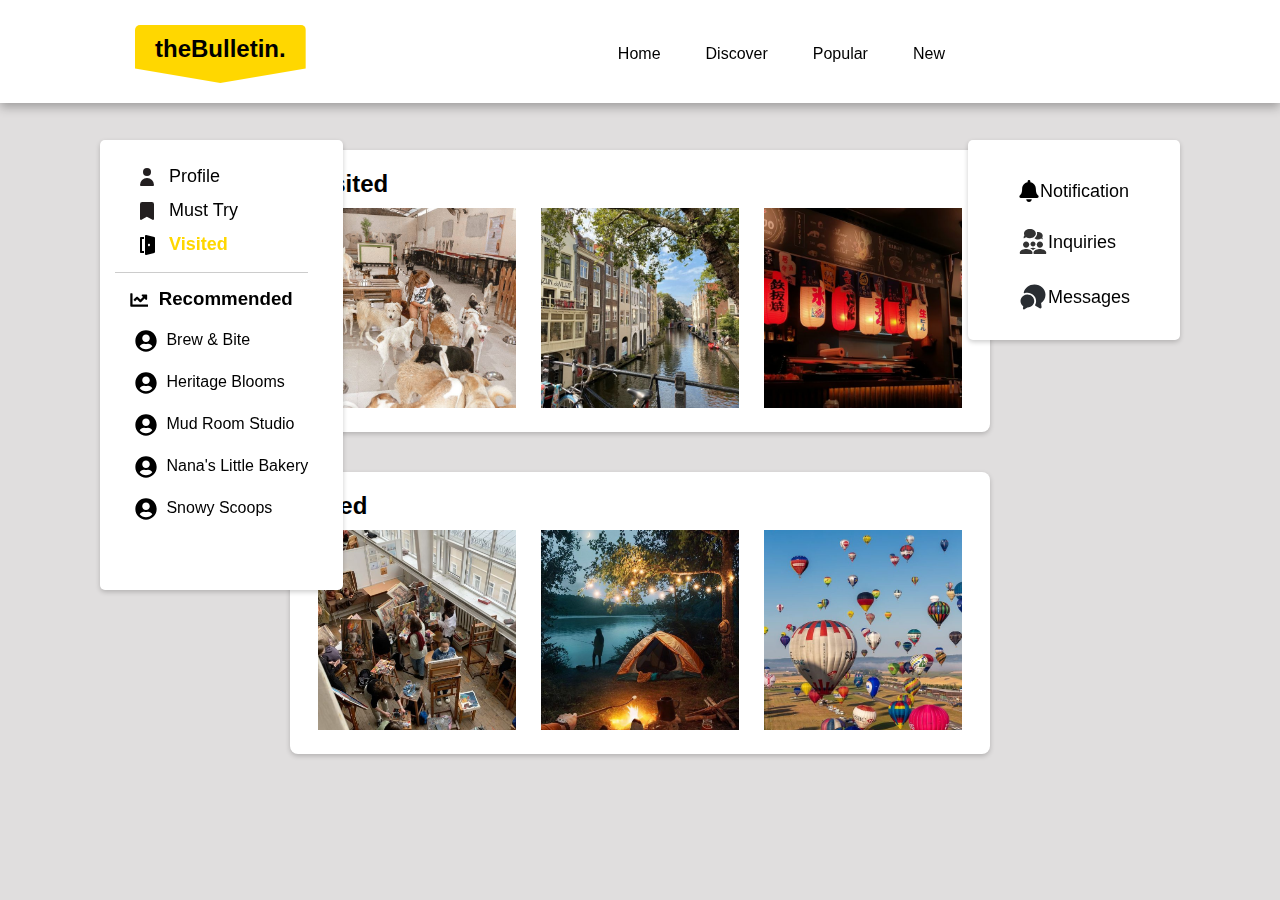
<file: visited.html>
<!DOCTYPE html>
<html lang="en">
<head>
    <meta charset="UTF-8">
    <meta name="viewport" content="width=device-width, initial-scale=1.0">
    <title>theBulletin. - Visited</title>
    <link rel="stylesheet" href="visited.css">
</head>
<body>
    <header class="header">
        <a href="index.html">
            <div class="logo">
                <p>theBulletin.</p>
            </div>
        </a>
        <nav class="navigation">
            <a href="home.html">Home</a>
            <a href="discover.html">Discover</a>
            <a href="popular.html">Popular</a>
            <a href="new.html">New</a>
        </nav>
    </header>
    <div class="container">
        <div class="section section-20">
            <div class="rectangle">
                <h2 style="font-size: 18px;">
                    <svg viewBox="0 0 24 24" xmlns="http://www.w3.org/2000/svg" width="24" height="24" style="vertical-align: middle; margin-right: 5px;">
                        <path d="m0 0h24v24h-24z" fill="#fff" opacity="0"/>
                        <g fill="#231f20">
                            <path d="m12 11a4 4 0 1 0 -4-4 4 4 0 0 0 4 4z"/>
                            <path d="m18 21a1 1 0 0 0 1-1 7 7 0 0 0 -14 0 1 1 0 0 0 1 1z"/>
                        </g>
                    </svg>
                    <a href="profile.html">Profile</a>
                </h2>
                <h2 style="font-size: 18px;">
                    <svg viewBox="0 0 24 24" xmlns="http://www.w3.org/2000/svg" width="24" height="24" style="vertical-align: middle; margin-right: 5px;">
                        <path d="m0 0h24v24h-24z" fill="#fff" opacity="0"/>
                        <path d="m6 21a1 1 0 0 1 -.49-.13 1 1 0 0 1 -.51-.87v-14.67a2.28 2.28 0 0 1 2.2-2.33h9.6a2.28 2.28 0 0 1 2.2 2.33v14.67a1 1 0 0 1 -.5.86 1 1 0 0 1 -1 0l-5.67-3.21-5.33 3.2a1 1 0 0 1 -.5.15z" fill="#231f20"/>
                    </svg>
                    <a href="try.html">Must Try</a>
                </h2>
                <h2 style="font-size: 18px;">
                    <svg viewBox="0 0 24 24" xmlns="http://www.w3.org/2000/svg" width="24" height="24" style="vertical-align: middle; margin-right: 5px;">
                        <path d="m5 5v14c0 .553.447 1 1 1h3v-2h-2v-12h2v-2h-3c-.553 0-1 .447-1 1zm14.242-.97-8-2c-.297-.075-.614-.008-.857.182s-.385.48-.385.788v18c0 .308.142.599.385.788.178.139.394.212.615.212.081 0 .162-.01.242-.03l8-2c.446-.112.758-.511.758-.97v-14c0-.459-.312-.858-.758-.97zm-4.242 8.158c0 .459-.313.858-.758.97-.631.158-1.242-.319-1.242-.97v-.377c0-.65.611-1.128 1.242-.97.446.112.758.512.758.971z"/>
                    </svg>
                    <a href="#" class="active">Visited</a>
                </h2>
                <hr />
                <h3 style="text-align: center;">
                    <svg viewBox="0 0 496 512" xmlns="http://www.w3.org/2000/svg" width="18" height="18" style="vertical-align: middle; margin-right: 5px;">
                        <path d="m496 384h-432v-304c0-8.84-7.16-16-16-16h-32c-8.84 0-16 7.16-16 16v336c0 17.67 14.33 32 32 32h464c8.84 0 16-7.16 16-16v-32c0-8.84-7.16-16-16-16zm-32-288h-118.06c-21.38 0-32.09 25.85-16.97 40.97l32.4 32.4-73.37 73.38-73.37-73.37c-12.5-12.5-32.76-12.5-45.25 0l-68.69 68.69c-6.25 6.25-6.25 16.38 0 22.63l22.62 22.62c6.25 6.25 16.38 6.25 22.63 0l46.06-46.07 73.37 73.37c12.5 12.5 32.76 12.5 45.25 0l96-96 32.4 32.4c15.12 15.12 40.97 4.41 40.97-16.97v-118.05c.01-8.84-7.15-16-15.99-16z"/>
                    </svg>
                    <a href="popular.html">Recommended</a>
                </h3>
                <ul>
                    <li>
                        <svg viewBox="0 0 496 512" xmlns="http://www.w3.org/2000/svg" width="22" height="22" style="vertical-align: middle; margin-right: 5px;">
                            <path d="m248 8c-137 0-248 111-248 248s111 248 248 248 248-111 248-248-111-248-248-248zm0 96c48.6 0 88 39.4 88 88s-39.4 88-88 88-88-39.4-88-88 39.4-88 88-88zm0 344c-58.7 0-111.3-26.6-146.5-68.2 18.8-35.4 55.6-59.8 98.5-59.8 2.4 0 4.8.4 7.1 1.1 13 4.2 26.6 6.9 40.9 6.9s28-2.7 40.9-6.9c2.3-.7 4.7-1.1 7.1-1.1 42.9 0 79.7 24.4 98.5 59.8-35.2 41.6-87.8 68.2-146.5 68.2z"/>
                        </svg>
                        Brew & Bite
                    </li>
                    <li>
                        <svg viewBox="0 0 496 512" xmlns="http://www.w3.org/2000/svg" width="22" height="22" style="vertical-align: middle; margin-right: 5px;">
                            <path d="m248 8c-137 0-248 111-248 248s111 248 248 248 248-111 248-248-111-248-248-248zm0 96c48.6 0 88 39.4 88 88s-39.4 88-88 88-88-39.4-88-88 39.4-88 88-88zm0 344c-58.7 0-111.3-26.6-146.5-68.2 18.8-35.4 55.6-59.8 98.5-59.8 2.4 0 4.8.4 7.1 1.1 13 4.2 26.6 6.9 40.9 6.9s28-2.7 40.9-6.9c2.3-.7 4.7-1.1 7.1-1.1 42.9 0 79.7 24.4 98.5 59.8-35.2 41.6-87.8 68.2-146.5 68.2z"/>
                        </svg>
                        Heritage Blooms
                    </li>
                    <li>
                        <svg viewBox="0 0 496 512" xmlns="http://www.w3.org/2000/svg" width="22" height="22" style="vertical-align: middle; margin-right: 5px;">
                            <path d="m248 8c-137 0-248 111-248 248s111 248 248 248 248-111 248-248-111-248-248-248zm0 96c48.6 0 88 39.4 88 88s-39.4 88-88 88-88-39.4-88-88 39.4-88 88-88zm0 344c-58.7 0-111.3-26.6-146.5-68.2 18.8-35.4 55.6-59.8 98.5-59.8 2.4 0 4.8.4 7.1 1.1 13 4.2 26.6 6.9 40.9 6.9s28-2.7 40.9-6.9c2.3-.7 4.7-1.1 7.1-1.1 42.9 0 79.7 24.4 98.5 59.8-35.2 41.6-87.8 68.2-146.5 68.2z"/>
                        </svg>
                        Mud Room Studio
                    </li>
                    <li>
                        <svg viewBox="0 0 496 512" xmlns="http://www.w3.org/2000/svg" width="22" height="22" style="vertical-align: middle; margin-right: 5px;">
                            <path d="m248 8c-137 0-248 111-248 248s111 248 248 248 248-111 248-248-111-248-248-248zm0 96c48.6 0 88 39.4 88 88s-39.4 88-88 88-88-39.4-88-88 39.4-88 88-88zm0 344c-58.7 0-111.3-26.6-146.5-68.2 18.8-35.4 55.6-59.8 98.5-59.8 2.4 0 4.8.4 7.1 1.1 13 4.2 26.6 6.9 40.9 6.9s28-2.7 40.9-6.9c2.3-.7 4.7-1.1 7.1-1.1 42.9 0 79.7 24.4 98.5 59.8-35.2 41.6-87.8 68.2-146.5 68.2z"/>
                        </svg>
                        Nana's Little Bakery
                    </li>
                    <li>
                        <svg viewBox="0 0 496 512" xmlns="http://www.w3.org/2000/svg" width="22" height="22" style="vertical-align: middle; margin-right: 5px;">
                            <path d="m248 8c-137 0-248 111-248 248s111 248 248 248 248-111 248-248-111-248-248-248zm0 96c48.6 0 88 39.4 88 88s-39.4 88-88 88-88-39.4-88-88 39.4-88 88-88zm0 344c-58.7 0-111.3-26.6-146.5-68.2 18.8-35.4 55.6-59.8 98.5-59.8 2.4 0 4.8.4 7.1 1.1 13 4.2 26.6 6.9 40.9 6.9s28-2.7 40.9-6.9c2.3-.7 4.7-1.1 7.1-1.1 42.9 0 79.7 24.4 98.5 59.8-35.2 41.6-87.8 68.2-146.5 68.2z"/>
                        </svg>
                        Snowy Scoops
                    </li>
                </ul>
            </div>                         
        </div>
        <div class="section section-60">
            <div class="post post1">
                <h2>Visited</h2>
                <div class="projects">
                    <div class="project project1">
                        <img src="visited1.png" alt="visited1">
                    </div>
                    <div class="project project2">
                        <img src="visited4.png" alt="visited4">
                    </div>
                    <div class="project project3">
                        <img src="visited6.png" alt="visited6">
                    </div>
                </div>              
            </div>
            <div class="post post2"> 
                <h2>Tried</h2>
                <div class="projects">
                    <div class="project project1">
                        <img src="visited2.png" alt="visited2">
                    </div>
                    <div class="project project2">
                        <img src="visited3.png" alt="visited3">
                    </div>
                    <div class="project project3">
                        <img src="visited5.png" alt="visited5">
                    </div>
                </div>
            </div>
            <br>
        </div>
        <div class="section section-20">
            <div class="notification">
                <h2 style="font-size: 18px; display: flex; align-items: center;">
                    <svg viewBox="0 0 448 512" xmlns="http://www.w3.org/2000/svg" width="22" height="22" fill="black">
                        <path d="m224 512c35.32 0 63.97-28.65 63.97-64h-127.94c0 35.35 28.65 64 63.97 64zm215.39-149.71c-19.32-20.76-55.47-51.99-55.47-154.29 0-77.7-54.48-139.9-127.94-155.16v-20.84c0-17.67-14.32-32-31.98-32s-31.98 14.33-31.98 32v20.84c-73.46 15.26-127.94 77.46-127.94 155.16 0 102.3-36.15 133.53-55.47 154.29-6 6.45-8.66 14.16-8.61 21.71.11 16.4 12.98 32 32.1 32h383.8c19.12 0 32-15.6 32.1-32 .05-7.55-2.61-15.27-8.61-21.71z"/>
                    </svg>
                    Notification
                </h2>
                
                <h2 style="font-size: 18px; display: flex; align-items: center;">
                    <svg fill="black" height="30" width="30" viewBox="0 0 48 48" xmlns="http://www.w3.org/2000/svg">
                        <g fill="#333">
                            <path d="m18 28c0 2.7625-2.2375 5-5 5s-5-2.2375-5-5 2.2375-5 5-5 5 2.2375 5 5z"/>
                            <path d="m3 40.3333c0-3.5466 6.6625-5.3333 10-5.3333s10 1.7867 10 5.3333v2.6667h-20z"/>
                            <path d="m40 28c0 2.7625-2.2375 5-5 5s-5-2.2375-5-5 2.2375-5 5-5 5 2.2375 5 5z"/>
                            <path d="m28 27c0 2.21-1.79 4-4 4s-4-1.79-4-4 1.79-4 4-4 4 1.79 4 4z"/>
                            <path d="m25 40.3333c0-3.5466 6.6625-5.3333 10-5.3333s10 1.7867 10 5.3333v2.6667h-20z"/>
                            <g clip-rule="evenodd" fill-rule="evenodd">
                                <path d="m28.7508 34.185c-.2669.0981-.5302.2023-.7883.3125-1.1711.5005-2.3537 1.1766-3.2725 2.081-.246.2423-.4795.5079-.69.7965-.2105-.2886-.444-.5542-.6901-.7965-.9187-.9044-2.1014-1.5805-3.2725-2.081-.258-.1102-.5213-.2144-.7883-.3125 1.5226-.7889 3.4807-1.185 4.7509-1.185 1.2701 0 3.2282.3961 4.7508 1.185z"/>
                                <path d="m19.0938 18c5.2467 0 9.5-3.3579 9.5-7.5 0-4.14214-4.2533-7.5-9.5-7.5s-9.49999 3.35786-9.49999 7.5c0 1.0062.25097 1.9661.70619 2.8428-1.00545 1.2324-1.25171 3.0983-1.29957 4.2711-.01742.4268.49792.6451.8401.3894.68627-.5129 1.77617-1.2085 3.19197-1.728 1.6448 1.0772 3.7573 1.7247 6.0613 1.7247z"/>
                                <path d="m26.3671 17.8655c2.5853-1.742 4.2363-4.3945 4.2363-7.3655 0-.79929-.1195-1.57553-.3445-2.31719.5901-.11938 1.208-.18281 1.8445-.18281 4.1421 0 7.5 2.6863 7.5 6 0 .9484-.275 1.8453-.7648 2.6427.4625.7834.6269 1.7657.6803 2.5048.0307.426-.4849.6494-.835.4046-.4333-.303-1.0234-.6592-1.7477-.9636-1.3053.8807-2.9916 1.4115-4.8328 1.4115-2.3013 0-4.3606-.8292-5.7363-2.1345z"/>
                            </g>
                        </g>
                    </svg>
                    Inquiries
                </h2>
                
                <h2 style="font-size: 18px; display: flex; align-items: center;">
                    <svg fill="black" height="30" width="30" viewBox="0 0 24 24" xmlns="http://www.w3.org/2000/svg">
                        <g fill="#292d32">
                            <path d="m18.4704 16.83.39 3.16c.1.83-.79 1.41-1.5.98l-3.46-2.06c-.24-.14-.3-.44-.17-.68.5-.92.77-1.96.77-3 0-3.66-3.14-6.64-7.00002-6.64-.79 0-1.56.12-2.28.36-.37.12-.73-.22-.64-.6.91-3.64 4.41-6.35 8.59002-6.35 4.88 0 8.83 3.69 8.83 8.24 0 2.7-1.39 5.09-3.53 6.59z"/>
                            <path d="m13 15.2298c0 1.19-.44 2.29-1.18 3.16-.99 1.2-2.56 1.97-4.32 1.97l-2.61 1.55c-.44.27-1-.1-.94-.61l.25-1.97c-1.34-.93-2.2-2.42-2.2-4.1 0-1.76.94-3.31 2.38-4.23.89-.58 1.96-.91 3.12-.91 3.04 0 5.5 2.3 5.5 5.14z"/>
                        </g>
                    </svg>
                    Messages
                </h2>
            </div>
        </div>
    </div>
</body>
</html>
</file>
<file: discover.css>
* {
    margin: 0;
    padding: 0;
    box-sizing: border-box;
    font-family: Arial, sans-serif;
}


.logo {
    background-color: #ffd700; 
    color: #000; 
    font-size: 24px; 
    font-weight: bold;
    text-align: center;
    padding: 20px 20px; 
    margin-left: 20px; 
    display: inline-block;
    position: relative;
    text-transform: none; 
    clip-path: polygon(0% 0%, 100% 0%, 100% 75%, 50% 100%, 0% 75%); 
    border-radius: 5px;
}

.logo p {
    margin: -10px 0 0 0; 
}

.header {
    background-color: #ffffff;
    display: flex;
    align-items: center; 
    justify-content: center; 
    padding: 25px 50px 20px 115px;
    box-shadow: 0 4px 10px rgba(0, 0, 0, 0.3);
    position: fixed; 
    top: 0; 
    left: 0; 
    width: 100%; 
    z-index: 1000; 
}


body {
    padding-top: 100px; 
    background-color: #e0dede;
}

.navigation {
    display: flex;
    gap: 45px; 
    padding-left: 28%;
    flex-grow: 1; 
}

.navigation a {
    color: #000000; 
    text-decoration: none; 
    transition: color 0.3s; 
}

.navigation a:hover {
    color: #ffd700; 
}


.navigation a.active {
    color: #ffd700; 
    font-weight: bold; 
}


.container {
    display: flex; 
    justify-content: space-between; 
    margin: 20px 0; 
}


.section {
    padding: 20px; 
    text-align: center; 
    color: #ffffff; 
}

.section-20 {
    width: 20%; 
}

.section-60 {
    display: block; 
    flex-direction: column; 
    align-items: center; 
    justify-content: center; 
    height: 700px; 
}


.rectangle {
    background-color: #ffffff; 
    padding: 15px; 
    border-radius: 5px; 
    box-shadow: 0 2px 5px rgba(0, 0, 0, 0.2); 
    color: #000; 
    text-align: left; 
    margin: 0 auto; 
    max-width: 280px; 
    height: 450px;
    position: fixed;
    left: 100px;
    padding-right: 35px;
}

.rectangle h2 {
    margin: 10px 0; 
    font-weight: normal; 
    padding-left: 20px; 
}

.rectangle hr {
    border: 0; 
    height: 1px; 
    background-color: #ccc; 
    margin: 15px 0; 
}

.rectangle h3 {
    margin-top: 15px; 
    text-align: left; 
}


.rectangle ul {
    list-style-type: none; 
    padding-left: 0; 
}

.rectangle ul li {
    margin-top: 20px; 
    padding-left: 20px; 
}

.post {
    display: block; 
    width: 700px; 
    margin: 0px auto 40px auto; 
    background-color: #ffffff; 
    border-radius: 8px; 
    padding: 20px; 
    box-shadow: 0 2px 5px rgba(0, 0, 0, 0.2); 
    height: 700px;
}

.circle {
    width: 50px; 
    height: 50px; 
    background-color: #9c9c9c; 
    border-radius: 50%; 
    margin-right: 15px; 
    flex-shrink: 0; 
}

.post img {
    width: 100%;
}

.post1 img {
    height: 463px;
    width: auto;
}

.post p {
    color: #000;
    font-weight: bold;
}

.description {
    color: #000;
    text-align: left;
    margin-top: 10px;
}

.account {
    display: flex;
    margin: 0 auto 20px auto;
}

.rectangle a{
    color: #000000; 
    text-decoration: none; 
    transition: color 0.3s; 
}

.rectangle a:hover {
    color: #ffd700; 
}

.rectangle a.active {
    color: #ffd700; 
    font-weight: bold; 
}

.account p{
    padding-top: 15px;
}

.date {
    padding-left: 0px;
}

.accountdate p{
    text-align: left;
    line-height: 0.35;
}

.date p{
    font-size: 12px;
    font-weight: normal;
}

.icons {
    display: flex;
    flex-direction: column;
    margin-right: 10px; 
    margin-top: 30px;
}

.heart, .comment {
    display: flex;
    align-items: center;
    margin-bottom: 8px; 
}

.like-text {
    margin-left: 3px; 
    font-size: 14px;
    color: #231f20;
}

.comment-text {
    margin-left: 10px; 
    font-size: 14px;
    color: #231f20;
}

.notification {
    background-color: #ffffff; 
    padding: 15px; 
    border-radius: 5px; 
    box-shadow: 0 2px 5px rgba(0, 0, 0, 0.2); 
    color: #000; 
    text-align: left; 
    margin: 0 auto; 
    max-width: 280px; 
    height: 200px;
    position: fixed;
    right: 100px;
    padding-right: 50px;
}

.notification h2 {
    margin: 25px 0; 
    font-weight: normal; 
    padding-left: 35px; 
}

.rating1 {
    display: flex;
    justify-content: space-between; 
    align-items: center; 
    width: 100%; 
    gap: 445px;
}

.rating2 {
    display: flex;
    justify-content: space-between; 
    align-items: center; 
    width: 100%; 
    gap: 430px;
}

.rating3 {
    display: flex;
    justify-content: space-between; 
    align-items: center; 
    width: 100%;
    gap: 405px;
}

.star {
    display: flex;
    gap: 3px; 
    margin-left: auto; 
}
</file>
<file: home.css>
* {
    margin: 0;
    padding: 0;
    box-sizing: border-box;
    font-family: Arial, sans-serif;
}

.logo {
    background-color: #ffd700;
    color: #000;
    font-size: 24px;
    font-weight: bold;
    text-align: center;
    padding: 20px 20px;
    margin-left: 20px;
    display: inline-block;
    position: relative;
    text-transform: none;
    clip-path: polygon(0% 0%, 100% 0%, 100% 75%, 50% 100%, 0% 75%);
    border-radius: 5px;
}

.logo p {
    margin: -10px 0 0 0;
}

.header {
    background-color: #ffffff;
    display: flex;
    align-items: center;
    justify-content: center;
    padding: 25px 50px 20px 115px;
    box-shadow: 0 4px 10px rgba(0, 0, 0, 0.3);
    position: fixed;
    top: 0;
    left: 0;
    width: 100%;
    z-index: 1000;
}

body {
    padding-top: 100px;
    background-color: #e0dede;
}

.navigation {
    display: flex;
    gap: 45px;
    padding-left: 28%;
    flex-grow: 1;
}

.rectangle a {
    color: #000000;
    text-decoration: none;
    transition: color 0.3s;
}

.rectangle a:hover {
    color: #ffd700;
}

.rectangle a.active {
    color: #ffd700;
    font-weight: bold;
}

.navigation a {
    color: #000000;
    text-decoration: none;
    transition: color 0.3s;
}

.navigation a:hover {
    color: #ffd700;
}

.navigation a.active {
    color: #ffd700;
    font-weight: bold;
}

.container {
    display: flex;
    justify-content: space-between;
    margin: 20px 0;
}

.section {
    padding: 20px;
    text-align: center;
    color: #ffffff;
}

.section-20 {
    width: 20%;
}

.section-60 {
    display: block;
    flex-direction: column;
    align-items: center;
    justify-content: center;
    height: 700px;
}

.rectangle {
    background-color: #ffffff;
    padding: 15px;
    border-radius: 5px;
    box-shadow: 0 2px 5px rgba(0, 0, 0, 0.2);
    color: #000;
    text-align: left;
    margin: 0 auto;
    max-width: 280px;
    height: 450px;
    position: fixed;
    left: 100px;
    padding-right: 35px;
}

.rectangle h2 {
    margin: 10px 0;
    font-weight: normal;
    padding-left: 20px;
}

.rectangle hr {
    border: 0;
    height: 1px;
    background-color: #ccc;
    margin: 15px 0;
}

.rectangle h3 {
    margin-top: 15px;
    text-align: left;
}

.rectangle ul {
    list-style-type: none;
    padding-left: 0;
}

.rectangle ul li {
    margin-top: 20px;
    padding-left: 20px;
}

.post {
    display: block;
    width: 700px; 
    margin: 0px auto 40px auto;
    background-color: #ffffff; 
    border-radius: 8px; 
    padding: 20px; 
    box-shadow: 0 2px 5px rgba(0, 0, 0, 0.2); 
    height: 700px;
}

.circle {
    width: 50px;
    height: 50px;
    background-color: #9c9c9c;
    border-radius: 50%;
    margin-right: 15px;
    flex-shrink: 0;
}

.post img {
    width: 100%;
}

.post p {
    color: #000;
    font-weight: bold;
}

.description {
    color: #000;
    text-align: left;
    margin-top: 10px;
}

.account {
    display: flex;
    margin: 0 auto 20px auto;
}

.account p {
    padding-top: 15px;
}

.date {
    padding-left: 0px;
}

.accountdate p {
    text-align: left;
    line-height: 0.35;
}

.date p {
    font-size: 12px;
    font-weight: normal;
}

.icons {
    display: flex;
    flex-direction: column;
    margin-right: 10px;
    margin-top: 30px;
}

.heart, .comment {
    display: flex;
    align-items: center;
    margin-bottom: 8px;
}

.like-text {
    margin-left: 3px;
    font-size: 14px;
    color: #231f20;
}

.comment-text {
    margin-left: 10px;
    font-size: 14px;
    color: #231f20;
}

.notification {
    background-color: #ffffff;
    padding: 15px;
    border-radius: 5px;
    box-shadow: 0 2px 5px rgba(0, 0, 0, 0.2);
    color: #000;
    text-align: left;
    margin: 0 auto;
    max-width: 280px;
    height: 200px;
    position: fixed;
    right: 100px;
    padding-right: 50px;
}

.notification h2 {
    margin: 25px 0;
    font-weight: normal;
    padding-left: 35px;
}

.rating1 {
    display: flex;
    justify-content: space-between;
    align-items: center;
    width: 100%;
    gap: 370px;
}

.rating2 {
    display: flex;
    justify-content: space-between;
    align-items: center;
    width: 100%;
    gap: 372px;
}

.rating3 {
    display: flex;
    justify-content: space-between;
    align-items: center;
    width: 100%;
    gap: 350px;
}

.star {
    display: flex;
    gap: 3px;
    margin-left: auto;
}
</file>
<file: new.css>
* {
    margin: 0;
    padding: 0;
    box-sizing: border-box;
    font-family: Arial, sans-serif;
}

.logo {
    background-color: #ffd700;
    color: #000;
    font-size: 24px;
    font-weight: bold;
    text-align: center;
    padding: 20px 20px;
    margin-left: 20px;
    display: inline-block;
    position: relative;
    text-transform: none;
    clip-path: polygon(0% 0%, 100% 0%, 100% 75%, 50% 100%, 0% 75%);
    border-radius: 5px;
}

.logo p {
    margin: -10px 0 0 0;
}

.header {
    background-color: #ffffff;
    display: flex;
    align-items: center;
    justify-content: center;
    padding: 25px 50px 20px 115px;
    box-shadow: 0 4px 10px rgba(0, 0, 0, 0.3);
    position: fixed;
    top: 0;
    left: 0;
    width: 100%;
    z-index: 1000;
}

body {
    padding-top: 100px;
    background-color: #e0dede;
}

.navigation {
    display: flex;
    gap: 45px;
    padding-left: 28%;
    flex-grow: 1;
}

.rectangle a.active {
    color: #ffd700;
    font-weight: bold;
}

.navigation a {
    color: #000000;
    text-decoration: none;
    transition: color 0.3s;
}

.navigation a:hover {
    color: #ffd700;
}

.navigation a.active {
    color: #ffd700;
    font-weight: bold;
}

.container {
    display: flex;
    justify-content: space-between;
    margin: 20px 0;
}

.section {
    padding: 20px;
    text-align: center;
    color: #ffffff;
}

.section-20 {
    width: 20%;
}

.section-60 {
    display: block;
    flex-direction: column;
    align-items: center;
    justify-content: center;
    height: 700px;
}

.rectangle {
    background-color: #ffffff;
    padding: 15px;
    border-radius: 5px;
    box-shadow: 0 2px 5px rgba(0, 0, 0, 0.2);
    color: #000;
    text-align: left;
    margin: 0 auto;
    max-width: 280px;
    height: 450px;
    position: fixed;
    left: 100px;
    padding-right: 35px;
}

.rectangle h2 {
    margin: 10px 0;
    font-weight: normal;
    padding-left: 20px;
}

.rectangle hr {
    border: 0;
    height: 1px;
    background-color: #ccc;
    margin: 15px 0;
}

.rectangle h3 {
    margin-top: 15px;
    text-align: left;
}

.rectangle ul {
    list-style-type: none;
    padding-left: 0;
}

.rectangle ul li {
    margin-top: 20px;
    padding-left: 20px;
}

.post {
    display: block;
    width: 700px;
    margin: 0px auto 40px auto;
    background-color: #ffffff;
    border-radius: 8px;
    padding: 20px;
    box-shadow: 0 2px 5px rgba(0, 0, 0, 0.2);
    height: 700px;
}

.circle {
    width: 50px;
    height: 50px;
    background-color: #9c9c9c;
    border-radius: 50%;
    margin-right: 15px;
    flex-shrink: 0;
}

.post img {
    width: 100%;
}

.post p {
    color: #000;
    font-weight: bold;
}

.description {
    color: #000;
    text-align: left;
    margin-top: 10px;
}

.account {
    display: flex;
    margin: 0 auto 20px auto;
}

.account p {
    padding-top: 15px;
}

.date {
    padding-left: 0px;
}

.accountdate p {
    text-align: left;
    line-height: 0.35;
}

.date p {
    font-size: 12px;
    font-weight: normal;
}

.icons {
    display: flex;
    flex-direction: column;
    margin-right: 10px;
    margin-top: 30px;
}

.heart,
.comment {
    display: flex;
    align-items: center;
    margin-bottom: 8px;
}

.like-text {
    margin-left: 3px;
    font-size: 14px;
    color: #231f20;
}

.comment-text {
    margin-left: 10px;
    font-size: 14px;
    color: #231f20;
}

.notification {
    background-color: #ffffff;
    padding: 15px;
    border-radius: 5px;
    box-shadow: 0 2px 5px rgba(0, 0, 0, 0.2);
    color: #000;
    text-align: left;
    margin: 0 auto;
    max-width: 280px;
    height: 200px;
    position: fixed;
    right: 100px;
    padding-right: 50px;
}

.notification h2 {
    margin: 25px 0;
    font-weight: normal;
    padding-left: 35px;
}

.rating1 {
    display: flex;
    justify-content: space-between;
    align-items: center;
    width: 100%;
    gap: 370px;
}

.post1 img {
    height: 430px;
    width: auto;
}

.rectangle a {
    color: #000000;
    text-decoration: none;
    transition: color 0.3s;
}

.rectangle a:hover {
    color: #ffd700;
}

.post2 img {
    height: 430px;
    width: auto;
}

.rating2 {
    display: flex;
    justify-content: space-between;
    align-items: center;
    width: 100%;
    gap: 372px;
}

.rating3 {
    display: flex;
    justify-content: space-between;
    align-items: center;
    width: 100%;
    gap: 350px;
}

.star {
    display: flex;
    gap: 3px;
    margin-left: auto;
}
</file>
<file: popular.css>
* {
    margin: 0;
    padding: 0;
    box-sizing: border-box;
    font-family: Arial, sans-serif;
}

.logo {
    background-color: #ffd700;
    color: #000;
    font-size: 24px;
    font-weight: bold;
    text-align: center;
    padding: 20px 20px;
    margin-left: 20px;
    display: inline-block;
    position: relative;
    text-transform: none;
    clip-path: polygon(0% 0%, 100% 0%, 100% 75%, 50% 100%, 0% 75%);
    border-radius: 5px;
}

.logo p {
    margin: -10px 0 0 0;
}

.header {
    background-color: #ffffff;
    display: flex;
    align-items: center;
    justify-content: center;
    padding: 25px 50px 20px 115px;
    box-shadow: 0 4px 10px rgba(0, 0, 0, 0.3);
    position: fixed;
    top: 0;
    left: 0;
    width: 100%;
    z-index: 1000;
}

body {
    padding-top: 100px;
    background-color: #e0dede;
}

.navigation {
    display: flex;
    gap: 45px;
    padding-left: 28%;
    flex-grow: 1;
}

.navigation a {
    color: #000000;
    text-decoration: none;
    transition: color 0.3s;
}

.navigation a:hover {
    color: #ffd700;
}

.navigation a.active {
    color: #ffd700;
    font-weight: bold;
}

.container {
    display: flex;
    justify-content: space-between;
    margin: 20px 0;
}

.section {
    padding: 20px;
    text-align: center;
    color: #ffffff;
}

.section-20 {
    width: 20%;
}

.section-60 {
    display: block;
    flex-direction: column;
    align-items: center;
    justify-content: center;
    height: 700px;
}

.rectangle {
    background-color: #ffffff;
    padding: 15px;
    border-radius: 5px;
    box-shadow: 0 2px 5px rgba(0, 0, 0, 0.2);
    color: #000;
    text-align: left;
    margin: 0 auto;
    max-width: 280px;
    height: 450px;
    position: fixed;
    left: 100px;
    padding-right: 35px;
}

.rectangle h2 {
    margin: 10px 0;
    font-weight: normal;
    padding-left: 20px;
}

.rectangle hr {
    border: 0;
    height: 1px;
    background-color: #ccc;
    margin: 15px 0;
}

.rectangle h3 {
    margin-top: 15px;
    text-align: left;
}

.rectangle ul {
    list-style-type: none;
    padding-left: 0;
}

.rectangle ul li {
    margin-top: 20px;
    padding-left: 20px;
}

.post {
    display: block;
    width: 700px; 
    margin: 0px auto 40px auto;
    background-color: #ffffff; 
    border-radius: 8px; 
    padding: 20px; 
    box-shadow: 0 2px 5px rgba(0, 0, 0, 0.2); 
    height: 700px;
}

.circle {
    width: 50px; 
    height: 50px; 
    background-color: #9c9c9c; 
    border-radius: 50%; 
    margin-right: 15px; 
    flex-shrink: 0; 
}

.post img {
    width: 100%;
}

.post p {
    color: #000;
    font-weight: bold;
}

.description {
    color: #000;
    text-align: left;
    margin-top: 10px;
}

.account {
    display: flex;
    margin: 0 auto 20px auto;
}

.account p {
    padding-top: 15px;
}

.date {
    padding-left: 0px;
}

.accountdate p {
    text-align: left;
    line-height: 0.35;
}

.date p {
    font-size: 12px;
    font-weight: normal;
}

.icons {
    display: flex;
    flex-direction: column;
    margin-right: 10px; 
    margin-top: 30px;
}

.heart, .comment {
    display: flex;
    align-items: center;
    margin-bottom: 8px;
}

.like-text {
    margin-left: 3px; 
    font-size: 14px;
    color: #231f20;
}

.comment-text {
    margin-left: 10px; 
    font-size: 14px;
    color: #231f20;
}

.rectangle a {
    color: #000000; 
    text-decoration: none; 
    transition: color 0.3s; 
}

.rectangle a:hover {
    color: #ffd700; 
}

.rectangle a.active {
    color: #ffd700; 
    font-weight: bold; 
}

.notification {
    background-color: #ffffff; 
    padding: 15px; 
    border-radius: 5px; 
    box-shadow: 0 2px 5px rgba(0, 0, 0, 0.2); 
    color: #000; 
    text-align: left; 
    margin: 0 auto; 
    max-width: 280px; 
    height: 200px;
    position: fixed;
    right: 100px;
    padding-right: 50px;
}

.notification h2 {
    margin: 25px 0; 
    font-weight: normal; 
    padding-left: 35px;
}

.post2 img {
    height: 430px;
    width: auto;
}

.post3 img {
    height: 430px;
    width: auto;
}

.rating1 {
    display: flex;
    justify-content: space-between; 
    align-items: center; 
    width: 100%; 
    gap: 390px;
}

.rating2 {
    display: flex;
    justify-content: space-between; 
    align-items: center; 
    width: 100%; 
    gap: 350px;
}

.rating3 {
    display: flex;
    justify-content: space-between; 
    align-items: center; 
    width: 100%; 
    gap: 330px;
}

.star {
    display: flex;
    gap: 3px; 
    margin-left: auto; 
}
</file>
<file: profile.css>
* {
    margin: 0;
    padding: 0;
    box-sizing: border-box;
    font-family: Arial, sans-serif;
}

.logo {
    background-color: #ffd700;
    color: #000;
    font-size: 24px;
    font-weight: bold;
    text-align: center;
    padding: 20px 20px;
    margin-left: 20px;
    display: inline-block;
    position: relative;
    text-transform: none;
    clip-path: polygon(0% 0%, 100% 0%, 100% 75%, 50% 100%, 0% 75%);
    border-radius: 5px;
}

.logo p {
    margin: -10px 0 0 0;
}

.header {
    background-color: #ffffff;
    display: flex;
    align-items: center;
    justify-content: center;
    padding: 25px 50px 20px 115px;
    box-shadow: 0 4px 10px rgba(0, 0, 0, 0.3);
    position: fixed;
    top: 0;
    left: 0;
    width: 100%;
    z-index: 1000;
}

body {
    padding-top: 100px;
    background-color: #e0dede;
}

.rectangle a {
    color: #000000;
    text-decoration: none;
    transition: color 0.3s;
}

.rectangle a:hover {
    color: #ffd700;
}

.rectangle a.active {
    color: #ffd700;
    font-weight: bold;
}

.navigation {
    display: flex;
    gap: 45px;
    padding-left: 28%;
    flex-grow: 1;
}

.navigation a {
    color: #000000;
    text-decoration: none;
    transition: color 0.3s;
}

.navigation a:hover {
    color: #ffd700;
}

.navigation a.active {
    color: #ffd700;
    font-weight: bold;
}

.container {
    display: flex;
    justify-content: space-between;
    margin: 20px 0;
}

.section {
    padding: 20px;
    text-align: center;
    color: #ffffff;
}

.section-20 {
    width: 20%;
}

.section-60 {
    display: block;
    flex-direction: column;
    align-items: center;
    justify-content: center;
    height: 700px;
}

.rectangle {
    background-color: #ffffff;
    padding: 15px;
    border-radius: 5px;
    box-shadow: 0 2px 5px rgba(0, 0, 0, 0.2);
    color: #000;
    text-align: left;
    margin: 0 auto;
    max-width: 280px;
    height: 450px;
    position: fixed;
    left: 100px;
    padding-right: 35px;
}

.rectangle h2 {
    margin: 10px 0;
    font-weight: normal;
    padding-left: 20px;
}

.rectangle hr {
    border: 0;
    height: 1px;
    background-color: #ccc;
    margin: 15px 0;
}

.rectangle h3 {
    margin-top: 15px;
    text-align: left;
}

.rectangle ul {
    list-style-type: none;
    padding-left: 0;
}

.rectangle ul li {
    margin-top: 20px;
    padding-left: 20px;
}

.post1 {
    display: block;
    width: 700px;
    margin: 0px auto 40px auto;
    background-color: #ffffff;
    border-radius: 8px;
    padding: 20px;
    box-shadow: 0 2px 5px rgba(0, 0, 0, 0.2);
    height: 150px;
    background-image: url('profilebanner.png');
    background-size: cover;
    background-position: center;
    background-repeat: no-repeat;
    padding: 20px;
}

.post2 {
    display: block;
    width: 700px;
    margin: 60px auto 40px auto;
    background-color: #ffffff;
    border-radius: 8px;
    padding: 20px;
    box-shadow: 0 2px 5px rgba(0, 0, 0, 0.2);
    height: auto;
    color: #000;
}

.post2 h2, 
.post2 p,
.post3 h2 {
    text-align: left;
    margin-left: 0;
}

.post2 p {
    font-weight: normal;
}

.UserTag {
    width: 200px;
    height: 40px;
    background-color: #ffffff;
    position: absolute;
    top: 270px;
    left: 730px;
    color: rgb(0, 0, 0);
    display: flex;
    align-items: center;
    justify-content: center;
    border-radius: 5px;
    box-shadow: 0 2px 5px rgba(0, 0, 0, 0.2);
    padding-left: 25px;
    gap: 10px;
}

.projects {
    display: flex;
    gap: 25px;
    justify-content: center;
    padding-top: 10px;
}

.project {
    width: 30%;
    height: auto;
}

.circle {
    width: 120px;
    height: 120px;
    box-shadow: 0 2px 5px rgba(0, 0, 0, 0.2);
    background-color: #b8b8b8;
    border-radius: 50%;
    position: absolute;
    top: 220px;
    left: 650px;
    z-index: 1;
}

.post img {
    width: 100%;
}

.post p {
    color: #000;
    font-weight: regular;
}

.post3 {
    display: block;
    width: 700px;
    margin: 10px auto 40px auto;
    background-color: #ffffff;
    border-radius: 8px;
    padding: 20px;
    box-shadow: 0 2px 5px rgba(0, 0, 0, 0.2);
    height: auto;
    color: #000;
}

.description {
    color: #000;
    text-align: left;
    margin-top: 10px;
}

.account {
    display: flex;
    margin: 0 auto 20px auto;
}

.account p {
    padding-top: 15px;
}

.date {
    padding-left: 0px;
}

.accountdate p {
    text-align: left;
    line-height: 0.35;
}

.date p {
    font-size: 12px;
    font-weight: normal;
}

.icons {
    display: flex;
    flex-direction: column;
    margin-right: 10px;
    margin-top: 30px;
}

.heart, .comment {
    display: flex;
    align-items: center;
    margin-bottom: 8px;
}

.like-text {
    margin-left: 3px;
    font-size: 14px;
    color: #231f20;
}

.comment-text {
    margin-left: 10px;
    font-size: 14px;
    color: #231f20;
}

.notification {
    background-color: #ffffff;
    padding: 15px;
    border-radius: 5px;
    box-shadow: 0 2px 5px rgba(0, 0, 0, 0.2);
    color: #000;
    text-align: left;
    margin: 0 auto;
    max-width: 280px;
    height: 200px;
    position: fixed;
    right: 100px;
    padding-right: 50px;
}

.notification h2 {
    margin: 25px 0;
    font-weight: normal;
    padding-left: 35px;
}

.rating1 {
    display: flex;
    justify-content: space-between;
    align-items: center;
    width: 100%;
    gap: 370px;
}

.rating2 {
    display: flex;
    justify-content: space-between;
    align-items: center;
    width: 100%;
    gap: 372px;
}

.rating3 {
    display: flex;
    justify-content: space-between;
    align-items: center;
    width: 100%;
    gap: 350px;
}

.star {
    display: flex;
    gap: 3px;
    margin-left: auto;
}
</file>
<file: try.css>
* {
    margin: 0;
    padding: 0;
    box-sizing: border-box;
    font-family: Arial, sans-serif;
}

.logo {
    background-color: #ffd700;
    color: #000;
    font-size: 24px;
    font-weight: bold;
    text-align: center;
    padding: 20px 20px;
    margin-left: 20px;
    display: inline-block;
    position: relative;
    text-transform: none;
    clip-path: polygon(0% 0%, 100% 0%, 100% 75%, 50% 100%, 0% 75%);
    border-radius: 5px;
}

.logo p {
    margin: -10px 0 0 0;
}

.header {
    background-color: #ffffff;
    display: flex;
    align-items: center;
    justify-content: center;
    padding: 25px 50px 20px 115px;
    box-shadow: 0 4px 10px rgba(0, 0, 0, 0.3);
    position: fixed;
    top: 0;
    left: 0;
    width: 100%;
    z-index: 1000;
}

body {
    padding-top: 100px;
    background-color: #e0dede;
}

.rectangle a {
    color: #000000;
    text-decoration: none;
    transition: color 0.3s;
}

.rectangle a:hover {
    color: #ffd700;
}

.rectangle a.active {
    color: #ffd700;
    font-weight: bold;
}

.navigation {
    display: flex;
    gap: 45px;
    padding-left: 28%;
    flex-grow: 1;
}

.navigation a {
    color: #000000;
    text-decoration: none;
    transition: color 0.3s;
}

.navigation a:hover {
    color: #ffd700;
}

.navigation a.active {
    color: #ffd700;
    font-weight: bold;
}

.container {
    display: flex;
    justify-content: space-between;
    margin: 20px 0;
}

.section {
    padding: 20px;
    text-align: center;
    color: #ffffff;
}

.section-20 {
    width: 20%;
}

.section-60 {
    display: block;
    flex-direction: column;
    align-items: center;
    justify-content: center;
    height: 700px;
}

.rectangle {
    background-color: #ffffff;
    padding: 15px;
    border-radius: 5px;
    box-shadow: 0 2px 5px rgba(0, 0, 0, 0.2);
    color: #000;
    text-align: left;
    margin: 0 auto;
    max-width: 280px;
    height: 450px;
    position: fixed;
    left: 100px;
    padding-right: 35px;
}

.rectangle h2 {
    margin: 10px 0;
    font-weight: normal;
    padding-left: 20px;
}

.rectangle hr {
    border: 0;
    height: 1px;
    background-color: #ccc;
    margin: 15px 0;
}

.rectangle h3 {
    margin-top: 15px;
    text-align: left;
}

.rectangle ul {
    list-style-type: none;
    padding-left: 0;
}

.rectangle ul li {
    margin-top: 20px;
    padding-left: 20px;
}

.post1 {
    display: block;
    width: 700px;
    margin: 10px auto 40px auto;
    background-color: #ffffff;
    border-radius: 8px;
    padding: 20px;
    box-shadow: 0 2px 5px rgba(0, 0, 0, 0.2);
    height: auto;
    color: #000;
}

.post2 {
    display: block;
    width: 700px;
    margin: 10px auto 40px auto;
    background-color: #ffffff;
    border-radius: 8px;
    padding: 20px;
    box-shadow: 0 2px 5px rgba(0, 0, 0, 0.2);
    height: auto;
    color: #000;
}

.post2 h2, 
.post1 h2,
.post3 h2 {
    text-align: left;
    margin-left: 0;
}

.post2 p {
    font-weight: normal;
}

.UserTag {
    width: 200px;
    height: 40px;
    background-color: #ffffff;
    position: absolute;
    top: 270px;
    left: 730px;
    color: rgb(0, 0, 0);
    display: flex;
    align-items: center;
    justify-content: center;
    border-radius: 5px;
    box-shadow: 0 2px 5px rgba(0, 0, 0, 0.2);
    padding-left: 25px;
    gap: 10px;
}

.projects {
    display: flex;
    gap: 25px;
    justify-content: center;
    padding-top: 10px;
}

.projects img {
    height: 200px;
    object-fit: cover;
}

.project {
    width: 30%;
    height: auto;
}

.circle {
    width: 120px;
    height: 120px;
    box-shadow: 0 2px 5px rgba(0, 0, 0, 0.2);
    background-color: #b8b8b8;
    border-radius: 50%;
    position: absolute;
    top: 220px;
    left: 650px;
    z-index: 1;
}

.post img {
    width: 100%;
}

.post p {
    color: #000;
    font-weight: regular;
}

.post3 {
    display: block;
    width: 700px;
    margin: 10px auto 40px auto;
    background-color: #ffffff;
    border-radius: 8px;
    padding: 20px;
    box-shadow: 0 2px 5px rgba(0, 0, 0, 0.2);
    height: auto;
    color: #000;
}

.description {
    color: #000;
    text-align: left;
    margin-top: 10px;
}

.account {
    display: flex;
    margin: 0 auto 20px auto;
}

.account p {
    padding-top: 15px;
}

.date {
    padding-left: 0px;
}

.accountdate p {
    text-align: left;
    line-height: 0.35;
}

.date p {
    font-size: 12px;
    font-weight: normal;
}

.icons {
    display: flex;
    flex-direction: column;
    margin-right: 10px;
    margin-top: 30px;
}

.heart, .comment {
    display: flex;
    align-items: center;
    margin-bottom: 8px;
}

.like-text {
    margin-left: 3px;
    font-size: 14px;
    color: #231f20;
}

.comment-text {
    margin-left: 10px;
    font-size: 14px;
    color: #231f20;
}

.notification {
    background-color: #ffffff;
    padding: 15px;
    border-radius: 5px;
    box-shadow: 0 2px 5px rgba(0, 0, 0, 0.2);
    color: #000;
    text-align: left;
    margin: 0 auto;
    max-width: 280px;
    height: 200px;
    position: fixed;
    right: 100px;
    padding-right: 50px;
}

.notification h2 {
    margin: 25px 0;
    font-weight: normal;
    padding-left: 35px;
}

.rating1 {
    display: flex;
    justify-content: space-between;
    align-items: center;
    width: 100%;
    gap: 370px;
}

.rating2 {
    display: flex;
    justify-content: space-between;
    align-items: center;
    width: 100%;
    gap: 372px;
}

.rating3 {
    display: flex;
    justify-content: space-between;
    align-items: center;
    width: 100%;
    gap: 350px;
}

.star {
    display: flex;
    gap: 3px;
    margin-left: auto;
}
</file>
<file: visited.css>
* {
    margin: 0;
    padding: 0;
    box-sizing: border-box;
    font-family: Arial, sans-serif;
}

.logo {
    background-color: #ffd700;
    color: #000;
    font-size: 24px;
    font-weight: bold;
    text-align: center;
    padding: 20px 20px;
    margin-left: 20px;
    display: inline-block;
    position: relative;
    text-transform: none;
    clip-path: polygon(0% 0%, 100% 0%, 100% 75%, 50% 100%, 0% 75%);
    border-radius: 5px;
}

.logo p {
    margin: -10px 0 0 0;
}

.header {
    background-color: #ffffff;
    display: flex;
    align-items: center;
    justify-content: center;
    padding: 25px 50px 20px 115px;
    box-shadow: 0 4px 10px rgba(0, 0, 0, 0.3);
    position: fixed;
    top: 0;
    left: 0;
    width: 100%;
    z-index: 1000;
}

body {
    padding-top: 100px;
    background-color: #e0dede;
}

.rectangle a {
    color: #000000;
    text-decoration: none;
    transition: color 0.3s;
}

.rectangle a:hover {
    color: #ffd700;
}

.rectangle a.active {
    color: #ffd700;
    font-weight: bold;
}

.navigation {
    display: flex;
    gap: 45px;
    padding-left: 28%;
    flex-grow: 1;
}

.navigation a {
    color: #000000;
    text-decoration: none;
    transition: color 0.3s;
}

.navigation a:hover {
    color: #ffd700;
}

.navigation a.active {
    color: #ffd700;
    font-weight: bold;
}

.container {
    display: flex;
    justify-content: space-between;
    margin: 20px 0;
}

.section {
    padding: 20px;
    text-align: center;
    color: #ffffff;
}

.section-20 {
    width: 20%;
}

.section-60 {
    display: block;
    flex-direction: column;
    align-items: center;
    justify-content: center;
    height: 700px;
}

.rectangle {
    background-color: #ffffff;
    padding: 15px;
    border-radius: 5px;
    box-shadow: 0 2px 5px rgba(0, 0, 0, 0.2);
    color: #000;
    text-align: left;
    margin: 0 auto;
    max-width: 280px;
    height: 450px;
    position: fixed;
    left: 100px;
    padding-right: 35px;
}

.rectangle h2 {
    margin: 10px 0;
    font-weight: normal;
    padding-left: 20px;
}

.rectangle hr {
    border: 0;
    height: 1px;
    background-color: #ccc;
    margin: 15px 0;
}

.rectangle h3 {
    margin-top: 15px;
    text-align: left;
}

.rectangle ul {
    list-style-type: none;
    padding-left: 0;
}

.rectangle ul li {
    margin-top: 20px;
    padding-left: 20px;
}

.post1 {
    display: block;
    width: 700px;
    margin: 10px auto 40px auto;
    background-color: #ffffff;
    border-radius: 8px;
    padding: 20px;
    box-shadow: 0 2px 5px rgba(0, 0, 0, 0.2);
    height: auto;
    color: #000;
}

.post2 {
    display: block;
    width: 700px;
    margin: 10px auto 40px auto;
    background-color: #ffffff;
    border-radius: 8px;
    padding: 20px;
    box-shadow: 0 2px 5px rgba(0, 0, 0, 0.2);
    height: auto;
    color: #000;
}

.post2 h2,
.post1 h2,
.post3 h2 {
    text-align: left;
    margin-left: 0;
}

.post2 p {
    font-weight: normal;
}

.UserTag {
    width: 200px;
    height: 40px;
    background-color: #ffffff;
    position: absolute;
    top: 270px;
    left: 730px;
    color: rgb(0, 0, 0);
    display: flex;
    align-items: center;
    justify-content: center;
    border-radius: 5px;
    box-shadow: 0 2px 5px rgba(0, 0, 0, 0.2);
    padding-left: 25px;
    gap: 10px;
}

.projects {
    display: flex;
    gap: 25px;
    justify-content: center;
    padding-top: 10px;
}

.projects img {
    height: 200px;
    object-fit: cover;
}

.project {
    width: 30%;
    height: auto;
}

.circle {
    width: 120px;
    height: 120px;
    box-shadow: 0 2px 5px rgba(0, 0, 0, 0.2);
    background-color: #b8b8b8;
    border-radius: 50%;
    position: absolute;
    top: 220px;
    left: 650px;
    z-index: 1;
}

.post img {
    width: 100%;
}

.post p {
    color: #000;
    font-weight: regular;
}

.post3 {
    display: block;
    width: 700px;
    margin: 10px auto 40px auto;
    background-color: #ffffff;
    border-radius: 8px;
    padding: 20px;
    box-shadow: 0 2px 5px rgba(0, 0, 0, 0.2);
    height: auto;
    color: #000;
}

.description {
    color: #000;
    text-align: left;
    margin-top: 10px;
}

.account {
    display: flex;
    margin: 0 auto 20px auto;
}

.account p {
    padding-top: 15px;
}

.date {
    padding-left: 0px;
}

.accountdate p {
    text-align: left;
    line-height: 0.35;
}

.date p {
    font-size: 12px;
    font-weight: normal;
}

.icons {
    display: flex;
    flex-direction: column;
    margin-right: 10px;
    margin-top: 30px;
}

.heart,
.comment {
    display: flex;
    align-items: center;
    margin-bottom: 8px;
}

.like-text {
    margin-left: 3px;
    font-size: 14px;
    color: #231f20;
}

.comment-text {
    margin-left: 10px;
    font-size: 14px;
    color: #231f20;
}

.notification {
    background-color: #ffffff;
    padding: 15px;
    border-radius: 5px;
    box-shadow: 0 2px 5px rgba(0, 0, 0, 0.2);
    color: #000;
    text-align: left;
    margin: 0 auto;
    max-width: 280px;
    height: 200px;
    position: fixed;
    right: 100px;
    padding-right: 50px;
}

.notification h2 {
    margin: 25px 0;
    font-weight: normal;
    padding-left: 35px;
}

.rating1 {
    display: flex;
    justify-content: space-between;
    align-items: center;
    width: 100%;
    gap: 370px;
}

.rating2 {
    display: flex;
    justify-content: space-between;
    align-items: center;
    width: 100%;
    gap: 372px;
}

.rating3 {
    display: flex;
    justify-content: space-between;
    align-items: center;
    width: 100%;
    gap: 350px;
}

.star {
    display: flex;
    gap: 3px;
    margin-left: auto;
}
</file>
